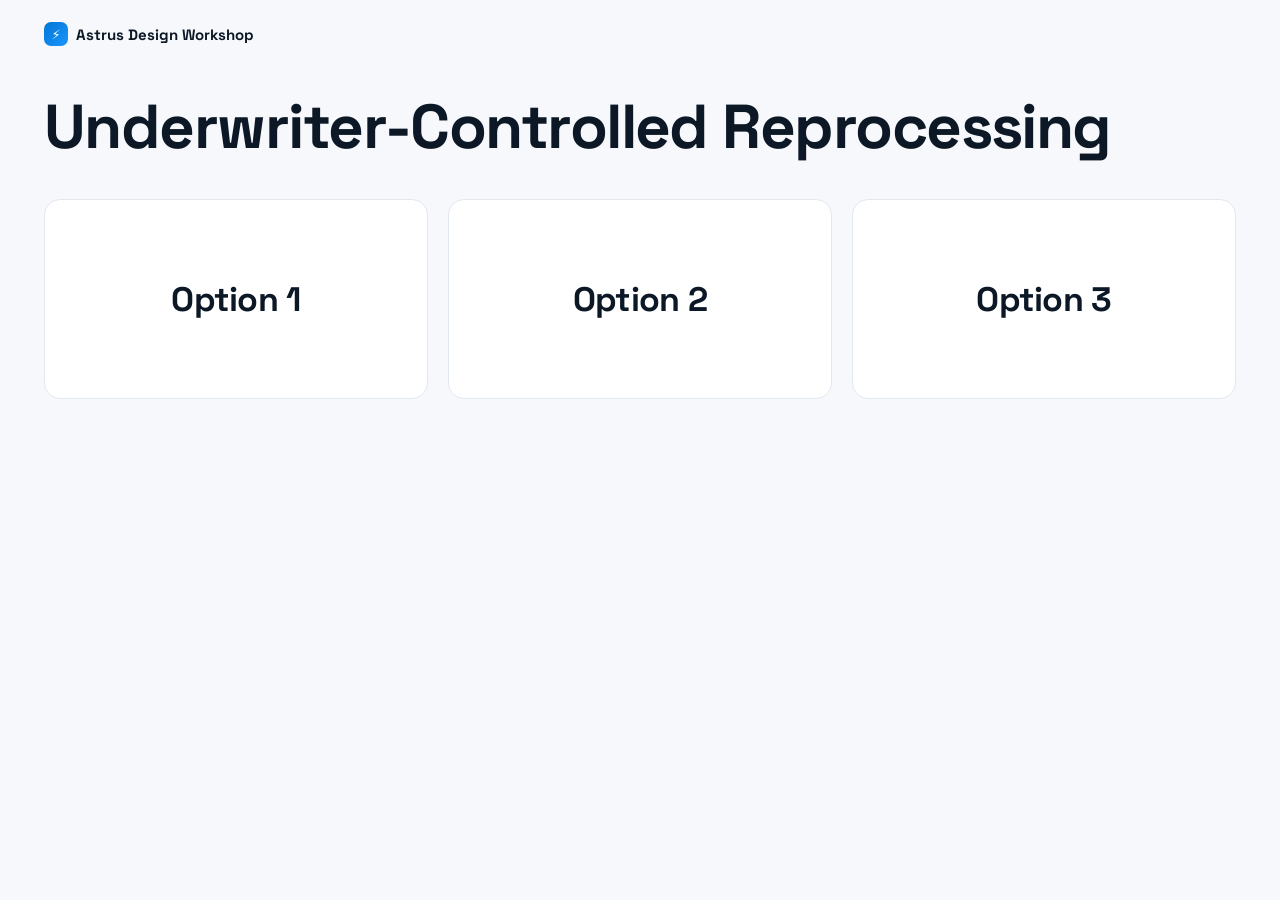
<file: index.html>
<!doctype html>
<html lang="en">
  <head>
    <meta charset="utf-8" />
    <meta name="viewport" content="width=device-width, initial-scale=1" />
    <title>Underwriter-Controlled Reprocessing</title>
    <link rel="preconnect" href="https://fonts.googleapis.com" />
    <link rel="preconnect" href="https://fonts.gstatic.com" crossorigin />
    <link href="https://fonts.googleapis.com/css2?family=Space+Grotesk:wght@500;600;700&family=Inter:wght@400;500;600&family=IBM+Plex+Mono:wght@500;600&display=swap" rel="stylesheet" />
    <style>
      :root {
        --ink: #0c1826; --ink-3: #6b7c90; --paper: #f6f8fb; --line: #e2e8f0;
        --blue: #0176d3; --blue-2: #1b96ff; --blue-dk: #014486;
        --disp: "Space Grotesk", system-ui, sans-serif; --body: "Inter", system-ui, sans-serif;
      }
      * { box-sizing: border-box; }
      body { margin: 0; font-family: var(--body); color: var(--ink); background: var(--paper); -webkit-font-smoothing: antialiased; }
      .wrap { max-width: 1240px; margin: 0 auto; padding: 0 24px; }
      .brand { display: flex; align-items: center; gap: 8px; padding: 22px 24px; max-width: 1240px; margin: 0 auto; font-family: var(--disp); font-weight: 700; font-size: 15px; }
      .brand .bolt { width: 24px; height: 24px; border-radius: 7px; background: linear-gradient(135deg, var(--blue), var(--blue-2)); color: #fff; display: grid; place-items: center; font-size: 13px; }
      h1 { font-family: var(--disp); font-weight: 700; font-size: clamp(30px, 5vw, 62px); line-height: 1.05; letter-spacing: -0.025em; margin: 26px 0 40px; }
      .grid { display: grid; grid-template-columns: repeat(auto-fill, minmax(300px, 1fr)); gap: 20px; padding-bottom: 70px; }
      .card {
        border: 1px solid var(--line); border-radius: 16px; background: #fff;
        min-height: 200px; display: grid; place-items: center; text-decoration: none;
        font-family: var(--disp); font-weight: 700; font-size: 34px; letter-spacing: -0.02em; color: var(--ink);
        transition: box-shadow 0.16s ease, border-color 0.16s ease, transform 0.1s ease;
      }
      .card:hover { box-shadow: 0 16px 34px -22px rgba(9,30,66,0.4); border-color: var(--blue); color: var(--blue-dk); }
      .card:active { transform: translateY(1px); }
      @media (prefers-reduced-motion: reduce) { * { transition: none !important; } }
    </style>
  </head>
  <body>
    <div class="brand"><span class="bolt">⚡</span> Astrus Design Workshop</div>
    <div class="wrap">
      <h1>Underwriter-Controlled Reprocessing</h1>
      <div class="grid" id="grid"></div>
    </div>
    <script>
      var C = [
        ["Option 1", "01-checklist"],
        ["Option 2", "02-timeline"],
        ["Option 3", "03-guided-rail"]
      ];
      document.getElementById("grid").innerHTML = C.map(function (c) {
        return '<a class="card" href="concepts/' + c[1] + '/index.html?mode=additional">' + c[0] + "</a>";
      }).join("");
    </script>
  </body>
</html>
</file>
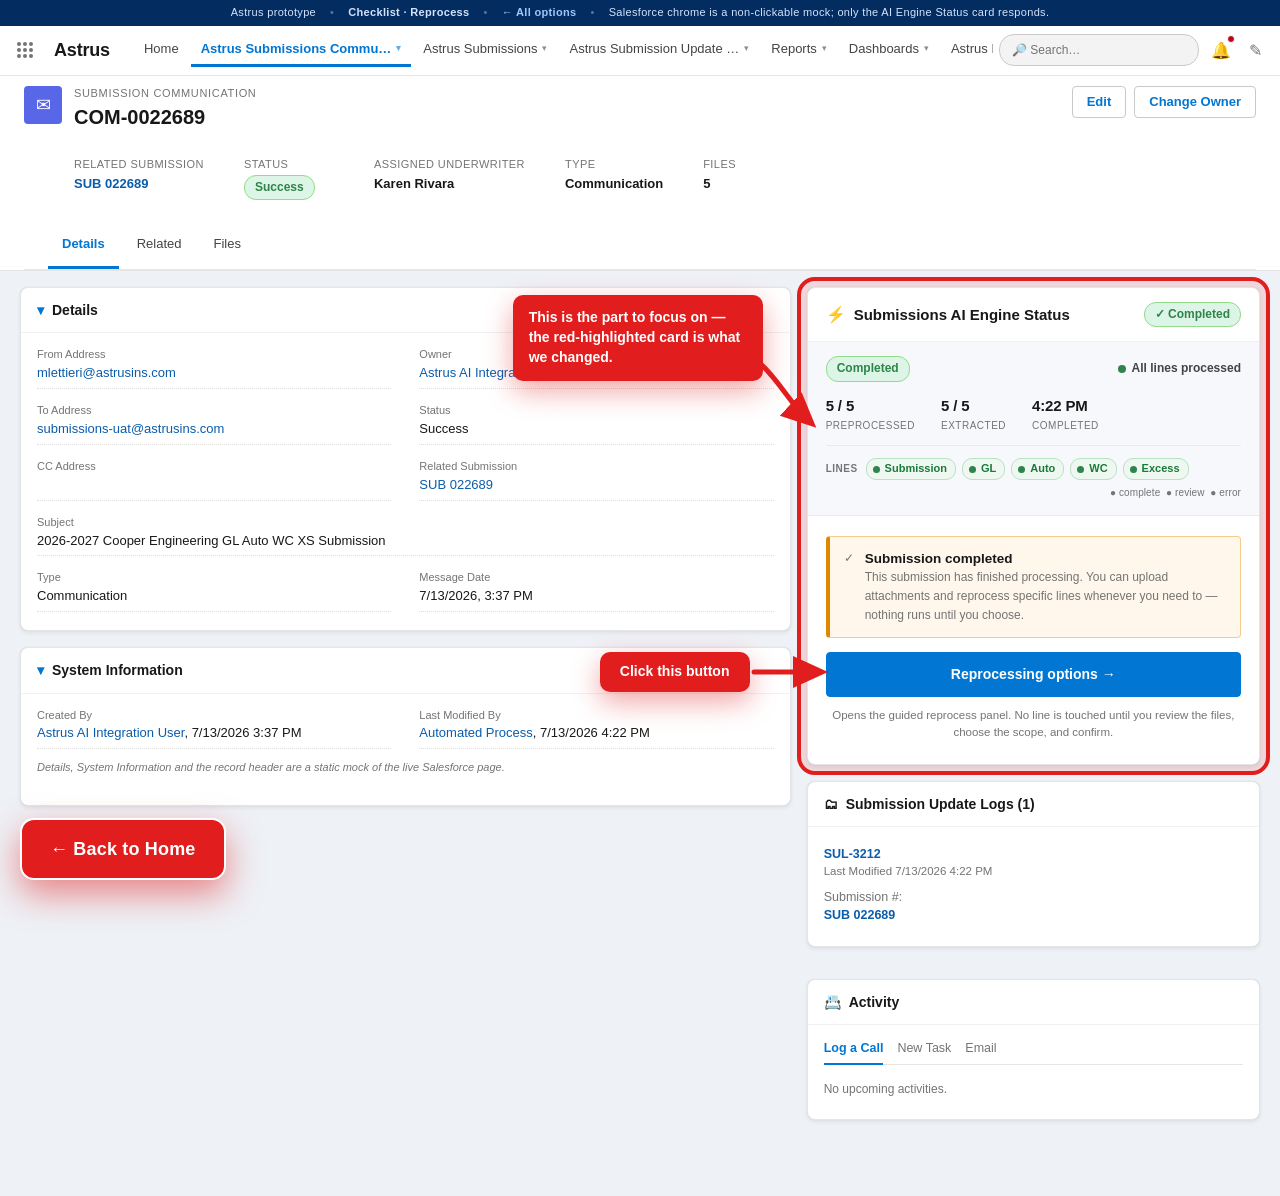
<file: concepts/01-checkbox-matrix/index.html>
<!doctype html>
<html lang="en">
  <head>
    <meta charset="utf-8" />
    <meta name="viewport" content="width=device-width, initial-scale=1" />
    <title>Astrus Reprocess · Checklist</title>
    <link rel="stylesheet" href="../../assets/shell.css" />
    <link rel="stylesheet" href="../../assets/cc.css" />
    <style>
      /* Concept 01 — Checklist: the RFC flow, LOB-only, at realistic card width */
      .ck-check {
        width: 20px;
        height: 20px;
        border-radius: 4px;
        border: 2px solid var(--sf-border-strong);
        background: #fff;
        cursor: pointer;
        display: inline-flex;
        align-items: center;
        justify-content: center;
        color: #fff;
        font-size: 13px;
        font-weight: 700;
        flex: none;
        padding: 0;
        transition: all 0.12s ease;
      }
      .ck-check.on {
        background: var(--sf-brand);
        border-color: var(--sf-brand);
      }
      .ck-check:hover {
        border-color: var(--sf-brand);
      }
      .lock-ic {
        font-size: 11px;
      }
    </style>
  </head>
  <body>
    <noscript>This interactive concept needs JavaScript.</noscript>
    <script src="../../assets/shell.js"></script>
    <script>
      (function () {
        const state = { moment: 0, scope: ASTRUS.newScope() };
        const _hm = location.hash.match(/m(\d)/);
        if (_hm) state.moment = Number(_hm[1]);
        let CTX;

        function badge() {
          const m = document.querySelector(".cc-badge-mount");
          if (m) m.innerHTML = '<span class="slds-badge badge-warning">Requires Review</span>';
        }

        function statusStrip() {
          const e = CTX.data.engine;
          return (
            '<dl class="cc-status">' +
            '<dt>Status</dt><dd><span class="slds-badge badge-warning">' + e.status + "</span></dd>" +
            "<dt>Stage</dt><dd>" + e.stage + "</dd>" +
            "<dt>Files</dt><dd>Preprocessed: " + e.filesPrep + " | Extracted: " + e.filesExt + "</dd>" +
            "<dt>Completed</dt><dd>" + e.completed + "</dd>" +
            "</dl>"
          );
        }

        function runSummaryHTML() {
          const r = CTX.computeRunSummary(state.scope);
          const empty = !CTX.data ? true : !state.scope.whole && state.scope.lob.size === 0;
          const icon = { docs: "📄", update: "↻", lock: "🔒", safe: "✓", protect: "🔒" };
          const lines = r.lines
            .map(
              (l) =>
                '<div class="run-line run-line--' + l.kind + '"><span class="rl-ic">' +
                (icon[l.kind] || "•") + "</span><span>" + CTX.esc(l.text) + "</span></div>"
            )
            .join("");
          const title = state.scope.whole
            ? "✓ What this run will do — entire submission"
            : empty
            ? "Nothing selected yet"
            : "✓ What this run will do — " + r.selectedCount + " of " + r.total + " lines";
          return (
            '<div class="run-summary' + (empty ? " is-empty" : "") + '">' +
            '<p class="run-summary-title">' + title + "</p>" +
            (empty
              ? '<p class="cc-hint" style="margin:0">No lines chosen. Pick a line below (or choose the entire submission) to see exactly what a reprocess would do.</p>'
              : lines) +
            "</div>"
          );
        }

        function render() {
          badge();
          const mount = document.getElementById("cc-body");
          mount.innerHTML = statusStrip();
          mount.appendChild(CTX.momentStepper(state.moment, go));
          const box = document.createElement("div");
          if (state.moment === 0) box.innerHTML = momentArrival();
          else if (state.moment === 1) box.innerHTML = momentFiles();
          else if (state.moment === 2) box.innerHTML = momentScope();
          else box.innerHTML = momentRun();
          mount.appendChild(box);
          bind(box);
        }

        function momentArrival() {
          return (
            CTX.bellAlertHTML() +
            '<div class="cc-actions"><button class="slds-btn slds-btn--brand" data-go="1">Review the files →</button></div>' +
            '<p class="cc-hint">A follow-up used to silently re-run the engine and overwrite your work. Now it just rings this bell — you decide what happens next.</p>'
          );
        }

        function momentFiles() {
          return (
            '<p class="cc-section-title">Review the documents</p>' +
            '<p class="cc-section-sub">Everything is included by default. Turn off anything the reprocess should ignore — like last year\'s vehicle schedule now that a revised one arrived.</p>' +
            CTX.renderFiles(state.scope) +
            '<div class="cc-actions"><button class="slds-btn" data-go="0">← Back</button><span class="spacer"></span>' +
            '<button class="slds-btn slds-btn--brand" data-go="2">Next: choose lines →</button></div>'
          );
        }

        function lineRow(l) {
          if (state.scope.whole) {
            return (
              '<div class="line-row forced"><span class="line-name">' + CTX.esc(l.label) +
              '</span><span class="line-state">Will run ✓</span></div>'
            );
          }
          const on = state.scope.lob.has(l.id);
          return (
            '<div class="line-row ' + (on ? "on" : "locked") + '">' +
            '<button class="ck-check' + (on ? " on" : "") + '" data-line="' + l.id +
            '" aria-pressed="' + on + '" aria-label="Update ' + CTX.esc(l.label) + '">' + (on ? "✓" : "") + "</button>" +
            '<span class="line-name">' + CTX.esc(l.label) + "</span>" +
            '<span class="line-state">' + (on ? "Will run" : '<span class="lock-ic">🔒</span> Locked') + "</span>" +
            "</div>"
          );
        }

        function momentScope() {
          const rows = CTX.data.lobs.map(lineRow).join("");
          return (
            '<p class="cc-section-title">Choose what this reprocess may update</p>' +
            '<p class="cc-section-sub">All lines off by default. A reprocess re-reads your included documents and re-runs only the lines you turn on — everything else stays locked.</p>' +
            '<div class="cc-mode">' +
            '<div class="cc-mode-opt' + (!state.scope.whole ? " on" : "") + '" data-mode="selected"><span class="cc-mode-radio"></span><div><div class="cc-mode-title">Only the lines I choose</div><div class="cc-mode-desc">Turn on individual lines below; the rest stay locked.</div></div></div>' +
            '<div class="cc-mode-opt' + (state.scope.whole ? " on" : "") + '" data-mode="whole"><span class="cc-mode-radio"></span><div><div class="cc-mode-title">Reprocess the entire submission</div><div class="cc-mode-desc">Re-run all ' + CTX.data.lobs.length + ' lines from the included documents.</div></div></div>' +
            "</div>" +
            '<div class="line-list">' + rows + "</div>" +
            runSummaryHTML() +
            '<div class="cc-actions"><button class="slds-btn" data-go="1">← Back to files</button><span class="spacer"></span>' +
            '<button class="slds-btn slds-btn--brand" data-go="3">Review &amp; reprocess →</button></div>'
          );
        }

        function momentRun() {
          return (
            '<p class="cc-section-title">Ready to reprocess</p>' +
            runSummaryHTML() +
            '<div class="cc-alert cc-alert--lock" style="margin-top:14px"><div class="cc-alert-ic">🔒</div><div><strong>' +
            CTX.esc(CTX.data.protectedField) + "</strong> is never overwritten by a reprocess, and no submission-level fields are pushed. Astrus fills premium once as an early estimate; after that it's yours.</div></div>" +
            '<div class="cc-actions">' +
            '<button class="slds-btn slds-btn--brand" data-reprocess ' + (!CTX.hasSelectionState() ? "disabled" : "") + ">Reprocess</button>" +
            '<button class="slds-btn" data-processnew>Process as New</button>' +
            '<span class="spacer"></span><button class="slds-btn" data-go="2">← Adjust</button></div>' +
            '<p class="cc-hint"><strong>Reprocess</strong> runs against the scope above. <strong>Process as New</strong> ignores scope and rebuilds a brand-new submission from scratch.</p>'
          );
        }

        function go(i) {
          state.moment = i;
          history.replaceState(null, "", "#m" + i);
          render();
        }

        function bind(box) {
          box.querySelectorAll("[data-go]").forEach((b) => (b.onclick = () => go(Number(b.dataset.go))));
          box.querySelectorAll(".doc-toggle").forEach((b) => {
            b.onclick = () => {
              const n = b.dataset.doc;
              state.scope.excludedDocs.has(n) ? state.scope.excludedDocs.delete(n) : state.scope.excludedDocs.add(n);
              render();
            };
          });
          box.querySelectorAll("[data-mode]").forEach((b) => {
            b.onclick = () => {
              state.scope.whole = b.dataset.mode === "whole";
              render();
            };
          });
          box.querySelectorAll("[data-line]").forEach((b) => {
            b.onclick = () => {
              const id = b.dataset.line;
              state.scope.lob.has(id) ? state.scope.lob.delete(id) : state.scope.lob.add(id);
              render();
            };
          });
          const rp = box.querySelector("[data-reprocess]");
          if (rp)
            rp.onclick = async () => {
              const ok = await CTX.runReprocess(state.scope);
              if (ok) {
                state.scope = ASTRUS.newScope();
                go(0);
              }
            };
          const pn = box.querySelector("[data-processnew]");
          if (pn)
            pn.onclick = async () => {
              const ok = await CTX.confirmModal({
                title: "Process as a new submission?",
                body: "<p>This ignores your scope and rebuilds <strong>everything</strong> as a fresh, potentially duplicate submission. Use it only for a genuinely new deal.</p>",
                confirmLabel: "Process as New",
                destructive: true
              });
              if (ok) CTX.toast("success", "Process as New initiated", "A new submission has been sent to the AI engine.");
            };
        }

        window.CONCEPT = {
          name: "Checklist",
          render: function (mount, ctx) {
            CTX = ctx;
            CTX.hasSelectionState = () => state.scope.whole || state.scope.lob.size > 0;
            render();
          }
        };
        ASTRUS.boot(window.CONCEPT);
      })();
    </script>
  </body>
</html>
</file>
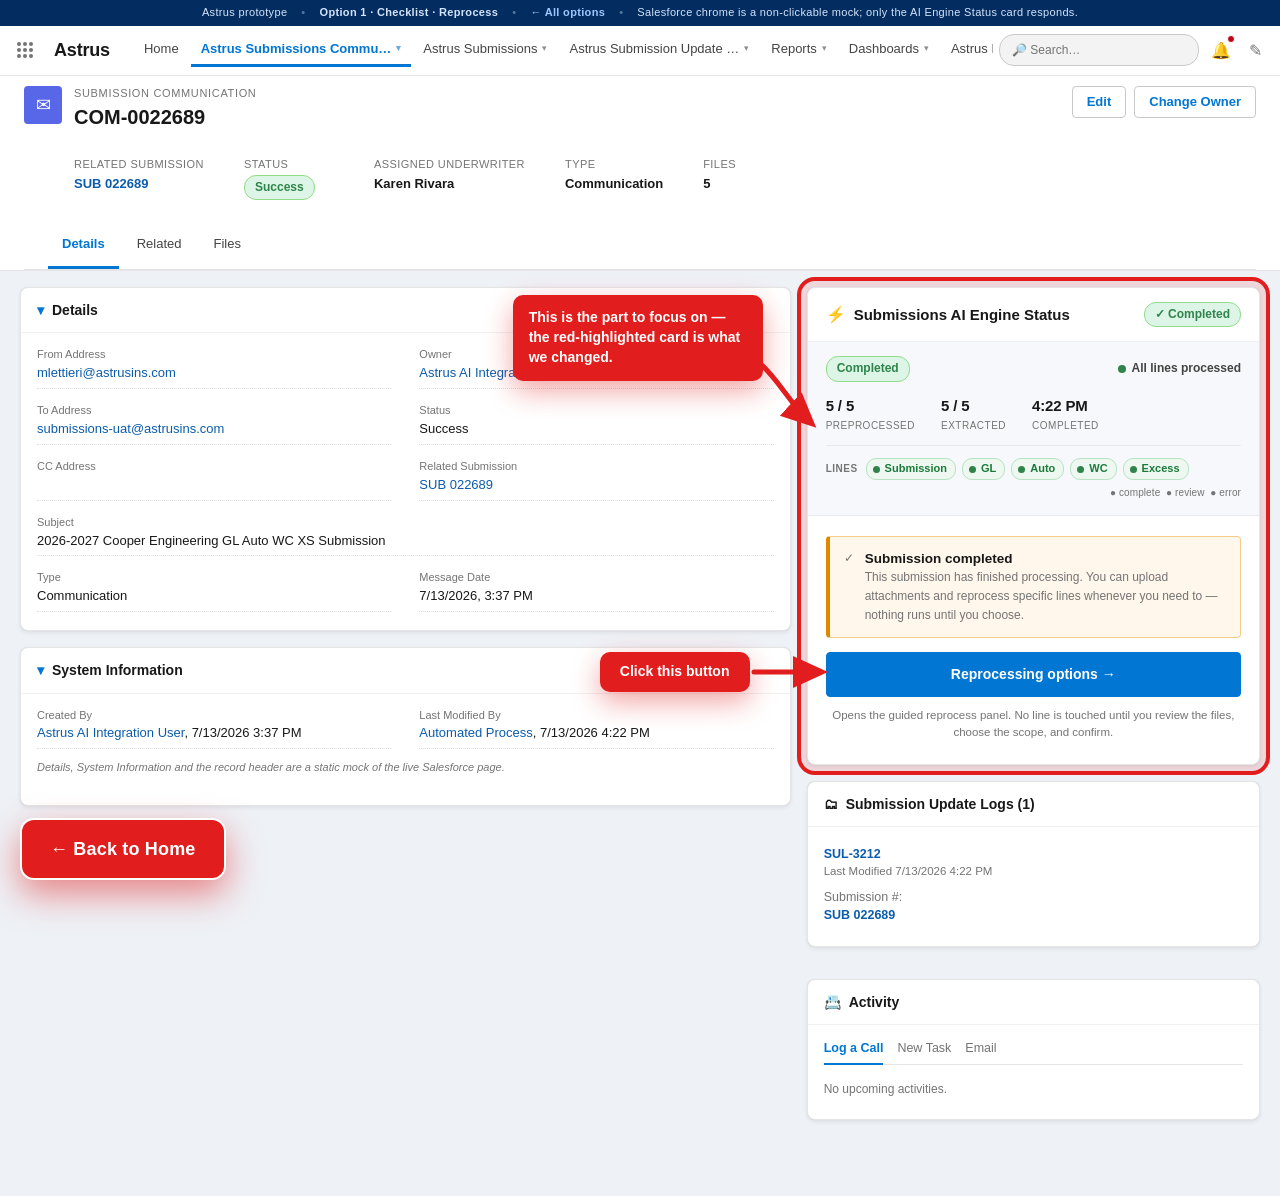
<file: concepts/01-checklist/index.html>
<!doctype html>
<html lang="en">
  <head>
    <meta charset="utf-8" />
    <meta name="viewport" content="width=device-width, initial-scale=1" />
    <meta http-equiv="Cache-Control" content="no-cache, no-store, must-revalidate" />
    <meta http-equiv="Pragma" content="no-cache" />
    <meta http-equiv="Expires" content="0" />
    <title>Astrus · Checklist</title>
    <link rel="stylesheet" href="../../assets/shell.css?v=11" />
    <link rel="stylesheet" href="../../assets/cc.css?v=11" />
  </head>
  <body>
    <noscript>This interactive concept needs JavaScript.</noscript>
    <script src="../../assets/shell.js?v=11"></script>
    <script>
      (function () {
        const state = { moment: 0, max: 0, err: null, scope: ASTRUS.newScope() };
        let CTX;

        function gate(step) {
          if (step === 0) return CTX.uploadError(state.scope);
          if (step === 2) return CTX.lineError(state.scope);
          return null;
        }
        function countChip() {
          const n = CTX.selectedCount(state.scope);
          return '<span class="cc-count' + (n === 0 ? " none" : "") + '">' + n + " of " + CTX.data.lines.length + " lines</span>";
        }
        function errHTML() {
          return state.err ? '<div class="cc-err">⚠ ' + CTX.esc(state.err) + "</div>" : "";
        }
        function runSummaryHTML() {
          const r = CTX.computeRunSummary(state.scope);
          const empty = !CTX.hasSelection(state.scope);
          const icon = { docs: "📄", populate: "✓", lock: "🔒", protect: "🔒" };
          const lines = r.lines.map((l) => '<div class="run-line run-line--' + l.kind + '"><span class="rl-ic">' + (icon[l.kind] || "•") + "</span><span>" + CTX.esc(l.text) + "</span></div>").join("");
          return '<div class="run-summary' + (empty ? " is-empty" : "") + '">' + (empty ? '<p class="cc-hint" style="margin:0">Pick a line to preview.</p>' : lines) + "</div>";
        }

        function render() {
          if (state.err && !gate(state.moment)) state.err = null;
          const mount = document.getElementById("cc-body");
          mount.innerHTML = "";
          mount.appendChild(CTX.momentStepper(state.moment, onStep, state.max));
          const box = document.createElement("div");
          if (state.moment === 0) box.innerHTML = CTX.bannerHTML() + mUpload();
          else if (state.moment === 1) box.innerHTML = mReview();
          else if (state.moment === 2) box.innerHTML = mLines();
          else box.innerHTML = mFinal();
          mount.appendChild(box);
          bind(box);
          if (state.moment === 0) CTX.bindUploadStep(box, state.scope, render);
        }

        function mUpload() {
          return CTX.renderUploadStep(state.scope) + errHTML() +
            '<div class="cc-actions"><span class="spacer"></span><button class="slds-btn slds-btn--brand" data-next>Next: review →</button></div>';
        }
        function mReview() {
          return CTX.renderReview(state.scope) + errHTML() +
            '<div class="cc-actions"><button class="slds-btn" data-back>← Upload</button><span class="spacer"></span><button class="slds-btn slds-btn--brand" data-next>Next: scope →</button></div>';
        }
        function mLines() {
          return (
            CTX.renderScopePicker(state.scope) +
            runSummaryHTML() + errHTML() +
            '<div class="cc-actions"><button class="slds-btn" data-back>← Review</button><span class="spacer"></span><button class="slds-btn slds-btn--brand" data-next>Next →</button></div>'
          );
        }
        function mFinal() {
          const runnable = CTX.canRun(state.scope);
          return (
            '<div class="cc-title-row"><p class="cc-section-title">' + CTX.finalLabel + "</p>" + countChip() + "</div>" +
            runSummaryHTML() +
            (runnable ? "" : '<p class="cc-hint">' + (state.scope.whole ? "Confirm the overwrite on the Scope step to continue." : "Pick at least one line or quote on the Scope step.") + "</p>") +
            '<div class="cc-actions"><button class="slds-btn" data-back>← Scope</button><span class="spacer"></span>' +
            '<button class="slds-btn slds-btn--brand" data-run' + (runnable ? "" : " disabled") + ">" + CTX.finalLabel + " →</button></div>"
          );
        }

        function go(i) { state.moment = i; state.max = Math.max(state.max, i); state.err = null; render(); }
        function onStep(i) { if (i <= state.max) go(i); }
        function next() {
          const e = gate(state.moment);
          if (e) { state.err = e; render(); return; }
          go(state.moment + 1);
        }
        function back() { state.err = null; state.moment = Math.max(0, state.moment - 1); render(); }

        function bind(box) {
          const nx = box.querySelector("[data-next]");
          if (nx) nx.onclick = next;
          const bk = box.querySelector("[data-back]");
          if (bk) bk.onclick = back;
          box.querySelectorAll(".doc-toggle").forEach((b) => (b.onclick = () => { const n = b.dataset.doc; state.scope.excludedDocs.has(n) ? state.scope.excludedDocs.delete(n) : state.scope.excludedDocs.add(n); render(); }));
          CTX.bindScopePicker(box, state.scope, render);
          const rp = box.querySelector("[data-run]");
          if (rp) rp.onclick = async () => { const ok = await CTX.runProcess(state.scope); if (ok) { state.scope = ASTRUS.newScope(); state.max = 0; go(0); } };
        }

        window.CONCEPT = { name: "Option 1 · Checklist", render: function (mount, ctx) { CTX = ctx; render(); } };
        ASTRUS.boot(window.CONCEPT);
      })();
    </script>
  </body>
</html>
</file>
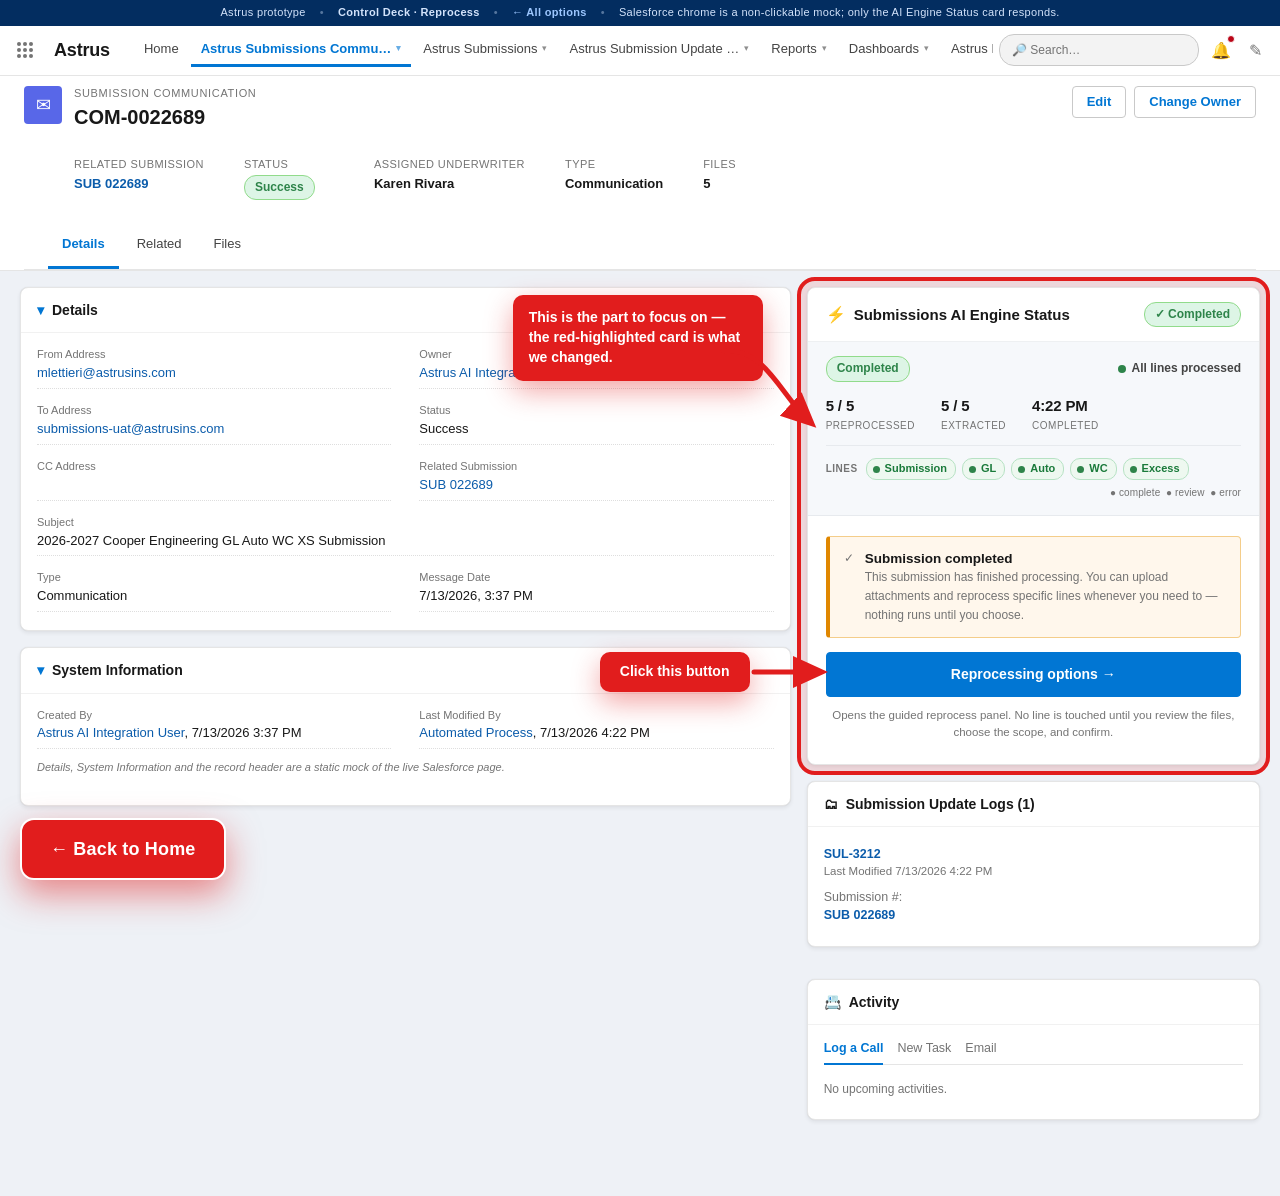
<file: concepts/02-control-deck/index.html>
<!doctype html>
<html lang="en">
  <head>
    <meta charset="utf-8" />
    <meta name="viewport" content="width=device-width, initial-scale=1" />
    <title>Astrus Reprocess · Control Deck</title>
    <link rel="stylesheet" href="../../assets/shell.css" />
    <link rel="stylesheet" href="../../assets/cc.css" />
    <style>
      /* ---- Concept 02: Control Deck (breaker-panel LOB cards, realistic width) ---- */

      /* the deck itself: a stacked panel of control cards, breaker-box feel */
      .cd-deck {
        display: flex;
        flex-direction: column;
        gap: 8px;
        padding: 8px;
        background: linear-gradient(180deg, #eef0f3, #e6e9ee);
        border: 1px solid var(--sf-border-strong);
        border-radius: var(--sf-radius-lg);
        box-shadow: inset 0 1px 3px rgba(0, 0, 0, 0.08);
      }

      .cd-card {
        display: flex;
        align-items: center;
        gap: 10px;
        background: #fff;
        border: 1px solid var(--sf-border);
        border-radius: var(--sf-radius);
        padding: 11px 12px;
        box-shadow: 0 1px 2px rgba(0, 0, 0, 0.06);
        transition: box-shadow 0.12s ease, border-color 0.12s ease, background 0.12s ease;
      }
      .cd-card.locked {
        background: #fafbfc;
      }
      .cd-card.on {
        border-color: var(--sf-brand-accent);
        background: #eef4fb;
        box-shadow: 0 2px 6px rgba(1, 118, 211, 0.14);
      }
      .cd-card.forced {
        border-color: var(--sf-brand-accent);
        background: #eef4fb;
      }

      .cd-num {
        flex: none;
        width: 18px;
        font-size: 10.5px;
        font-weight: 700;
        color: var(--sf-text-weaker);
        font-variant-numeric: tabular-nums;
      }

      .cd-main {
        flex: 1 1 auto;
        min-width: 0;
        display: flex;
        flex-direction: column;
        gap: 2px;
      }
      .cd-name {
        font-weight: 700;
        font-size: 13px;
        color: var(--sf-text);
      }
      .cd-card.locked .cd-name {
        color: var(--sf-text-weaker);
      }
      .cd-state {
        font-size: 10.5px;
        font-weight: 700;
        text-transform: uppercase;
        letter-spacing: 0.03em;
        display: inline-flex;
        align-items: center;
        gap: 4px;
      }
      .cd-card.on .cd-state,
      .cd-card.forced .cd-state {
        color: var(--sf-success);
      }
      .cd-card.locked .cd-state {
        color: var(--sf-text-weaker);
      }
      .cd-lock-ic {
        font-size: 10.5px;
      }

      /* make the switch feel tactile: a subtle track groove + press */
      .cd-card .sw {
        box-shadow: inset 0 1px 2px rgba(0, 0, 0, 0.25);
        flex: none;
      }
      .cd-card .sw:active::after {
        width: calc(var(--h) - 2px);
      }
      .cd-card .sw:hover {
        background: #b7bcc4;
      }
      .cd-card .sw.on:hover {
        background: var(--sf-brand-dark);
      }
      .cd-card .sw:focus-visible {
        outline: 2px solid var(--sf-brand-accent);
        outline-offset: 2px;
      }
      .cd-card .sw:disabled {
        cursor: default;
        opacity: 0.55;
      }
      .cd-forced-tag {
        flex: none;
        font-size: 10.5px;
        font-weight: 700;
        color: var(--sf-brand-dark);
      }
    </style>
  </head>
  <body>
    <noscript>This interactive concept needs JavaScript.</noscript>
    <script src="../../assets/shell.js"></script>
    <script>
      (function () {
        const state = { moment: 0, scope: ASTRUS.newScope() };
        const _hm = location.hash.match(/m(\d)/);
        if (_hm) state.moment = Number(_hm[1]);
        let CTX;

        function badge() {
          const m = document.querySelector(".cc-badge-mount");
          if (m) m.innerHTML = '<span class="slds-badge badge-warning">Requires Review</span>';
        }

        function statusStrip() {
          const e = CTX.data.engine;
          return (
            '<dl class="cc-status">' +
            '<dt>Status</dt><dd><span class="slds-badge badge-warning">' + e.status + "</span></dd>" +
            "<dt>Stage</dt><dd>" + e.stage + "</dd>" +
            "<dt>Files</dt><dd>Preprocessed: " + e.filesPrep + " | Extracted: " + e.filesExt + "</dd>" +
            "<dt>Completed</dt><dd>" + e.completed + "</dd>" +
            "</dl>"
          );
        }

        function runSummaryHTML() {
          const r = CTX.computeRunSummary(state.scope);
          const empty = !state.scope.whole && state.scope.lob.size === 0;
          const icon = { docs: "📄", update: "↻", lock: "🔒", safe: "✓", protect: "🔒" };
          const lines = r.lines
            .map(
              (l) =>
                '<div class="run-line run-line--' + l.kind + '"><span class="rl-ic">' +
                (icon[l.kind] || "•") + "</span><span>" + CTX.esc(l.text) + "</span></div>"
            )
            .join("");
          const title = state.scope.whole
            ? "✓ What this run will do — entire submission"
            : empty
            ? "Nothing armed yet"
            : "✓ What this run will do — " + r.selectedCount + " of " + r.total + " lines";
          return (
            '<div class="run-summary' + (empty ? " is-empty" : "") + '">' +
            '<p class="run-summary-title">' + title + "</p>" +
            (empty
              ? '<p class="cc-hint" style="margin:0">No lines armed. Flip a switch on the deck below (or choose the entire submission) to see exactly what a reprocess would do.</p>'
              : lines) +
            "</div>"
          );
        }

        function render() {
          badge();
          const mount = document.getElementById("cc-body");
          mount.innerHTML = statusStrip();
          mount.appendChild(CTX.momentStepper(state.moment, go));
          const box = document.createElement("div");
          if (state.moment === 0) box.innerHTML = momentArrival();
          else if (state.moment === 1) box.innerHTML = momentFiles();
          else if (state.moment === 2) box.innerHTML = momentScope();
          else box.innerHTML = momentRun();
          mount.appendChild(box);
          bind(box);
        }

        function momentArrival() {
          return (
            CTX.bellAlertHTML() +
            '<div class="cc-actions"><button class="slds-btn slds-btn--brand" data-go="1">Review the files →</button></div>' +
            '<p class="cc-hint">A follow-up used to silently re-run the engine and overwrite your work. Now it just rings this bell — you decide what happens next.</p>'
          );
        }

        function momentFiles() {
          return (
            '<p class="cc-section-title">Review the documents</p>' +
            '<p class="cc-section-sub">Everything is included by default. Turn off anything the reprocess should ignore — like last year\'s vehicle schedule now that a revised one arrived.</p>' +
            CTX.renderFiles(state.scope) +
            '<div class="cc-actions"><button class="slds-btn" data-go="0">← Back</button><span class="spacer"></span>' +
            '<button class="slds-btn slds-btn--brand" data-go="2">Next: choose lines →</button></div>'
          );
        }

        function deckCardHTML(l, i) {
          const num = String(i + 1).padStart(2, "0");
          if (state.scope.whole) {
            return (
              '<div class="cd-card forced"><span class="cd-num">' + num + "</span>" +
              '<div class="cd-main"><span class="cd-name">' + CTX.esc(l.label) + "</span>" +
              '<span class="cd-state">Will run ✓</span></div>' +
              '<span class="cd-forced-tag">Forced on</span></div>'
            );
          }
          const on = state.scope.lob.has(l.id);
          return (
            '<div class="cd-card ' + (on ? "on" : "locked") + '">' +
            '<span class="cd-num">' + num + "</span>" +
            '<div class="cd-main"><span class="cd-name">' + CTX.esc(l.label) + "</span>" +
            '<span class="cd-state">' +
            (on ? "Will run" : '<span class="cd-lock-ic">🔒</span> Locked') +
            "</span></div>" +
            '<button class="sw' + (on ? " on" : "") + '" data-line="' + l.id +
            '" role="switch" aria-checked="' + on + '" aria-label="Arm ' + CTX.esc(l.label) + ' for reprocess"></button>' +
            "</div>"
          );
        }

        function momentScope() {
          const cards = CTX.data.lobs.map(deckCardHTML).join("");
          return (
            '<p class="cc-section-title">Control Deck — arm what this reprocess may update</p>' +
            '<p class="cc-section-sub">Every line starts locked. Flip a switch to arm a line for reprocess — everything else stays untouched.</p>' +
            '<div class="cc-mode">' +
            '<div class="cc-mode-opt' + (!state.scope.whole ? " on" : "") + '" data-mode="selected"><span class="cc-mode-radio"></span><div><div class="cc-mode-title">Only the lines I choose</div><div class="cc-mode-desc">Flip switches on the deck below; the rest stay locked.</div></div></div>' +
            '<div class="cc-mode-opt' + (state.scope.whole ? " on" : "") + '" data-mode="whole"><span class="cc-mode-radio"></span><div><div class="cc-mode-title">Reprocess the entire submission</div><div class="cc-mode-desc">Force every line on the deck to run.</div></div></div>' +
            "</div>" +
            '<div class="cd-deck">' + cards + "</div>" +
            runSummaryHTML() +
            '<div class="cc-actions"><button class="slds-btn" data-go="1">← Back to files</button><span class="spacer"></span>' +
            '<button class="slds-btn slds-btn--brand" data-go="3">Review &amp; reprocess →</button></div>'
          );
        }

        function momentRun() {
          return (
            '<p class="cc-section-title">Ready to reprocess</p>' +
            runSummaryHTML() +
            '<div class="cc-alert cc-alert--lock" style="margin-top:14px"><div class="cc-alert-ic">🔒</div><div><strong>' +
            CTX.esc(CTX.data.protectedField) + "</strong> is never overwritten by a reprocess, and no submission-level fields are pushed. Astrus fills premium once as an early estimate; after that it's yours.</div></div>" +
            '<div class="cc-actions">' +
            '<button class="slds-btn slds-btn--brand" data-reprocess ' + (!CTX.hasSelectionState() ? "disabled" : "") + ">Reprocess</button>" +
            '<button class="slds-btn" data-processnew>Process as New</button>' +
            '<span class="spacer"></span><button class="slds-btn" data-go="2">← Adjust deck</button></div>' +
            '<p class="cc-hint"><strong>Reprocess</strong> runs against the scope above. <strong>Process as New</strong> ignores scope and rebuilds a brand-new submission from scratch.</p>'
          );
        }

        function go(i) {
          state.moment = i;
          history.replaceState(null, "", "#m" + i);
          render();
        }

        function bind(box) {
          box.querySelectorAll("[data-go]").forEach((b) => (b.onclick = () => go(Number(b.dataset.go))));
          box.querySelectorAll(".doc-toggle").forEach((b) => {
            b.onclick = () => {
              const n = b.dataset.doc;
              state.scope.excludedDocs.has(n) ? state.scope.excludedDocs.delete(n) : state.scope.excludedDocs.add(n);
              render();
            };
          });
          box.querySelectorAll("[data-mode]").forEach((b) => {
            b.onclick = () => {
              state.scope.whole = b.dataset.mode === "whole";
              render();
            };
          });
          box.querySelectorAll("[data-line]").forEach((b) => {
            b.onclick = () => {
              const id = b.dataset.line;
              state.scope.lob.has(id) ? state.scope.lob.delete(id) : state.scope.lob.add(id);
              render();
            };
          });
          const rp = box.querySelector("[data-reprocess]");
          if (rp)
            rp.onclick = async () => {
              const ok = await CTX.runReprocess(state.scope);
              if (ok) {
                state.scope = ASTRUS.newScope();
                go(0);
              }
            };
          const pn = box.querySelector("[data-processnew]");
          if (pn)
            pn.onclick = async () => {
              const ok = await CTX.confirmModal({
                title: "Process as a new submission?",
                body: "<p>This ignores your scope and rebuilds <strong>everything</strong> as a fresh, potentially duplicate submission. Use it only for a genuinely new deal.</p>",
                confirmLabel: "Process as New",
                destructive: true
              });
              if (ok) CTX.toast("success", "Process as New initiated", "A new submission has been sent to the AI engine.");
            };
        }

        window.CONCEPT = {
          name: "Control Deck",
          render: function (mount, ctx) {
            CTX = ctx;
            CTX.hasSelectionState = () => state.scope.whole || state.scope.lob.size > 0;
            render();
          }
        };
        ASTRUS.boot(window.CONCEPT);
      })();
    </script>
  </body>
</html>
</file>
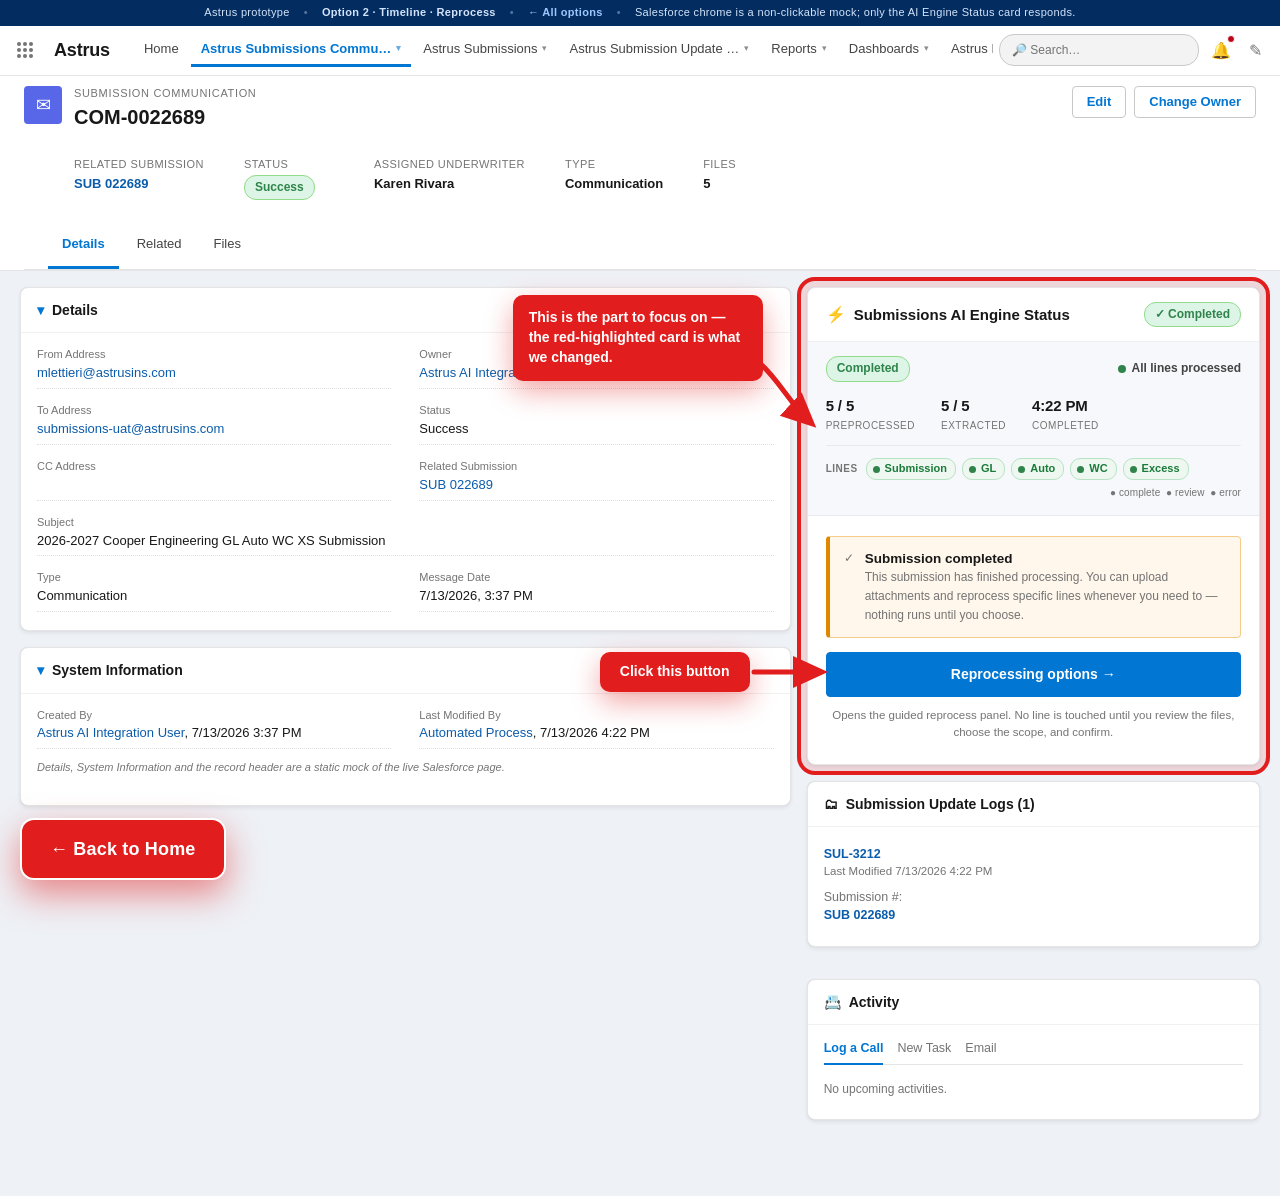
<file: concepts/02-timeline/index.html>
<!doctype html>
<html lang="en">
  <head>
    <meta charset="utf-8" />
    <meta name="viewport" content="width=device-width, initial-scale=1" />
    <meta http-equiv="Cache-Control" content="no-cache, no-store, must-revalidate" />
    <meta http-equiv="Pragma" content="no-cache" />
    <meta http-equiv="Expires" content="0" />
    <title>Astrus · Timeline</title>
    <link rel="stylesheet" href="../../assets/shell.css?v=11" />
    <link rel="stylesheet" href="../../assets/cc.css?v=11" />
    <style>
      /* ---- vertical timeline rail (concept-local) ------------------------- */
      .tl-rail { position: relative; max-width: 430px; }
      .tl-node { position: relative; display: flex; gap: 12px; }
      .tl-rail-col { flex: none; width: 26px; position: relative; display: flex; justify-content: center; }
      .tl-rail-col::before {
        content: ""; position: absolute; top: 0; bottom: 0; left: 50%; width: 2px;
        background: #dde3ea; transform: translateX(-50%); z-index: 0;
      }
      .tl-node:first-child .tl-rail-col::before { top: 13px; }
      .tl-node:last-child .tl-rail-col::before { bottom: auto; height: 13px; }
      .tl-dot {
        position: relative; z-index: 1; width: 26px; height: 26px; border-radius: 50%;
        display: grid; place-items: center; font-size: 12px; font-weight: 800;
        background: #fff; border: 2.5px solid #c9cdd3; color: #8a94a0; flex: none;
        box-shadow: 0 0 0 3px #fff;
      }
      .tl-node--done .tl-dot { background: #2e844a; border-color: #2e844a; color: #fff; }
      .tl-node--active .tl-dot { background: #0176d3; border-color: #0176d3; color: #fff; box-shadow: 0 0 0 3px #fff, 0 0 0 6px #dceafb; }
      .tl-node--upcoming .tl-dot { background: #fff; border-color: #c9cdd3; color: #8a94a0; }
      .tl-content { flex: 1; min-width: 0; padding-bottom: 16px; }
      .tl-node:last-child .tl-content { padding-bottom: 0; }
      .tl-head {
        display: flex; align-items: baseline; gap: 8px; width: 100%; background: none; border: none;
        padding: 2px 0; cursor: pointer; text-align: left; font: inherit; color: inherit;
      }
      .tl-head-title { font-weight: 700; font-size: 13.5px; color: var(--sf-text); white-space: nowrap; overflow: hidden; text-overflow: ellipsis; }
      .tl-head-summary { font-size: 11.5px; color: var(--sf-text-weaker); flex: none; margin-left: auto; padding-left: 8px; }
      .tl-node--done .tl-head-title { color: #0a3d1c; }
      .tl-node--active .tl-head-title { color: #014486; font-size: 14.5px; }
      .tl-node--upcoming .tl-head-title { color: #8a94a0; font-weight: 600; }
      .tl-node--locked .tl-dot { background: #f4f5f7; border-color: #dde3ea; color: #b7bec7; font-size: 11px; }
      .tl-node--locked .tl-head-title { color: #b7bec7; font-weight: 600; }
      .tl-node--locked .tl-head { cursor: not-allowed; }
      .tl-node--hist .tl-head { cursor: default; }
      .tl-head:hover .tl-head-title { text-decoration: underline; }
      .tl-node--hist .tl-head:hover .tl-head-title,
      .tl-node--upcoming .tl-head:hover .tl-head-title,
      .tl-node--locked .tl-head:hover .tl-head-title { text-decoration: none; }
      .tl-node--upcoming .tl-head:hover .tl-head-title { color: #0176d3; }
      .tl-body {
        margin-top: 9px; border: 1.5px solid #b6d8f7; background: #f7fbff; border-radius: 10px;
        padding: 12px 14px 14px;
      }
      .tl-node--done-final .tl-dot { background: #2e844a; border-color: #2e844a; color: #fff; }
      .tl-node--done-final .tl-head-title { color: #0a3d1c; }
      .tl-reset-link { background: none; border: none; color: var(--sf-brand); font: inherit; font-weight: 700; cursor: pointer; padding: 0; text-decoration: underline; font-size: 12px; margin-top: 2px; }
    </style>
  </head>
  <body>
    <noscript>This interactive concept needs JavaScript.</noscript>
    <script src="../../assets/shell.js?v=11"></script>
    <script>
      (function () {
        const state = { moment: 0, max: 0, err: null, scope: null, runs: [] };
        let CTX, MOUNT;

        const NODE_TITLES = ["Upload additional attachments", "Review attachments", "Choose what to reprocess", ""];
        function nowTitle() { return "NOW — " + CTX.finalLabel; }

        // gate helpers — return an error string, or null if the current node is satisfied
        function gate(step) {
          if (step === 0) return CTX.uploadError(state.scope);
          if (step === 2) return CTX.lineError(state.scope);
          return null;
        }
        function errHTML() {
          return state.err ? '<div class="cc-err">⚠ ' + CTX.esc(state.err) + "</div>" : "";
        }

        function statusTitle() {
          return CTX.mode === "additional" ? "Submission completed · " + CTX.data.sub : "Communication created";
        }

        function countChip() {
          const n = CTX.selectedCount(state.scope);
          return '<span class="cc-count' + (n === 0 ? " none" : "") + '">' + n + " of " + CTX.data.lines.length + " lines</span>";
        }

        function runSummaryHTML() {
          const r = CTX.computeRunSummary(state.scope);
          const empty = !CTX.hasSelection(state.scope);
          const icon = { docs: "📄", populate: "✓", lock: "🔒", protect: "🔒" };
          const lines = r.lines
            .map((l) => '<div class="run-line run-line--' + l.kind + '"><span class="rl-ic">' + (icon[l.kind] || "•") + "</span><span>" + CTX.esc(l.text) + "</span></div>")
            .join("");
          return '<div class="run-summary' + (empty ? " is-empty" : "") + '">' + (empty ? '<p class="cc-hint" style="margin:0">Pick a line, or the entire submission.</p>' : lines) + "</div>";
        }

        /* ---- collapsed summary text for a done node -------------------- */
        function summaryFor(i) {
          if (i === 0) {
            const n = state.scope.uploaded.length;
            return n ? n + (n === 1 ? " file" : " files") + " uploaded" : "no new files";
          }
          if (i === 1) {
            return CTX.includedDocs(state.scope).length + " of " + CTX.docsInPlay(state.scope).length + " included";
          }
          if (i === 2) {
            return state.scope.whole ? "Entire submission" : CTX.selectedCount(state.scope) + " of " + CTX.data.lines.length + " lines";
          }
          return "";
        }

        /* ---- action bar --------------------------------------------------- */
        function actions(backIdx, backLabel, forwardHtml) {
          return (
            '<div class="cc-actions">' +
            (backIdx != null ? '<button class="slds-btn" data-go="' + backIdx + '">' + backLabel + "</button>" : "") +
            '<span class="spacer"></span>' + forwardHtml + "</div>"
          );
        }

        /* ---- body content per active node -------------------------------- */
        function bodyUpload() {
          return CTX.renderUploadStep(state.scope, { hideTitle: true }) + errHTML() + actions(null, "", '<button class="slds-btn slds-btn--brand" data-go="1">Next: review →</button>');
        }
        function bodyReview() {
          return CTX.renderReview(state.scope, { hideTitle: true }) + actions(0, "← Upload", '<button class="slds-btn slds-btn--brand" data-go="2">Next: scope →</button>');
        }
        function bodyLines() {
          return (
            CTX.renderScopePicker(state.scope, { hideTitle: true }) + errHTML() +
            actions(1, "← Review", '<button class="slds-btn slds-btn--brand" data-go="3">Next →</button>')
          );
        }
        function bodyNow() {
          return (
            runSummaryHTML() +
            actions(2, "← Scope", '<button class="slds-btn slds-btn--brand" data-run' + (CTX.canRun(state.scope) ? "" : " disabled") + ">" + CTX.esc(CTX.finalLabel) + "</button>")
          );
        }
        const BODIES = [bodyUpload, bodyReview, bodyLines, bodyNow];

        /* ---- one active-cycle node (0..3) --------------------------------- */
        function cycleNode(i) {
          const isActive = i === state.moment;
          const isDone = i < state.moment;
          const reached = i <= state.max;
          const locked = !reached;
          const cls = isActive ? "tl-node--active" : isDone ? "tl-node--done" : locked ? "tl-node--locked" : "tl-node--upcoming";
          const title = i === 3 ? nowTitle() : NODE_TITLES[i];
          const dot = isDone ? "✓" : locked ? "🔒" : String(i + 1);
          const summary = isDone && !isActive ? '<span class="tl-head-summary">' + summaryFor(i) + "</span>" : "";
          const body = isActive ? '<div class="tl-body">' + BODIES[i]() + "</div>" : "";
          const disabledAttr = locked ? " disabled aria-disabled=\"true\"" : "";
          return (
            '<div class="tl-node ' + cls + '"><div class="tl-rail-col"><div class="tl-dot">' + dot + "</div></div>" +
            '<div class="tl-content"><button class="tl-head" data-node="' + i + '"' + disabledAttr + '><span class="tl-head-title">' + CTX.esc(title) + "</span>" + summary + "</button>" + body + "</div></div>"
          );
        }

        function statusNode() {
          return (
            '<div class="tl-node tl-node--done tl-node--hist"><div class="tl-rail-col"><div class="tl-dot">✓</div></div>' +
            '<div class="tl-content"><button class="tl-head" disabled><span class="tl-head-title">' + CTX.esc(statusTitle()) + "</span></button></div></div>"
          );
        }

        function runNode(r) {
          return (
            '<div class="tl-node tl-node--done-final tl-node--hist"><div class="tl-rail-col"><div class="tl-dot">✓</div></div>' +
            '<div class="tl-content"><button class="tl-head" disabled><span class="tl-head-title">Done — ' + CTX.esc(r.label) + "</span><span class=\"tl-head-summary\">" + CTX.esc(r.when) + "</span></button></div></div>"
          );
        }

        function render() {
          if (state.err && !gate(state.moment)) state.err = null;
          MOUNT.innerHTML = "";
          const rail = document.createElement("div");
          rail.className = "tl-rail";
          rail.innerHTML =
            statusNode() +
            state.runs.map(runNode).join("") +
            [0, 1, 2, 3].map(cycleNode).join("");
          MOUNT.appendChild(rail);
          bind(rail);
          if (state.moment === 0) CTX.bindUploadStep(rail, state.scope, render);
        }

        // jump to an already-reached node (rail header click) — no gate, no max change
        function goNode(i) {
          if (i > state.max) return;
          state.err = null;
          state.moment = i;
          render();
        }
        // step backward (Back buttons) — no gate
        function goBack(i) {
          state.err = null;
          state.moment = i;
          render();
        }
        // step forward (Next buttons) — gated on the step being left
        function advance(i) {
          const e = gate(state.moment);
          if (e) { state.err = e; render(); return; }
          state.err = null;
          state.moment = i;
          state.max = Math.max(state.max, i);
          render();
        }

        function bind(rail) {
          rail.querySelectorAll("[data-node]").forEach((b) => {
            if (b.disabled) return;
            b.onclick = () => goNode(Number(b.dataset.node));
          });
          rail.querySelectorAll("[data-go]").forEach((b) => {
            const target = Number(b.dataset.go);
            b.onclick = () => { if (target > state.moment) advance(target); else goBack(target); };
          });
          rail.querySelectorAll(".doc-toggle").forEach((b) => (b.onclick = () => {
            const n = b.dataset.doc;
            state.scope.excludedDocs.has(n) ? state.scope.excludedDocs.delete(n) : state.scope.excludedDocs.add(n);
            render();
          }));
          CTX.bindScopePicker(rail, state.scope, render);
          const rp = rail.querySelector("[data-run]");
          if (rp) rp.onclick = async () => {
            const sel = CTX.selectedLines(state.scope);
            const ok = await CTX.runProcess(state.scope);
            if (ok) {
              state.runs.push({ label: CTX.finalLabel + ": " + (state.scope.whole ? "entire submission" : sel.map((l) => l.label).join(", ")), when: "Just now" });
              state.scope = CTX.newScope();
              state.moment = 0;
              state.max = 0;
              state.err = null;
              render();
            }
          };
        }

        window.CONCEPT = {
          name: "Option 2 · Timeline",
          render: function (mount, ctx) {
            MOUNT = mount;
            CTX = ctx;
            state.scope = ctx.newScope();
            render();
          }
        };
        ASTRUS.boot(window.CONCEPT);
      })();
    </script>
  </body>
</html>
</file>
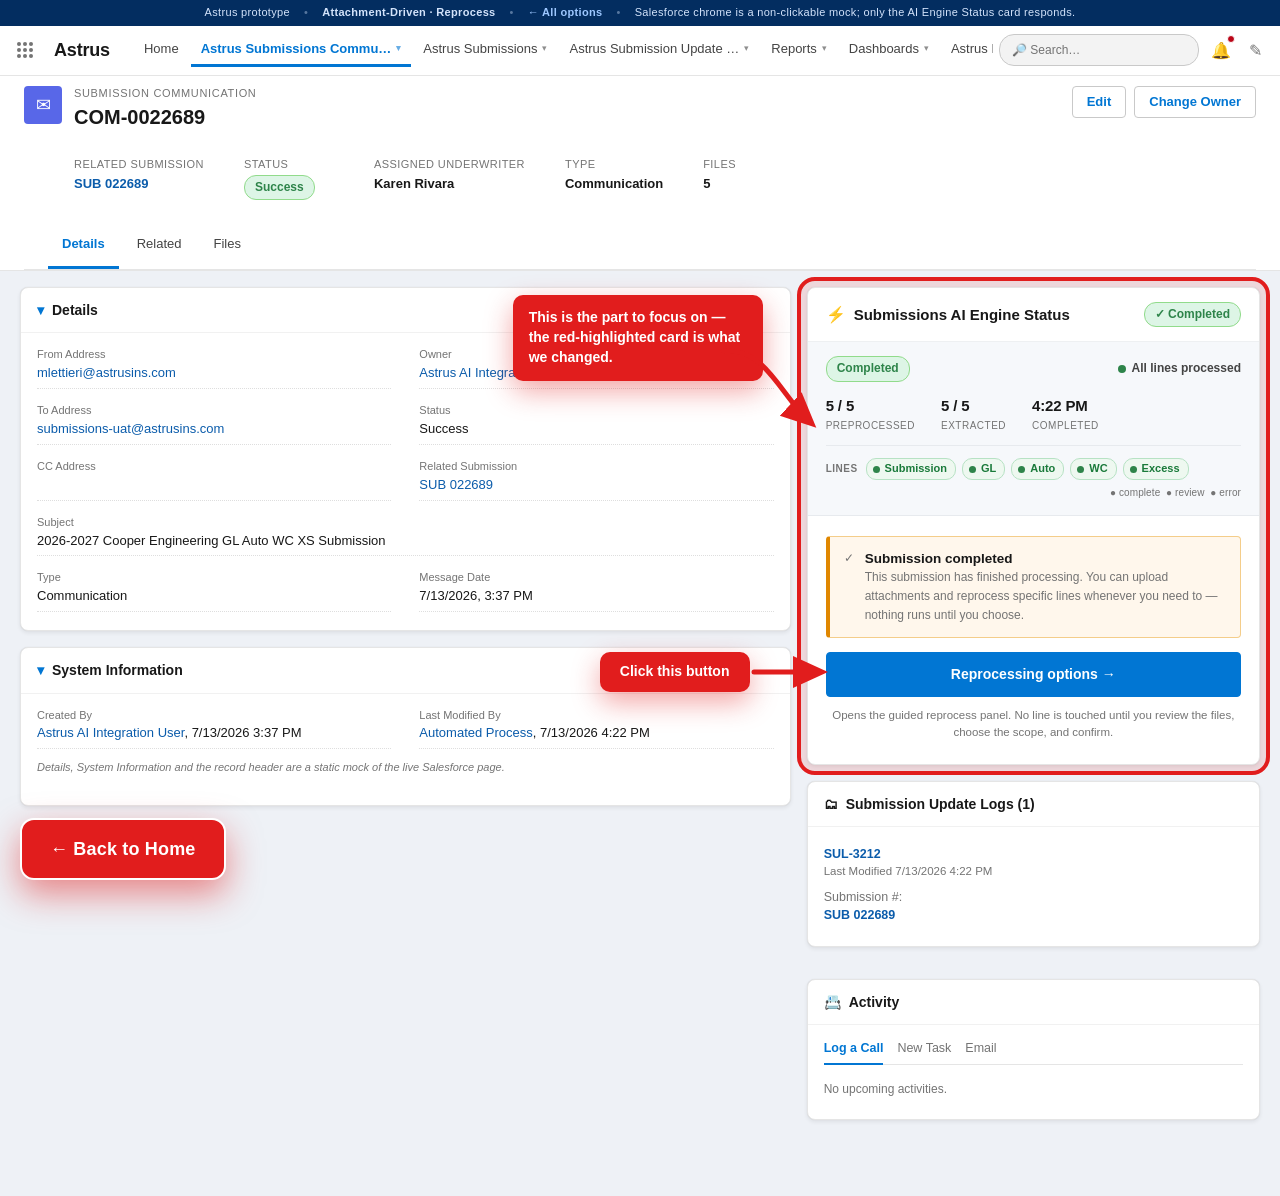
<file: concepts/03-attachment-driven/index.html>
<!doctype html>
<html lang="en">
  <head>
    <meta charset="utf-8" />
    <meta name="viewport" content="width=device-width, initial-scale=1" />
    <title>Astrus Reprocess · Attachment-Driven</title>
    <link rel="stylesheet" href="../../assets/shell.css" />
    <link rel="stylesheet" href="../../assets/cc.css" />
    <style>
      /* Attachment-Driven: ONE surface, no stepper. Upload → Review → Lines →
         Actions stack top-to-bottom; re-render the whole thing on any change. */
      .ad-block + .ad-block { margin-top: 20px; }
      .ad-actions-hint { font-size: 11px; color: var(--sf-text-weaker); margin: 8px 0 0; line-height: 1.5; }
    </style>
  </head>
  <body>
    <noscript>This interactive concept needs JavaScript.</noscript>
    <script src="../../assets/shell.js"></script>
    <script>
      (function () {
        const state = { scope: ASTRUS.newScope() };
        let CTX;

        function countChip() {
          const n = CTX.selectedCount(state.scope);
          return '<span class="cc-count' + (n === 0 ? " none" : "") + '">' + n + " of " + CTX.data.lines.length + " lines</span>";
        }

        function runSummaryHTML() {
          const r = CTX.computeRunSummary(state.scope);
          const empty = !CTX.hasSelection(state.scope);
          const icon = { docs: "📄", populate: "✓", lock: "🔒", protect: "🔒" };
          const lines = r.lines.map((l) => '<div class="run-line run-line--' + l.kind + '"><span class="rl-ic">' + (icon[l.kind] || "•") + "</span><span>" + CTX.esc(l.text) + "</span></div>").join("");
          return '<div class="run-summary' + (empty ? " is-empty" : "") + '">' + (empty ? '<p class="cc-hint" style="margin:0">Pick a line, or the entire submission, to preview.</p>' : lines) + "</div>";
        }

        function lineRow(l) {
          const tag = l.kind === "sub" ? '<span class="line-sub-tag">Submission-level</span>' : "";
          if (state.scope.whole) {
            return '<div class="line-row forced' + (l.kind === "sub" ? " is-sub" : "") + '"><span class="line-name">' + CTX.esc(l.label) + tag + '</span><span class="line-state">Will ' + CTX.verb.toLowerCase() + ' ✓</span></div>';
          }
          const on = state.scope.lob.has(l.id);
          return (
            '<div class="line-row ' + (on ? "on" : "locked") + (l.kind === "sub" ? " is-sub" : "") + '">' +
            '<button class="ck-check' + (on ? " on" : "") + '" data-line="' + l.id + '" aria-pressed="' + on + '">' + (on ? "✓" : "") + "</button>" +
            '<span class="line-name">' + CTX.esc(l.label) + tag + "</span>" +
            '<span class="line-state">' + (on ? "Will " + CTX.verb.toLowerCase() : CTX.offLabel) + "</span></div>"
          );
        }

        function linesSectionHTML() {
          const rows = CTX.data.lines.map(lineRow).join("");
          return (
            '<div class="cc-title-row"><p class="cc-section-title">What should Astrus ' + CTX.verb.toLowerCase() + "?</p>" + countChip() + "</div>" +
            '<div class="cc-mode">' +
            '<div class="cc-mode-opt' + (!state.scope.whole ? " on" : "") + '" data-mode="selected"><span class="cc-mode-radio"></span><div class="cc-mode-title">Only the lines I choose</div></div>' +
            '<div class="cc-mode-opt' + (state.scope.whole ? " on" : "") + '" data-mode="whole"><span class="cc-mode-radio"></span><div class="cc-mode-title">Entire submission (' + CTX.data.lines.length + ")</div></div></div>" +
            '<div class="line-list">' + rows + "</div>"
          );
        }

        function actionsHTML() {
          const secondaryLabel = CTX.mode === "additional" ? "Process as New" : "Cancel";
          return (
            '<div class="cc-actions">' +
            '<button class="slds-btn" data-secondary>' + secondaryLabel + "</button>" +
            '<span class="spacer"></span>' +
            '<button class="slds-btn slds-btn--brand" data-run ' + (!CTX.hasSelection(state.scope) ? "disabled" : "") + ">" + CTX.finalLabel + "</button></div>" +
            '<p class="ad-actions-hint">' + CTX.esc(CTX.data.protectedField) + " is always protected.</p>"
          );
        }

        function render() {
          const mount = document.getElementById("cc-body");
          mount.innerHTML =
            CTX.bannerHTML() +
            '<div class="ad-block">' + CTX.renderUploadStep(state.scope) + "</div>" +
            '<div class="ad-block">' + CTX.renderReview(state.scope) + "</div>" +
            '<div class="ad-block">' + linesSectionHTML() + "</div>" +
            '<div class="ad-block">' + runSummaryHTML() + actionsHTML() + "</div>";
          bind(mount);
          CTX.bindUploadStep(mount, state.scope, render);
        }

        function bind(mount) {
          mount.querySelectorAll(".doc-toggle").forEach((b) => (b.onclick = () => { const n = b.dataset.doc; state.scope.excludedDocs.has(n) ? state.scope.excludedDocs.delete(n) : state.scope.excludedDocs.add(n); render(); }));
          mount.querySelectorAll("[data-mode]").forEach((b) => (b.onclick = () => { state.scope.whole = b.dataset.mode === "whole"; render(); }));
          mount.querySelectorAll("[data-line]").forEach((b) => (b.onclick = () => { const id = b.dataset.line; state.scope.lob.has(id) ? state.scope.lob.delete(id) : state.scope.lob.add(id); render(); }));
          const rp = mount.querySelector("[data-run]");
          if (rp) rp.onclick = async () => { const ok = await CTX.runProcess(state.scope); if (ok) { state.scope = ASTRUS.newScope(); render(); } };
          const sec = mount.querySelector("[data-secondary]");
          if (sec) {
            sec.onclick = async () => {
              if (CTX.mode === "additional") {
                const ok = await CTX.confirmModal({
                  title: "Process as a new submission?",
                  body: "<p>Ignores the linked submission and builds a brand-new one from the included attachments.</p>",
                  confirmLabel: "Process as New",
                  destructive: true
                });
                if (ok) CTX.toast("success", "Process as New started", "A new submission was sent to the engine.");
              } else {
                CTX.toast("warning", "Cancelled", "No changes were made.");
              }
            };
          }
        }

        window.CONCEPT = { name: "Attachment-Driven", render: function (mount, ctx) { CTX = ctx; render(); } };
        ASTRUS.boot(window.CONCEPT);
      })();
    </script>
  </body>
</html>
</file>
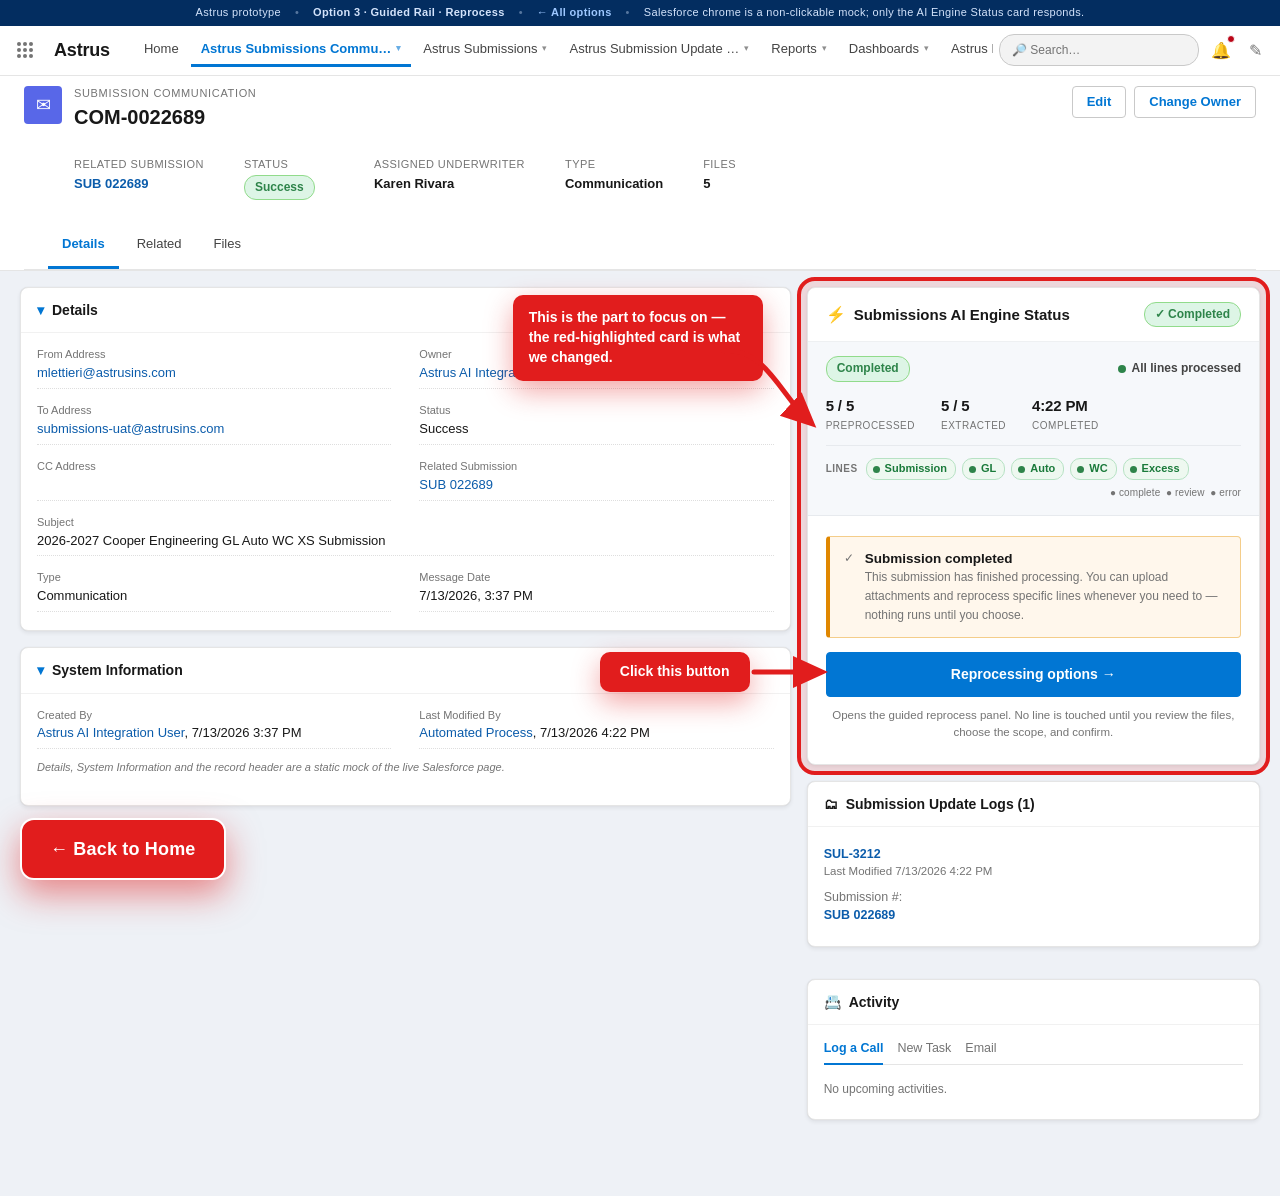
<file: concepts/03-guided-rail/index.html>
<!doctype html>
<html lang="en">
  <head>
    <meta charset="utf-8" />
    <meta name="viewport" content="width=device-width, initial-scale=1" />
    <meta http-equiv="Cache-Control" content="no-cache, no-store, must-revalidate" />
    <meta http-equiv="Pragma" content="no-cache" />
    <meta http-equiv="Expires" content="0" />
    <title>Astrus · Guided Rail</title>
    <link rel="stylesheet" href="../../assets/shell.css?v=11" />
    <link rel="stylesheet" href="../../assets/cc.css?v=11" />
    <style>
      /* Guided Rail — a hybrid: the Timeline's rail, the Attachment-Driven
         single surface (every step visible, upload-led), and the Checklist's
         line picker. One scrolling column tied together by a vertical rail. */
      .gr-rail { position: relative; padding-left: 34px; }
      .gr-rail::before { content: ""; position: absolute; left: 12px; top: 10px; bottom: 22px; width: 2px; background: #dfe3e8; }
      .gr-node { position: relative; margin-bottom: 18px; }
      .gr-node:last-child { margin-bottom: 0; }
      .gr-dot {
        position: absolute; left: -34px; top: -1px; width: 26px; height: 26px; border-radius: 50%;
        display: grid; place-items: center; font-size: 11px; font-weight: 800; color: #fff; background: #c4cdd8;
        box-shadow: 0 0 0 4px #fff;
      }
      .gr-dot--done { background: #2e844a; }
      .gr-dot--active { background: var(--sf-brand); box-shadow: 0 0 0 4px #dbeafe; }
      .gr-title { font-family: inherit; font-weight: 700; font-size: 13.5px; margin: 0 0 9px; display: flex; align-items: center; gap: 8px; }
      .gr-title .gr-badge { font-size: 10px; font-weight: 700; text-transform: uppercase; letter-spacing: .04em; color: #1a7a3a; background: #e6f8ec; padding: 1px 7px; border-radius: 9px; }
      .gr-card { border: 1px solid var(--sf-border); border-radius: 10px; background: #fff; padding: 14px; }
      .gr-created { font-size: 12px; color: var(--sf-text-weaker); }
      .gr-created strong { color: var(--sf-text); }
    </style>
  </head>
  <body>
    <noscript>This interactive concept needs JavaScript.</noscript>
    <script src="../../assets/shell.js?v=11"></script>
    <script>
      (function () {
        const state = { scope: ASTRUS.newScope() };
        let CTX;

        function countChip() {
          const n = CTX.selectedCount(state.scope);
          return '<span class="cc-count' + (n === 0 ? " none" : "") + '">' + n + " of " + CTX.data.lines.length + " lines</span>";
        }
        function runSummaryHTML() {
          const r = CTX.computeRunSummary(state.scope);
          const empty = !CTX.hasSelection(state.scope);
          const icon = { docs: "📄", populate: "✓", lock: "🔒", protect: "🔒" };
          const lines = r.lines.map((l) => '<div class="run-line run-line--' + l.kind + '"><span class="rl-ic">' + (icon[l.kind] || "•") + "</span><span>" + CTX.esc(l.text) + "</span></div>").join("");
          return '<div class="run-summary' + (empty ? " is-empty" : "") + '">' + (empty ? '<p class="cc-hint" style="margin:0">Choose a line to preview.</p>' : lines) + "</div>";
        }
        function node(dot, dotCls, title, badge, bodyHTML) {
          return (
            '<div class="gr-node"><span class="gr-dot ' + dotCls + '">' + dot + "</span>" +
            '<p class="gr-title">' + title + (badge ? '<span class="gr-badge">' + badge + "</span>" : "") + "</p>" +
            bodyHTML + "</div>"
          );
        }

        function render() {
          const mount = document.getElementById("cc-body");
          const uploadedOk = state.scope.uploaded.length > 0;
          const linesOk = CTX.hasSelection(state.scope);
          const rail =
            '<div class="gr-rail">' +
            node("✓", "gr-dot--done", "Submission completed · " + CTX.esc(CTX.data.sub), "", "") +
            node("1", uploadedOk ? "gr-dot--done" : "gr-dot--active", "Upload additional attachments", "", CTX.renderUploadStep(state.scope, { hideTitle: true })) +
            node("2", "gr-dot--active", "Review attachments", "", CTX.renderReview(state.scope, { hideTitle: true })) +
            node("3", linesOk ? "gr-dot--done" : "gr-dot--active", "Choose what to reprocess", "", CTX.renderScopePicker(state.scope, { hideTitle: true })) +
            node("4", "gr-dot--active", CTX.finalLabel, "",
              runSummaryHTML() +
              '<div class="cc-actions"><span class="spacer"></span><button class="slds-btn slds-btn--brand" data-run' + (CTX.canRun(state.scope) ? "" : " disabled") + ">" + CTX.finalLabel + " →</button></div>") +
            "</div>";
          mount.innerHTML = rail;
          bind(mount);
          CTX.bindUploadStep(mount, state.scope, render);
        }

        function bind(mount) {
          mount.querySelectorAll(".doc-toggle").forEach((b) => (b.onclick = () => { const n = b.dataset.doc; state.scope.excludedDocs.has(n) ? state.scope.excludedDocs.delete(n) : state.scope.excludedDocs.add(n); render(); }));
          CTX.bindScopePicker(mount, state.scope, render);
          const rp = mount.querySelector("[data-run]");
          if (rp) rp.onclick = async () => { const ok = await CTX.runProcess(state.scope); if (ok) { state.scope = ASTRUS.newScope(); render(); } };
        }

        window.CONCEPT = { name: "Option 3 · Guided Rail", render: function (mount, ctx) { CTX = ctx; render(); } };
        ASTRUS.boot(window.CONCEPT);
      })();
    </script>
  </body>
</html>
</file>
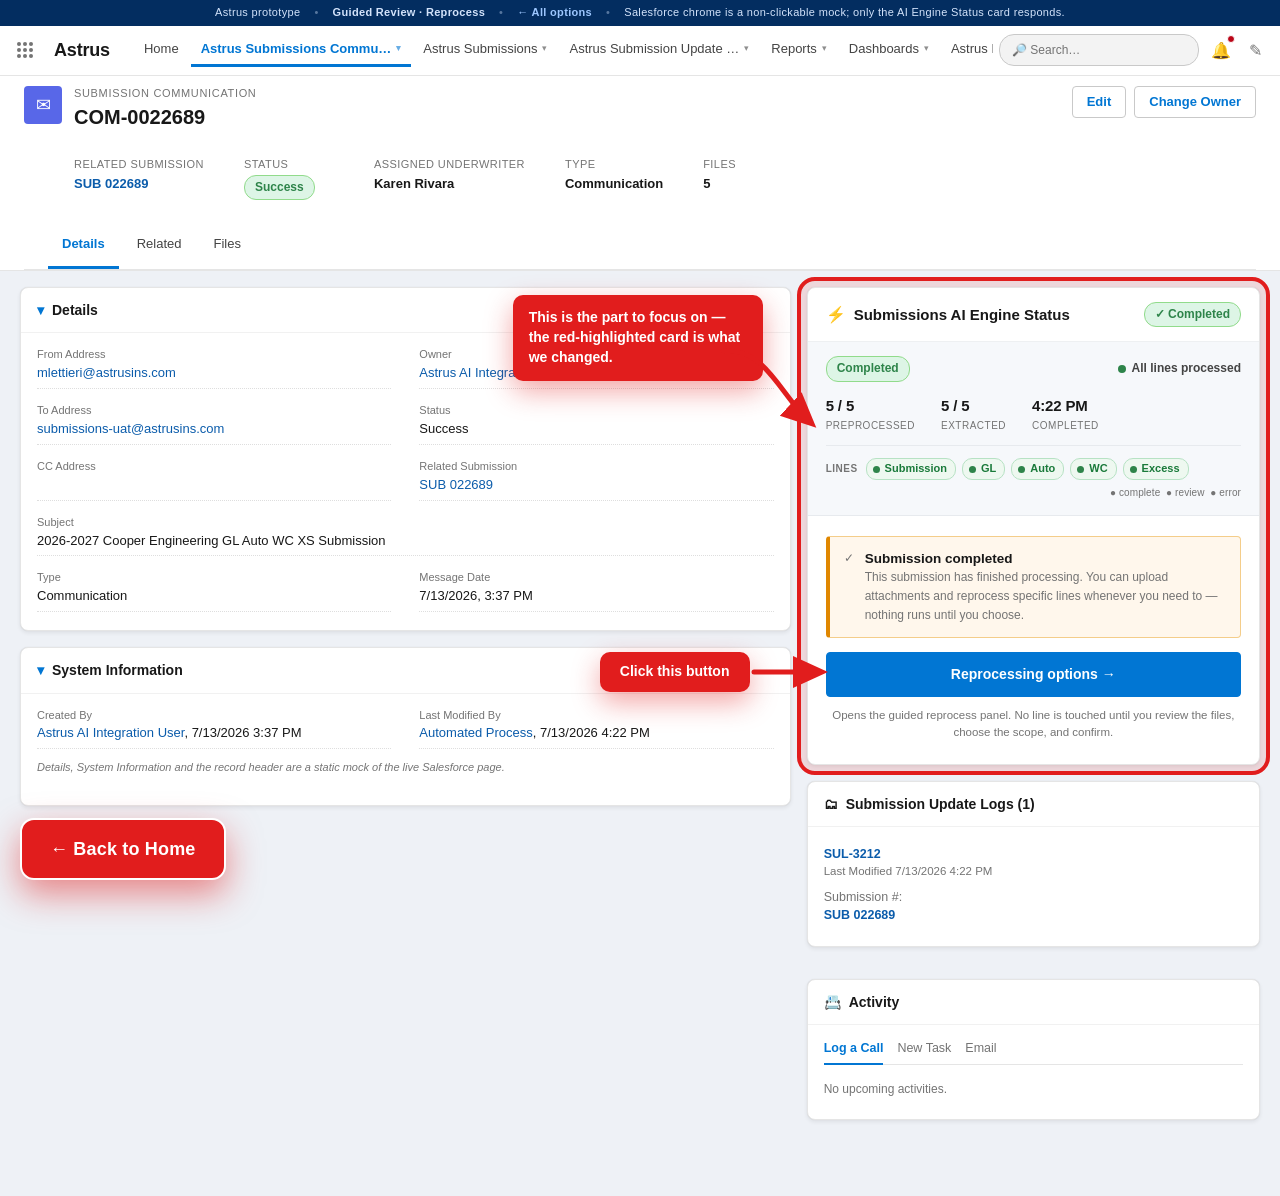
<file: concepts/03-guided-review/index.html>
<!doctype html>
<html lang="en">
  <head>
    <meta charset="utf-8" />
    <meta name="viewport" content="width=device-width, initial-scale=1" />
    <title>Astrus Reprocess · Guided Review</title>
    <link rel="stylesheet" href="../../assets/shell.css" />
    <link rel="stylesheet" href="../../assets/cc.css" />
    <style>
      /* ---- Concept 03: Guided Review — lines + a prominent live preview card,
         stacked vertically at realistic narrow-card width. No extraction facts:
         the diff can only speak to which lines re-run, which stay locked, and
         what's protected. ---- */
      .lock-ic {
        font-size: 11px;
      }

      /* the star: live preview card, stacked BELOW the line list */
      .gr-preview {
        border: 1px solid var(--sf-border);
        border-radius: var(--sf-radius-lg);
        background: #fbfcfe;
        padding: 14px 16px 16px;
        margin-top: 14px;
      }
      .gr-preview-head {
        display: flex;
        align-items: center;
        justify-content: space-between;
        margin-bottom: 8px;
      }
      .gr-preview-title {
        font-weight: 700;
        font-size: 14px;
      }
      .gr-count-strip {
        font-size: 13px;
        background: #eef4fb;
        border: 1px solid #cfe3f8;
        color: var(--sf-brand-dark);
        border-radius: var(--sf-radius);
        padding: 8px 12px;
        margin-bottom: 12px;
        font-weight: 600;
      }
      .gr-count-strip strong {
        font-size: 15px;
      }

      .gr-bucket {
        border-radius: var(--sf-radius);
        border: 1px solid var(--sf-border);
        padding: 10px 12px;
        margin-bottom: 10px;
      }
      .gr-bucket:last-of-type {
        margin-bottom: 0;
      }
      .gr-bucket-title {
        font-size: 10.5px;
        font-weight: 700;
        text-transform: uppercase;
        letter-spacing: 0.05em;
        margin-bottom: 7px;
      }
      /* WILL RE-RUN — blue */
      .gr-bucket--change {
        background: #eef4fb;
        border-color: #cfe3f8;
      }
      .gr-bucket--change .gr-bucket-title {
        color: var(--sf-brand-dark);
      }
      /* STAYS LOCKED — grey */
      .gr-bucket--safe {
        background: #f7f8fa;
        border-color: var(--sf-border-strong);
      }
      .gr-bucket--safe .gr-bucket-title {
        color: var(--sf-text-weaker);
      }
      /* PROTECTED — purple */
      .gr-bucket--lock {
        background: #f4f0fb;
        border-color: #ddd0f2;
      }
      .gr-bucket--lock .gr-bucket-title {
        color: #7a5bd6;
      }

      .gr-item {
        display: flex;
        gap: 8px;
        align-items: flex-start;
        font-size: 12px;
        line-height: 1.5;
        padding: 3px 0;
      }
      .gr-item-ic {
        flex: none;
        font-size: 13px;
        line-height: 1.3;
      }
      .gr-item--change .gr-item-ic {
        color: var(--sf-brand);
      }
      .gr-item--safe .gr-item-ic {
        color: var(--sf-text-weaker);
      }
      .gr-item--lock .gr-item-ic {
        color: #7a5bd6;
      }
      .gr-item strong {
        color: var(--sf-text);
      }
      .gr-empty {
        font-size: 12px;
        font-style: italic;
        color: var(--sf-text-weaker);
        margin: 2px 0;
      }
    </style>
  </head>
  <body>
    <noscript>This interactive concept needs JavaScript.</noscript>
    <script src="../../assets/shell.js"></script>
    <script>
      (function () {
        const state = { moment: 0, scope: ASTRUS.newScope() };
        const _hm = location.hash.match(/m(\d)/);
        if (_hm) state.moment = Number(_hm[1]);
        let CTX;

        function badge() {
          const m = document.querySelector(".cc-badge-mount");
          if (m) m.innerHTML = '<span class="slds-badge badge-warning">Requires Review</span>';
        }

        function statusStrip() {
          const e = CTX.data.engine;
          return (
            '<dl class="cc-status">' +
            "<dt>Status</dt><dd><span class=\"slds-badge badge-warning\">" + e.status + "</span></dd>" +
            "<dt>Stage</dt><dd>" + e.stage + "</dd>" +
            "<dt>Files</dt><dd>Preprocessed: " + e.filesPrep + " | Extracted: " + e.filesExt + "</dd>" +
            "<dt>Completed</dt><dd>" + e.completed + "</dd>" +
            "</dl>"
          );
        }

        function runSummaryHTML() {
          const r = CTX.computeRunSummary(state.scope);
          const empty = !state.scope.whole && state.scope.lob.size === 0;
          const icon = { docs: "📄", update: "↻", lock: "🔒", safe: "✓", protect: "🔒" };
          const lines = r.lines
            .map(
              (l) =>
                '<div class="run-line run-line--' + l.kind + '"><span class="rl-ic">' +
                (icon[l.kind] || "•") + "</span><span>" + CTX.esc(l.text) + "</span></div>"
            )
            .join("");
          const title = state.scope.whole
            ? "✓ What this run will do — entire submission"
            : empty
            ? "Nothing selected yet"
            : "✓ What this run will do — " + r.selectedCount + " of " + r.total + " lines";
          return (
            '<div class="run-summary' + (empty ? " is-empty" : "") + '">' +
            '<p class="run-summary-title">' + title + "</p>" +
            (empty
              ? '<p class="cc-hint" style="margin:0">No lines chosen. Go back and turn one on (or choose the entire submission) to see exactly what a reprocess would do.</p>'
              : lines) +
            "</div>"
          );
        }

        function render() {
          badge();
          const mount = document.getElementById("cc-body");
          mount.innerHTML = statusStrip();
          mount.appendChild(CTX.momentStepper(state.moment, go));
          const box = document.createElement("div");
          if (state.moment === 0) box.innerHTML = momentArrival();
          else if (state.moment === 1) box.innerHTML = momentFiles();
          else if (state.moment === 2) box.innerHTML = momentScope();
          else box.innerHTML = momentRun();
          mount.appendChild(box);
          bind(box);
        }

        function momentArrival() {
          return (
            CTX.bellAlertHTML() +
            '<div class="cc-actions"><button class="slds-btn slds-btn--brand" data-go="1">Review the files →</button></div>' +
            '<p class="cc-hint">A follow-up used to silently re-run the engine and overwrite your work. Now it just rings this bell — you decide what happens next.</p>'
          );
        }

        function momentFiles() {
          return (
            '<p class="cc-section-title">Review the documents</p>' +
            '<p class="cc-section-sub">Everything is included by default. Turn off anything the reprocess should ignore — like last year\'s vehicle schedule now that a revised one arrived.</p>' +
            CTX.renderFiles(state.scope) +
            '<div class="cc-actions"><button class="slds-btn" data-go="0">← Back</button><span class="spacer"></span>' +
            '<button class="slds-btn slds-btn--brand" data-go="2">Next: choose lines →</button></div>'
          );
        }

        function lineRow(l) {
          if (state.scope.whole) {
            return (
              '<div class="line-row forced"><span class="line-name">' + CTX.esc(l.label) +
              '</span><span class="line-state">Will run ✓</span></div>'
            );
          }
          const on = state.scope.lob.has(l.id);
          return (
            '<div class="line-row ' + (on ? "on" : "locked") + '">' +
            '<button class="sw' + (on ? " on" : "") + '" data-line="' + l.id +
            '" role="switch" aria-checked="' + on + '" aria-label="Update ' + CTX.esc(l.label) + '"></button>' +
            '<span class="line-name">' + CTX.esc(l.label) + "</span>" +
            '<span class="line-state">' + (on ? "Will re-run" : '<span class="lock-ic">🔒</span> Locked') + "</span>" +
            "</div>"
          );
        }

        /* ---- the star: a prominent, truthful, live-updating preview card ---- */
        function renderItems(items, itemClass, icon) {
          return items
            .map(
              (l) =>
                '<div class="gr-item gr-item--' + itemClass + '"><span class="gr-item-ic">' + icon +
                "</span><span>" + CTX.esc(l.text) + "</span></div>"
            )
            .join("");
        }

        function previewHTML() {
          const scope = state.scope;
          const r = CTX.computeRunSummary(scope);
          const empty = !scope.whole && scope.lob.size === 0;
          let body;
          if (empty) {
            body =
              '<p class="gr-empty">Nothing selected yet. Turn on a line above — or choose “Reprocess the entire submission” — to preview exactly what a run will do.</p>';
          } else {
            const runItems = r.lines.filter((l) => l.kind === "docs" || l.kind === "update");
            const lockItems = r.lines.filter((l) => l.kind === "lock");
            const protectItems = r.lines.filter((l) => l.kind === "safe" || l.kind === "protect");
            const countHTML = scope.whole
              ? "<strong>Entire submission</strong> — all " + r.total + " lines will re-run."
              : "<strong>" + r.selectedCount + " of " + r.total + "</strong> line" +
                (r.selectedCount === 1 ? "" : "s") + " will re-run.";
            body =
              '<div class="gr-count-strip">' + countHTML + "</div>" +
              '<div class="gr-bucket gr-bucket--change"><div class="gr-bucket-title">↻ Will re-run</div>' +
              renderItems(runItems, "change", "↻") +
              "</div>" +
              '<div class="gr-bucket gr-bucket--safe"><div class="gr-bucket-title">🔒 Stays locked</div>' +
              (lockItems.length
                ? renderItems(lockItems, "safe", "🔒")
                : '<p class="gr-empty">Every line is in scope for this run.</p>') +
              "</div>" +
              '<div class="gr-bucket gr-bucket--lock"><div class="gr-bucket-title">🔒 Protected</div>' +
              renderItems(protectItems, "lock", "🔒") +
              "</div>";
          }
          return (
            '<div class="gr-preview"><div class="gr-preview-head"><div class="gr-preview-title">When you reprocess:</div></div>' +
            body +
            "</div>"
          );
        }

        function momentScope() {
          const rows = CTX.data.lobs.map(lineRow).join("");
          return (
            '<p class="cc-section-title">Choose what this reprocess may update</p>' +
            '<p class="cc-section-sub">All lines off by default. A reprocess re-reads your included documents and re-runs only the lines you turn on — everything else stays locked.</p>' +
            '<div class="cc-mode">' +
            '<div class="cc-mode-opt' + (!state.scope.whole ? " on" : "") + '" data-mode="selected"><span class="cc-mode-radio"></span><div><div class="cc-mode-title">Only the lines I choose</div><div class="cc-mode-desc">Turn on individual lines below; the rest stay locked.</div></div></div>' +
            '<div class="cc-mode-opt' + (state.scope.whole ? " on" : "") + '" data-mode="whole"><span class="cc-mode-radio"></span><div><div class="cc-mode-title">Reprocess the entire submission</div><div class="cc-mode-desc">Re-run all ' + CTX.data.lobs.length + ' lines from the included documents.</div></div></div>' +
            "</div>" +
            '<div class="line-list">' + rows + "</div>" +
            previewHTML() +
            '<div class="cc-actions"><button class="slds-btn" data-go="1">← Back to files</button><span class="spacer"></span>' +
            '<button class="slds-btn slds-btn--brand" data-go="3">Review &amp; reprocess →</button></div>'
          );
        }

        function momentRun() {
          return (
            '<p class="cc-section-title">Ready to reprocess</p>' +
            runSummaryHTML() +
            '<div class="cc-alert cc-alert--lock" style="margin-top:14px"><div class="cc-alert-ic">🔒</div><div><strong>' +
            CTX.esc(CTX.data.protectedField) + "</strong> is never overwritten by a reprocess, and no submission-level fields are pushed. Astrus fills premium once as an early estimate; after that it's yours.</div></div>" +
            '<div class="cc-actions">' +
            '<button class="slds-btn slds-btn--brand" data-reprocess ' + (!CTX.hasSelectionState() ? "disabled" : "") + ">Reprocess</button>" +
            '<button class="slds-btn" data-processnew>Process as New</button>' +
            '<span class="spacer"></span><button class="slds-btn" data-go="2">← Adjust</button></div>' +
            '<p class="cc-hint"><strong>Reprocess</strong> runs against the scope above. <strong>Process as New</strong> ignores scope and rebuilds a brand-new submission from scratch.</p>'
          );
        }

        function go(i) {
          state.moment = i;
          history.replaceState(null, "", "#m" + i);
          render();
        }

        function bind(box) {
          box.querySelectorAll("[data-go]").forEach((b) => (b.onclick = () => go(Number(b.dataset.go))));
          box.querySelectorAll(".doc-toggle").forEach((b) => {
            b.onclick = () => {
              const n = b.dataset.doc;
              state.scope.excludedDocs.has(n) ? state.scope.excludedDocs.delete(n) : state.scope.excludedDocs.add(n);
              render();
            };
          });
          box.querySelectorAll("[data-mode]").forEach((b) => {
            b.onclick = () => {
              state.scope.whole = b.dataset.mode === "whole";
              render();
            };
          });
          box.querySelectorAll("[data-line]").forEach((b) => {
            b.onclick = () => {
              const id = b.dataset.line;
              state.scope.lob.has(id) ? state.scope.lob.delete(id) : state.scope.lob.add(id);
              render();
            };
          });
          const rp = box.querySelector("[data-reprocess]");
          if (rp)
            rp.onclick = async () => {
              const ok = await CTX.runReprocess(state.scope);
              if (ok) {
                state.scope = ASTRUS.newScope();
                go(0);
              }
            };
          const pn = box.querySelector("[data-processnew]");
          if (pn)
            pn.onclick = async () => {
              const ok = await CTX.confirmModal({
                title: "Process as a new submission?",
                body: "<p>This ignores your scope and rebuilds <strong>everything</strong> as a fresh, potentially duplicate submission. Use it only for a genuinely new deal.</p>",
                confirmLabel: "Process as New",
                destructive: true
              });
              if (ok) CTX.toast("success", "Process as New initiated", "A new submission has been sent to the AI engine.");
            };
        }

        window.CONCEPT = {
          name: "Guided Review",
          render: function (mount, ctx) {
            CTX = ctx;
            CTX.hasSelectionState = () => state.scope.whole || state.scope.lob.size > 0;
            render();
          }
        };
        ASTRUS.boot(window.CONCEPT);
      })();
    </script>
  </body>
</html>
</file>
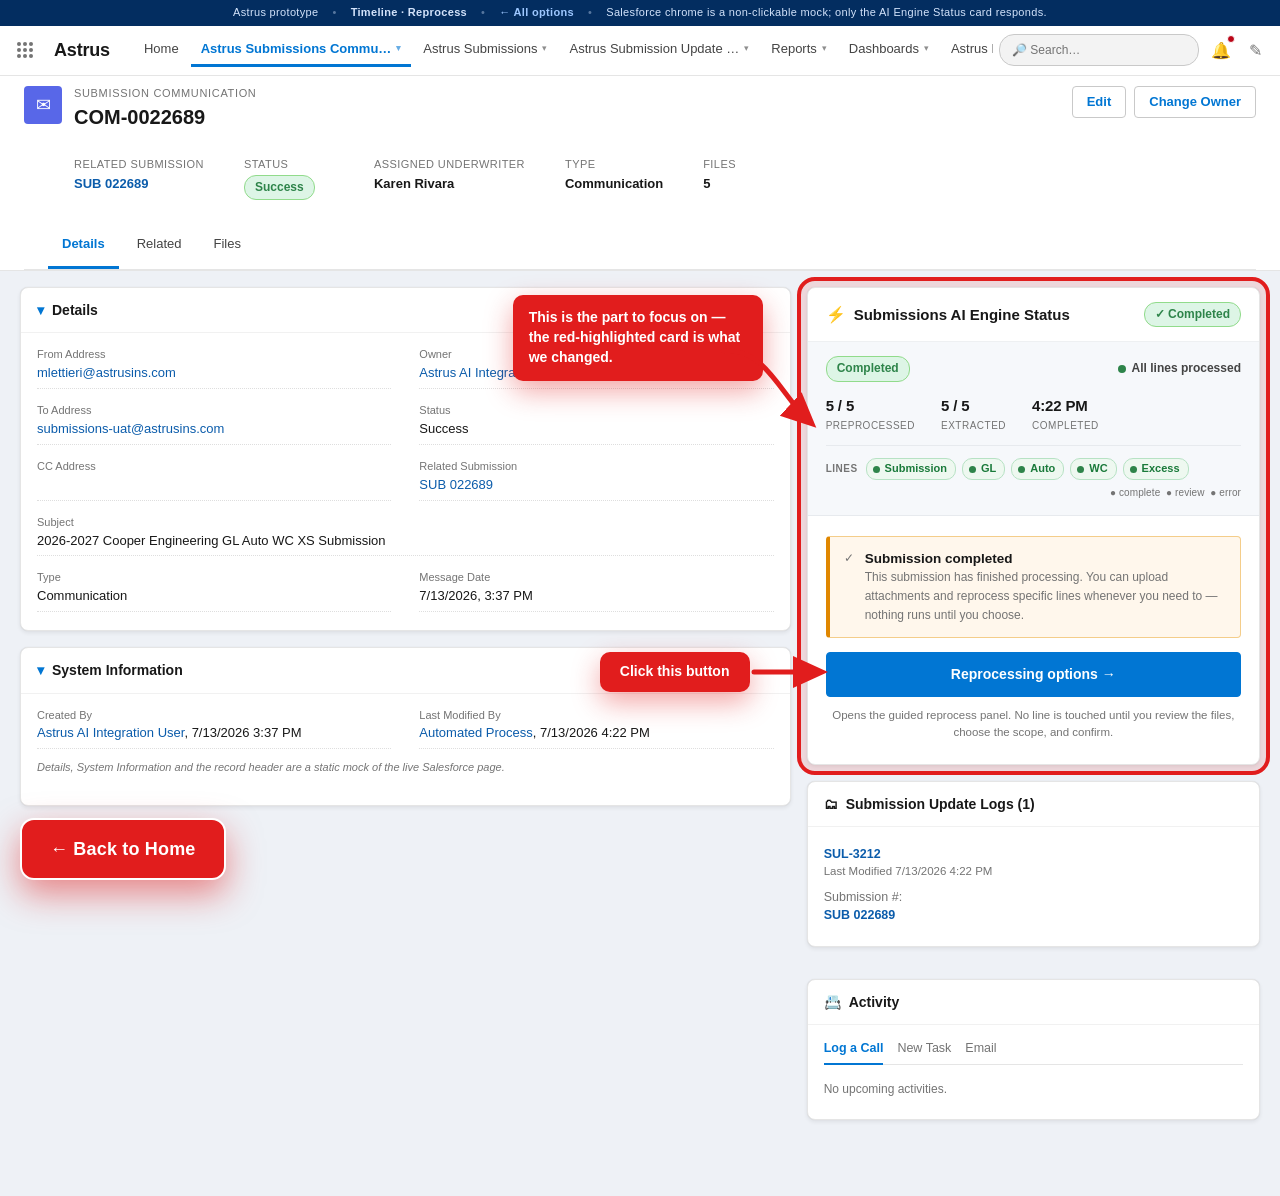
<file: concepts/03-timeline/index.html>
<!doctype html>
<html lang="en">
  <head>
    <meta charset="utf-8" />
    <meta name="viewport" content="width=device-width, initial-scale=1" />
    <title>Astrus · Timeline</title>
    <link rel="stylesheet" href="../../assets/shell.css" />
    <link rel="stylesheet" href="../../assets/cc.css" />
    <style>
      /* ---- vertical timeline rail (concept-local) ------------------------- */
      .tl-rail { position: relative; max-width: 430px; }
      .tl-node { position: relative; display: flex; gap: 12px; }
      .tl-rail-col { flex: none; width: 26px; position: relative; display: flex; justify-content: center; }
      .tl-rail-col::before {
        content: ""; position: absolute; top: 0; bottom: 0; left: 50%; width: 2px;
        background: #dde3ea; transform: translateX(-50%); z-index: 0;
      }
      .tl-node:first-child .tl-rail-col::before { top: 13px; }
      .tl-node:last-child .tl-rail-col::before { bottom: auto; height: 13px; }
      .tl-dot {
        position: relative; z-index: 1; width: 26px; height: 26px; border-radius: 50%;
        display: grid; place-items: center; font-size: 12px; font-weight: 800;
        background: #fff; border: 2.5px solid #c9cdd3; color: #8a94a0; flex: none;
        box-shadow: 0 0 0 3px #fff;
      }
      .tl-node--done .tl-dot { background: #2e844a; border-color: #2e844a; color: #fff; }
      .tl-node--active .tl-dot { background: #0176d3; border-color: #0176d3; color: #fff; box-shadow: 0 0 0 3px #fff, 0 0 0 6px #dceafb; }
      .tl-node--upcoming .tl-dot { background: #fff; border-color: #c9cdd3; color: #8a94a0; }
      .tl-content { flex: 1; min-width: 0; padding-bottom: 16px; }
      .tl-node:last-child .tl-content { padding-bottom: 0; }
      .tl-head {
        display: flex; align-items: baseline; gap: 8px; width: 100%; background: none; border: none;
        padding: 2px 0; cursor: pointer; text-align: left; font: inherit; color: inherit;
      }
      .tl-head-title { font-weight: 700; font-size: 13.5px; color: var(--sf-text); white-space: nowrap; overflow: hidden; text-overflow: ellipsis; }
      .tl-head-summary { font-size: 11.5px; color: var(--sf-text-weaker); flex: none; margin-left: auto; padding-left: 8px; }
      .tl-node--done .tl-head-title { color: #0a3d1c; }
      .tl-node--active .tl-head-title { color: #014486; font-size: 14.5px; }
      .tl-node--upcoming .tl-head-title { color: #8a94a0; font-weight: 600; }
      .tl-node--locked .tl-dot { background: #f4f5f7; border-color: #dde3ea; color: #b7bec7; font-size: 11px; }
      .tl-node--locked .tl-head-title { color: #b7bec7; font-weight: 600; }
      .tl-node--locked .tl-head { cursor: not-allowed; }
      .tl-node--hist .tl-head { cursor: default; }
      .tl-head:hover .tl-head-title { text-decoration: underline; }
      .tl-node--hist .tl-head:hover .tl-head-title,
      .tl-node--upcoming .tl-head:hover .tl-head-title,
      .tl-node--locked .tl-head:hover .tl-head-title { text-decoration: none; }
      .tl-node--upcoming .tl-head:hover .tl-head-title { color: #0176d3; }
      .tl-body {
        margin-top: 9px; border: 1.5px solid #b6d8f7; background: #f7fbff; border-radius: 10px;
        padding: 12px 14px 14px;
      }
      .tl-node--done-final .tl-dot { background: #2e844a; border-color: #2e844a; color: #fff; }
      .tl-node--done-final .tl-head-title { color: #0a3d1c; }
      .tl-reset-link { background: none; border: none; color: var(--sf-brand); font: inherit; font-weight: 700; cursor: pointer; padding: 0; text-decoration: underline; font-size: 12px; margin-top: 2px; }
    </style>
  </head>
  <body>
    <noscript>This interactive concept needs JavaScript.</noscript>
    <script src="../../assets/shell.js"></script>
    <script>
      (function () {
        const state = { moment: 0, max: 0, err: null, scope: null, runs: [] };
        let CTX, MOUNT;

        const NODE_TITLES = ["Upload attachments", "Review attachments", "Choose lines", ""];
        function nowTitle() { return "NOW — " + CTX.finalLabel; }

        // gate helpers — return an error string, or null if the current node is satisfied
        function gate(step) {
          if (step === 0) return CTX.uploadError(state.scope);
          if (step === 2) return CTX.lineError(state.scope);
          return null;
        }
        function errHTML() {
          return state.err ? '<div class="cc-err">⚠ ' + CTX.esc(state.err) + "</div>" : "";
        }

        function statusTitle() {
          return CTX.mode === "additional" ? "Submission created · " + CTX.data.sub : "Communication created";
        }

        function countChip() {
          const n = CTX.selectedCount(state.scope);
          return '<span class="cc-count' + (n === 0 ? " none" : "") + '">' + n + " of " + CTX.data.lines.length + " lines</span>";
        }

        function runSummaryHTML() {
          const r = CTX.computeRunSummary(state.scope);
          const empty = !CTX.hasSelection(state.scope);
          const icon = { docs: "📄", populate: "✓", lock: "🔒", protect: "🔒" };
          const lines = r.lines
            .map((l) => '<div class="run-line run-line--' + l.kind + '"><span class="rl-ic">' + (icon[l.kind] || "•") + "</span><span>" + CTX.esc(l.text) + "</span></div>")
            .join("");
          return '<div class="run-summary' + (empty ? " is-empty" : "") + '">' + (empty ? '<p class="cc-hint" style="margin:0">Pick a line, or the entire submission.</p>' : lines) + "</div>";
        }

        function lineRow(l) {
          const tag = l.kind === "sub" ? '<span class="line-sub-tag">Submission-level</span>' : "";
          if (state.scope.whole) {
            return '<div class="line-row forced' + (l.kind === "sub" ? " is-sub" : "") + '"><span class="line-name">' + CTX.esc(l.label) + tag + '</span><span class="line-state">Will ' + CTX.verb.toLowerCase() + " ✓</span></div>";
          }
          const on = state.scope.lob.has(l.id);
          return (
            '<div class="line-row ' + (on ? "on" : "locked") + (l.kind === "sub" ? " is-sub" : "") + '">' +
            '<button class="ck-check' + (on ? " on" : "") + '" data-line="' + l.id + '" aria-pressed="' + on + '">' + (on ? "✓" : "") + "</button>" +
            '<span class="line-name">' + CTX.esc(l.label) + tag + "</span>" +
            '<span class="line-state">' + (on ? "Will " + CTX.verb.toLowerCase() : CTX.offLabel) + "</span></div>"
          );
        }

        /* ---- collapsed summary text for a done node -------------------- */
        function summaryFor(i) {
          if (i === 0) {
            const n = state.scope.uploaded.length;
            return n ? n + (n === 1 ? " file" : " files") + " uploaded" : "no new files";
          }
          if (i === 1) {
            return CTX.includedDocs(state.scope).length + " of " + CTX.docsInPlay(state.scope).length + " included";
          }
          if (i === 2) {
            return state.scope.whole ? "Entire submission" : CTX.selectedCount(state.scope) + " of " + CTX.data.lines.length + " lines";
          }
          return "";
        }

        /* ---- action bar --------------------------------------------------- */
        function actions(backIdx, backLabel, forwardHtml) {
          return (
            '<div class="cc-actions">' +
            (backIdx != null ? '<button class="slds-btn" data-go="' + backIdx + '">' + backLabel + "</button>" : "") +
            '<span class="spacer"></span>' + forwardHtml + "</div>"
          );
        }

        /* ---- body content per active node -------------------------------- */
        function bodyUpload() {
          return CTX.renderUploadStep(state.scope) + errHTML() + actions(null, "", '<button class="slds-btn slds-btn--brand" data-go="1">Next: review →</button>');
        }
        function bodyReview() {
          return CTX.renderReview(state.scope) + actions(0, "← Upload", '<button class="slds-btn slds-btn--brand" data-go="2">Next: lines →</button>');
        }
        function bodyLines() {
          const rows = CTX.data.lines.map(lineRow).join("");
          return (
            '<div class="cc-title-row"><span></span>' + countChip() + "</div>" +
            '<div class="cc-mode">' +
            '<div class="cc-mode-opt' + (state.scope.whole ? " on" : "") + '" data-mode="whole"><span class="cc-mode-radio"></span><div class="cc-mode-title">Entire submission (' + CTX.data.lines.length + ")</div></div>" +
            '<div class="cc-mode-opt' + (!state.scope.whole ? " on" : "") + '" data-mode="selected"><span class="cc-mode-radio"></span><div class="cc-mode-title">Only chosen lines</div></div>' +
            "</div>" +
            '<div class="line-list">' + rows + "</div>" +
            errHTML() +
            actions(1, "← Review", '<button class="slds-btn slds-btn--brand" data-go="3">Next →</button>')
          );
        }
        function bodyNow() {
          return (
            runSummaryHTML() +
            actions(2, "← Lines", '<button class="slds-btn slds-btn--brand" data-run' + (!CTX.hasSelection(state.scope) || !CTX.hasUploads(state.scope) ? " disabled" : "") + ">" + CTX.esc(CTX.finalLabel) + "</button>")
          );
        }
        const BODIES = [bodyUpload, bodyReview, bodyLines, bodyNow];

        /* ---- one active-cycle node (0..3) --------------------------------- */
        function cycleNode(i) {
          const isActive = i === state.moment;
          const isDone = i < state.moment;
          const reached = i <= state.max;
          const locked = !reached;
          const cls = isActive ? "tl-node--active" : isDone ? "tl-node--done" : locked ? "tl-node--locked" : "tl-node--upcoming";
          const title = i === 3 ? nowTitle() : NODE_TITLES[i];
          const dot = isDone ? "✓" : locked ? "🔒" : String(i + 1);
          const summary = isDone && !isActive ? '<span class="tl-head-summary">' + summaryFor(i) + "</span>" : "";
          const body = isActive ? '<div class="tl-body">' + BODIES[i]() + "</div>" : "";
          const disabledAttr = locked ? " disabled aria-disabled=\"true\"" : "";
          return (
            '<div class="tl-node ' + cls + '"><div class="tl-rail-col"><div class="tl-dot">' + dot + "</div></div>" +
            '<div class="tl-content"><button class="tl-head" data-node="' + i + '"' + disabledAttr + '><span class="tl-head-title">' + CTX.esc(title) + "</span>" + summary + "</button>" + body + "</div></div>"
          );
        }

        function statusNode() {
          return (
            '<div class="tl-node tl-node--done tl-node--hist"><div class="tl-rail-col"><div class="tl-dot">✓</div></div>' +
            '<div class="tl-content"><button class="tl-head" disabled><span class="tl-head-title">' + CTX.esc(statusTitle()) + "</span></button></div></div>"
          );
        }

        function runNode(r) {
          return (
            '<div class="tl-node tl-node--done-final tl-node--hist"><div class="tl-rail-col"><div class="tl-dot">✓</div></div>' +
            '<div class="tl-content"><button class="tl-head" disabled><span class="tl-head-title">Done — ' + CTX.esc(r.label) + "</span><span class=\"tl-head-summary\">" + CTX.esc(r.when) + "</span></button></div></div>"
          );
        }

        function render() {
          if (state.err && !gate(state.moment)) state.err = null;
          MOUNT.innerHTML = "";
          const rail = document.createElement("div");
          rail.className = "tl-rail";
          rail.innerHTML =
            statusNode() +
            state.runs.map(runNode).join("") +
            [0, 1, 2, 3].map(cycleNode).join("");
          MOUNT.appendChild(rail);
          bind(rail);
          if (state.moment === 0) CTX.bindUploadStep(rail, state.scope, render);
        }

        // jump to an already-reached node (rail header click) — no gate, no max change
        function goNode(i) {
          if (i > state.max) return;
          state.err = null;
          state.moment = i;
          render();
        }
        // step backward (Back buttons) — no gate
        function goBack(i) {
          state.err = null;
          state.moment = i;
          render();
        }
        // step forward (Next buttons) — gated on the step being left
        function advance(i) {
          const e = gate(state.moment);
          if (e) { state.err = e; render(); return; }
          state.err = null;
          state.moment = i;
          state.max = Math.max(state.max, i);
          render();
        }

        function bind(rail) {
          rail.querySelectorAll("[data-node]").forEach((b) => {
            if (b.disabled) return;
            b.onclick = () => goNode(Number(b.dataset.node));
          });
          rail.querySelectorAll("[data-go]").forEach((b) => {
            const target = Number(b.dataset.go);
            b.onclick = () => { if (target > state.moment) advance(target); else goBack(target); };
          });
          rail.querySelectorAll(".doc-toggle").forEach((b) => (b.onclick = () => {
            const n = b.dataset.doc;
            state.scope.excludedDocs.has(n) ? state.scope.excludedDocs.delete(n) : state.scope.excludedDocs.add(n);
            render();
          }));
          rail.querySelectorAll("[data-mode]").forEach((b) => (b.onclick = () => { state.scope.whole = b.dataset.mode === "whole"; render(); }));
          rail.querySelectorAll("[data-line]").forEach((b) => (b.onclick = () => {
            const id = b.dataset.line;
            state.scope.lob.has(id) ? state.scope.lob.delete(id) : state.scope.lob.add(id);
            render();
          }));
          const rp = rail.querySelector("[data-run]");
          if (rp) rp.onclick = async () => {
            const sel = CTX.selectedLines(state.scope);
            const ok = await CTX.runProcess(state.scope);
            if (ok) {
              state.runs.push({ label: CTX.finalLabel + ": " + (state.scope.whole ? "entire submission" : sel.map((l) => l.label).join(", ")), when: "Just now" });
              state.scope = CTX.newScope();
              state.moment = 0;
              state.max = 0;
              state.err = null;
              render();
            }
          };
        }

        window.CONCEPT = {
          name: "Timeline",
          render: function (mount, ctx) {
            MOUNT = mount;
            CTX = ctx;
            state.scope = ctx.newScope();
            render();
          }
        };
        ASTRUS.boot(window.CONCEPT);
      })();
    </script>
  </body>
</html>
</file>
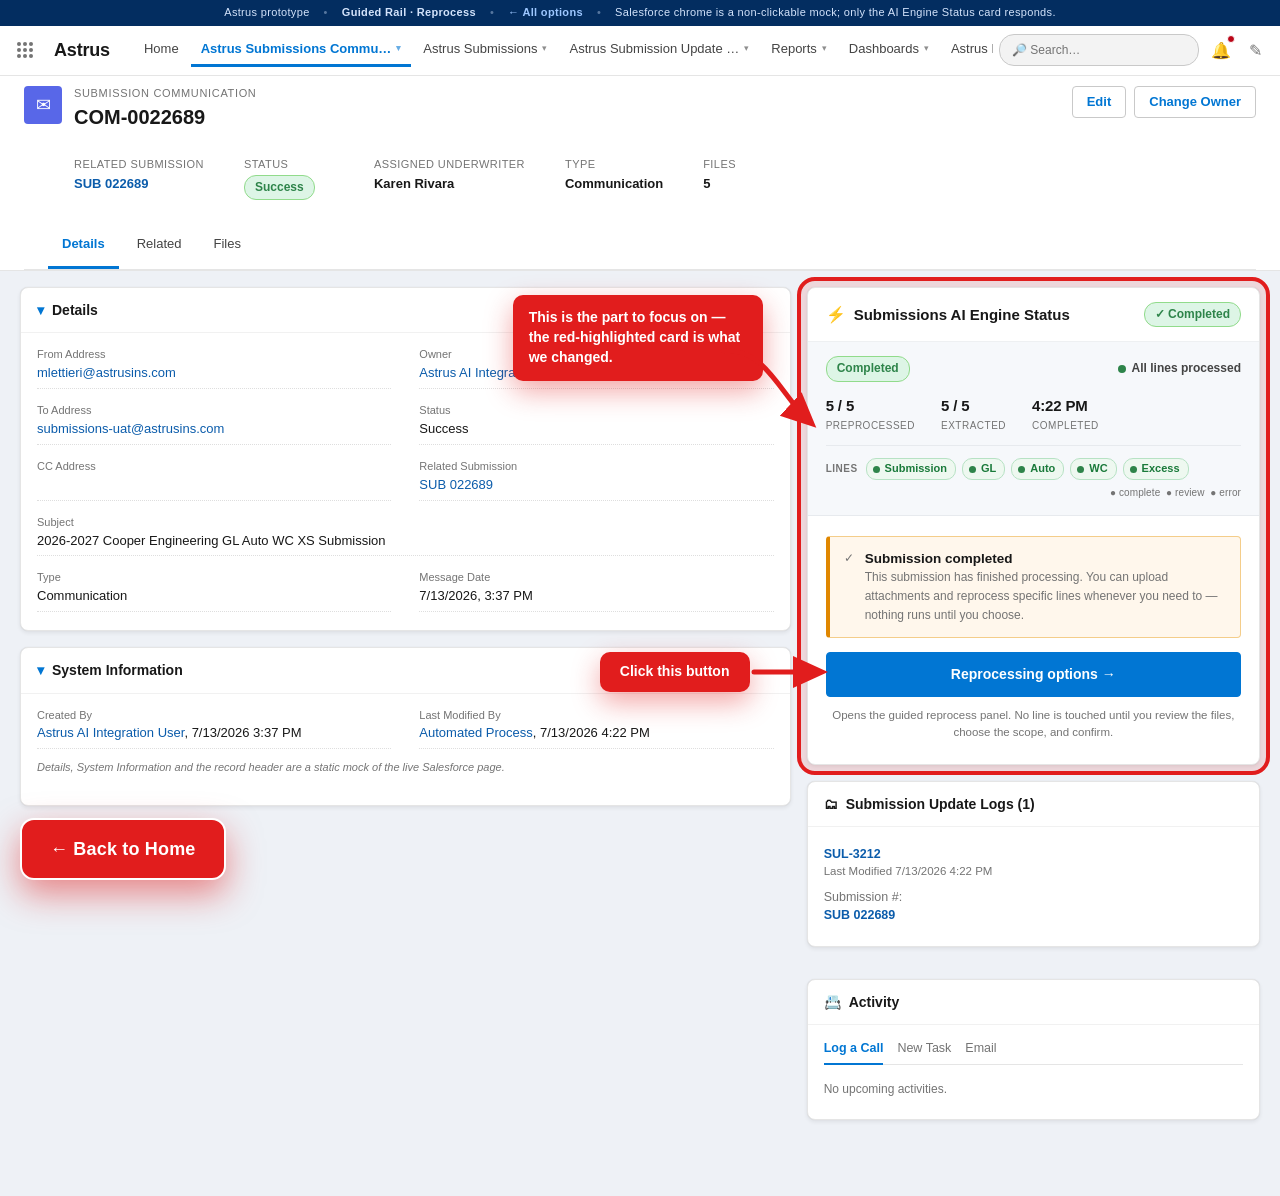
<file: concepts/04-guided-rail/index.html>
<!doctype html>
<html lang="en">
  <head>
    <meta charset="utf-8" />
    <meta name="viewport" content="width=device-width, initial-scale=1" />
    <title>Astrus · Guided Rail</title>
    <link rel="stylesheet" href="../../assets/shell.css" />
    <link rel="stylesheet" href="../../assets/cc.css" />
    <style>
      /* Guided Rail — a hybrid: the Timeline's rail, the Attachment-Driven
         single surface (every step visible, upload-led), and the Checklist's
         line picker. One scrolling column tied together by a vertical rail. */
      .gr-rail { position: relative; padding-left: 34px; }
      .gr-rail::before { content: ""; position: absolute; left: 12px; top: 10px; bottom: 22px; width: 2px; background: #dfe3e8; }
      .gr-node { position: relative; margin-bottom: 18px; }
      .gr-node:last-child { margin-bottom: 0; }
      .gr-dot {
        position: absolute; left: -34px; top: -1px; width: 26px; height: 26px; border-radius: 50%;
        display: grid; place-items: center; font-size: 11px; font-weight: 800; color: #fff; background: #c4cdd8;
        box-shadow: 0 0 0 4px #fff;
      }
      .gr-dot--done { background: #2e844a; }
      .gr-dot--active { background: var(--sf-brand); box-shadow: 0 0 0 4px #dbeafe; }
      .gr-title { font-family: inherit; font-weight: 700; font-size: 13.5px; margin: 0 0 9px; display: flex; align-items: center; gap: 8px; }
      .gr-title .gr-badge { font-size: 10px; font-weight: 700; text-transform: uppercase; letter-spacing: .04em; color: #1a7a3a; background: #e6f8ec; padding: 1px 7px; border-radius: 9px; }
      .gr-card { border: 1px solid var(--sf-border); border-radius: 10px; background: #fff; padding: 14px; }
      .gr-created { font-size: 12px; color: var(--sf-text-weaker); }
      .gr-created strong { color: var(--sf-text); }
    </style>
  </head>
  <body>
    <noscript>This interactive concept needs JavaScript.</noscript>
    <script src="../../assets/shell.js"></script>
    <script>
      (function () {
        const state = { scope: ASTRUS.newScope() };
        let CTX;

        function countChip() {
          const n = CTX.selectedCount(state.scope);
          return '<span class="cc-count' + (n === 0 ? " none" : "") + '">' + n + " of " + CTX.data.lines.length + " lines</span>";
        }
        function runSummaryHTML() {
          const r = CTX.computeRunSummary(state.scope);
          const empty = !CTX.hasSelection(state.scope);
          const icon = { docs: "📄", populate: "✓", lock: "🔒", protect: "🔒" };
          const lines = r.lines.map((l) => '<div class="run-line run-line--' + l.kind + '"><span class="rl-ic">' + (icon[l.kind] || "•") + "</span><span>" + CTX.esc(l.text) + "</span></div>").join("");
          return '<div class="run-summary' + (empty ? " is-empty" : "") + '">' + (empty ? '<p class="cc-hint" style="margin:0">Choose a line to preview.</p>' : lines) + "</div>";
        }
        function lineRow(l) {
          const tag = l.kind === "sub" ? '<span class="line-sub-tag">Submission-level</span>' : "";
          if (state.scope.whole) {
            return '<div class="line-row forced' + (l.kind === "sub" ? " is-sub" : "") + '"><span class="line-name">' + CTX.esc(l.label) + tag + '</span><span class="line-state">Will ' + CTX.verb.toLowerCase() + ' ✓</span></div>';
          }
          const on = state.scope.lob.has(l.id);
          return (
            '<div class="line-row ' + (on ? "on" : "locked") + (l.kind === "sub" ? " is-sub" : "") + '">' +
            '<button class="ck-check' + (on ? " on" : "") + '" data-line="' + l.id + '" aria-pressed="' + on + '">' + (on ? "✓" : "") + "</button>" +
            '<span class="line-name">' + CTX.esc(l.label) + tag + "</span>" +
            '<span class="line-state">' + (on ? "Will " + CTX.verb.toLowerCase() : CTX.offLabel) + "</span></div>"
          );
        }

        function node(dot, dotCls, title, badge, bodyHTML) {
          return (
            '<div class="gr-node"><span class="gr-dot ' + dotCls + '">' + dot + "</span>" +
            '<p class="gr-title">' + title + (badge ? '<span class="gr-badge">' + badge + "</span>" : "") + "</p>" +
            bodyHTML + "</div>"
          );
        }

        function render() {
          const mount = document.getElementById("cc-body");
          const created = CTX.mode === "additional"
            ? '<div class="gr-created"><strong>Submission created · ' + CTX.esc(CTX.data.sub) + "</strong> — upload any additional attachments, then reprocess.</div>"
            : '<div class="gr-created"><strong>Communication record created</strong> — upload the attachments to process this submission.</div>';
          const uploadedOk = state.scope.uploaded.length > 0;
          const linesOk = CTX.hasSelection(state.scope);
          const rail =
            '<div class="gr-rail">' +
            node("✓", "gr-dot--done", CTX.mode === "additional" ? "Submission" : "Communication", "Created", created) +
            node("1", uploadedOk ? "gr-dot--done" : "gr-dot--active", "Upload attachments", uploadedOk ? "" : "", '<div>' + CTX.renderUploadStep(state.scope) + "</div>") +
            node("2", "gr-dot--active", "Review attachments", "", CTX.renderReview(state.scope)) +
            node("3", linesOk ? "gr-dot--done" : "gr-dot--active", "Choose what to " + CTX.verb.toLowerCase(),
              "",
              '<div class="cc-title-row" style="margin-bottom:10px">' + countChip() + "</div>" +
              '<div class="cc-mode">' +
              '<div class="cc-mode-opt' + (state.scope.whole ? " on" : "") + '" data-mode="whole"><span class="cc-mode-radio"></span><div class="cc-mode-title">Entire submission (' + CTX.data.lines.length + ")</div></div>" +
              '<div class="cc-mode-opt' + (!state.scope.whole ? " on" : "") + '" data-mode="selected"><span class="cc-mode-radio"></span><div class="cc-mode-title">Only the lines I choose</div></div></div>' +
              '<div class="line-list">' + CTX.data.lines.map(lineRow).join("") + "</div>") +
            node("4", "gr-dot--active", CTX.finalLabel, "",
              runSummaryHTML() +
              '<div class="cc-actions"><span class="spacer"></span><button class="slds-btn slds-btn--brand" data-run>' + CTX.finalLabel + " →</button></div>") +
            "</div>";
          mount.innerHTML = rail;
          bind(mount);
          CTX.bindUploadStep(mount, state.scope, render);
        }

        function bind(mount) {
          mount.querySelectorAll(".doc-toggle").forEach((b) => (b.onclick = () => { const n = b.dataset.doc; state.scope.excludedDocs.has(n) ? state.scope.excludedDocs.delete(n) : state.scope.excludedDocs.add(n); render(); }));
          mount.querySelectorAll("[data-mode]").forEach((b) => (b.onclick = () => { state.scope.whole = b.dataset.mode === "whole"; render(); }));
          mount.querySelectorAll("[data-line]").forEach((b) => (b.onclick = () => { const id = b.dataset.line; state.scope.lob.has(id) ? state.scope.lob.delete(id) : state.scope.lob.add(id); render(); }));
          const rp = mount.querySelector("[data-run]");
          if (rp) rp.onclick = async () => { const ok = await CTX.runProcess(state.scope); if (ok) { state.scope = ASTRUS.newScope(); render(); } };
        }

        window.CONCEPT = { name: "Guided Rail", render: function (mount, ctx) { CTX = ctx; render(); } };
        ASTRUS.boot(window.CONCEPT);
      })();
    </script>
  </body>
</html>
</file>
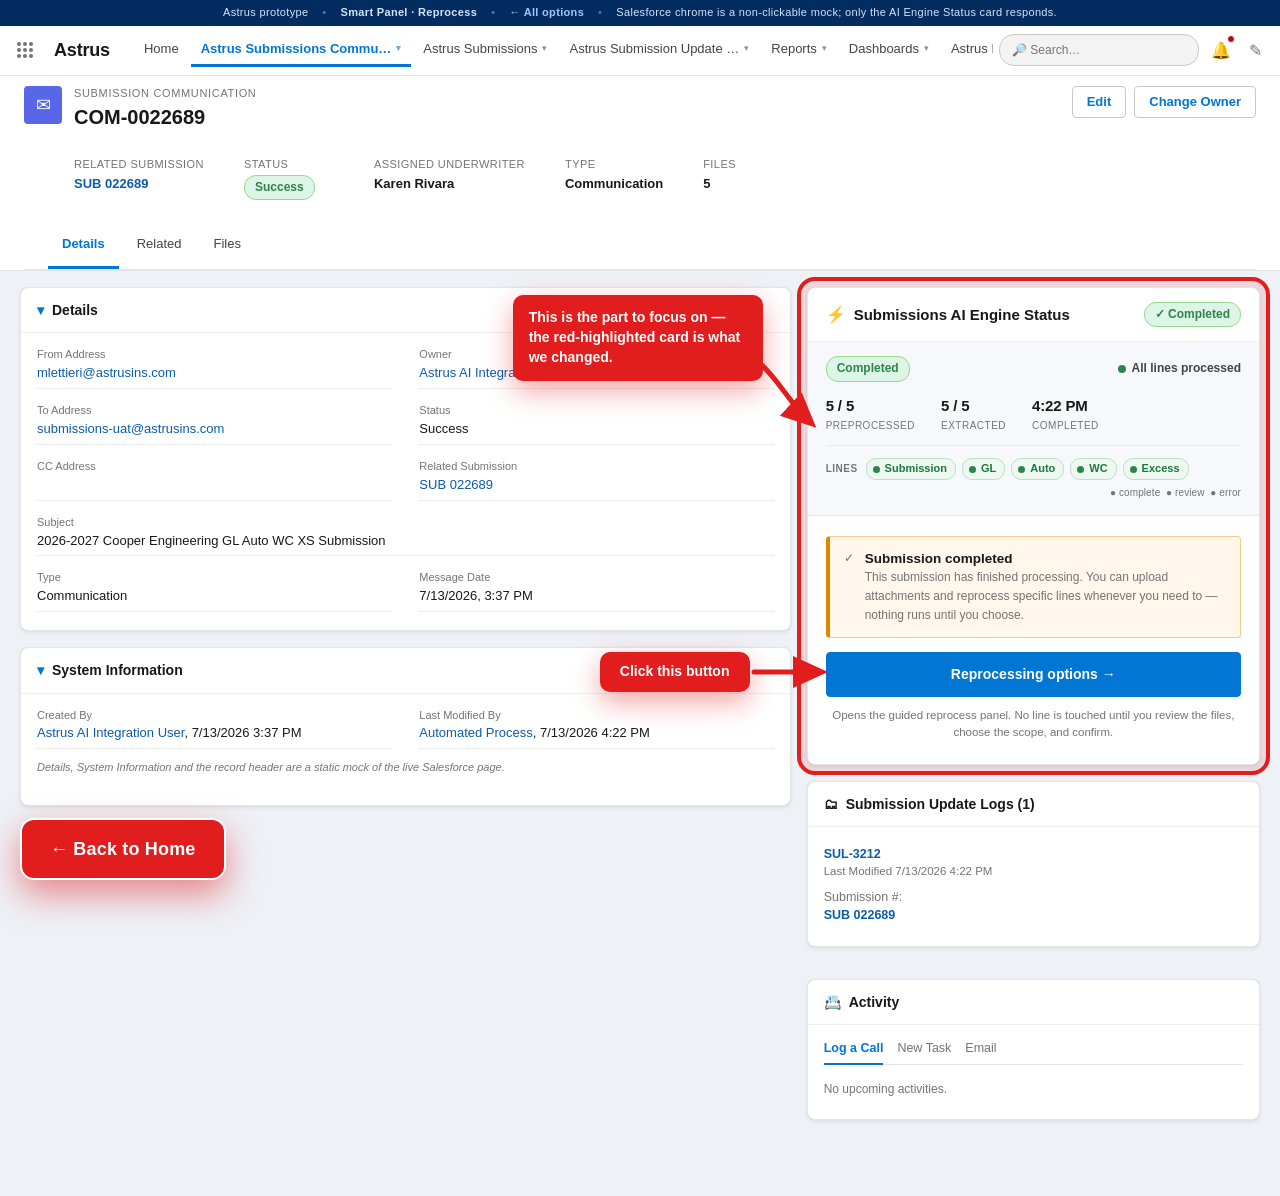
<file: concepts/04-smart-panel/index.html>
<!doctype html>
<html lang="en">
  <head>
    <meta charset="utf-8" />
    <meta name="viewport" content="width=device-width, initial-scale=1" />
    <title>Astrus Reprocess · Smart Panel</title>
    <link rel="stylesheet" href="../../assets/shell.css" />
    <link rel="stylesheet" href="../../assets/cc.css" />
    <style>
      /* ---- Concept 04: Smart Panel — one calm decision surface, no gate ---- */

      /* slim one-line follow-up banner at the very top of the card */
      .sp-banner {
        display: flex;
        align-items: center;
        gap: 8px;
        font-size: 12.5px;
        color: var(--sf-text-weak);
        background: var(--sf-warn-bg);
        border: 1px solid var(--sf-warn-border);
        border-left: 3px solid var(--sf-warn);
        border-radius: var(--sf-radius);
        padding: 7px 12px;
        margin-bottom: 12px;
        line-height: 1.4;
      }
      .sp-banner .bell {
        font-size: 13px;
        flex: none;
      }

      /* documents one-liner */
      .sp-docsline {
        display: flex;
        align-items: center;
        gap: 10px;
        font-size: 12.5px;
        color: var(--sf-text-weak);
        padding: 9px 12px;
        background: #f7f9fc;
        border: 1px solid #eef0f2;
        border-radius: var(--sf-radius);
        margin-bottom: 12px;
      }
      .sp-docsline strong {
        color: var(--sf-text);
      }
      .sp-docs-toggle {
        margin-left: auto;
        background: none;
        border: none;
        color: var(--sf-brand);
        font-weight: 700;
        font-size: 12.5px;
        cursor: pointer;
        padding: 2px 4px;
        font-family: inherit;
        flex: none;
      }
      .sp-docs-toggle:hover {
        text-decoration: underline;
      }
      .sp-docs-wrap {
        margin: -3px 0 14px;
      }

      /* scope chips */
      .sp-scope-title {
        font-size: 11px;
        text-transform: uppercase;
        letter-spacing: 0.05em;
        color: var(--sf-text-weaker);
        font-weight: 700;
        margin: 0 0 8px;
      }
      .sp-chips {
        display: flex;
        flex-wrap: wrap;
        gap: 8px;
        margin-bottom: 14px;
      }
      .sp-chip {
        font-size: 13px;
        padding: 7px 14px;
      }
      .sp-chip.on {
        box-shadow: 0 0 0 1px var(--sf-brand) inset;
        font-weight: 700;
      }
      .sp-chip--dim {
        opacity: 0.55;
      }
      .sp-chip--whole {
        font-weight: 700;
      }
      .sp-arr {
        font-weight: 700;
        color: var(--sf-brand);
        margin-left: 2px;
      }

      /* the one live sentence */
      .sp-sentence-box {
        border: 1px solid var(--sf-border);
        border-radius: var(--sf-radius);
        background: #fbfcfe;
        padding: 12px 14px;
        margin: 4px 0 16px;
      }
      .sp-sentence-box.is-set {
        border-color: var(--sf-success-border);
        background: var(--sf-success-bg);
      }
      .sp-sentence {
        margin: 0 0 6px;
        font-size: 13px;
        line-height: 1.5;
        color: var(--sf-text);
      }
      .sp-protect-line {
        margin: 0;
        font-size: 11.5px;
        color: #5a3fa0;
        display: flex;
        align-items: center;
        gap: 5px;
      }

      /* action row */
      .sp-actions {
        display: flex;
        align-items: center;
        gap: 12px;
        flex-wrap: wrap;
      }
      .sp-secondary {
        background: none;
        border: none;
        color: var(--sf-text-weaker);
        font-weight: 600;
        font-size: 12.5px;
        cursor: pointer;
        font-family: inherit;
        padding: 6px 4px;
      }
      .sp-secondary:hover {
        color: var(--sf-text-weak);
        text-decoration: underline;
      }
    </style>
  </head>
  <body>
    <noscript>This interactive concept needs JavaScript.</noscript>
    <script src="../../assets/shell.js"></script>
    <script>
      (function () {
        const state = { docsOpen: false, scope: null };
        let CTX;

        function badge() {
          const m = document.querySelector(".cc-badge-mount");
          if (m) m.innerHTML = '<span class="slds-badge badge-warning">Requires Review</span>';
        }

        /* ---- slim inline follow-up banner (not a gate screen) ---- */
        function bannerHTML() {
          return (
            '<div class="sp-banner"><span class="bell">🔔</span>' +
            "<span>Follow-up received — a new document was linked. Nothing was reprocessed automatically.</span></div>"
          );
        }

        /* ---- documents one-liner, expands to ctx.renderFiles inline ---- */
        function docsLineHTML() {
          const total = CTX.data.files.length;
          const newCount = CTX.data.files.filter((f) => f.isNew).length;
          const oldCount = total - newCount;
          const inCount = CTX.includedDocs(state.scope).length;
          const allIn = inCount === total;
          return (
            '<div class="sp-docsline"><strong>' +
            total +
            " document" +
            (total === 1 ? "" : "s") +
            "</strong>&nbsp;· " +
            newCount +
            " new, " +
            oldCount +
            " already processed · " +
            (allIn ? "all included" : inCount + " of " + total + " included") +
            '<button class="sp-docs-toggle" data-toggle-docs>' +
            (state.docsOpen ? "Hide documents" : "Review documents") +
            "</button></div>" +
            (state.docsOpen
              ? '<div class="sp-docs-wrap">' + CTX.renderFiles(state.scope) + "</div>"
              : "")
          );
        }

        /* ---- scope as chips: entire submission first, then each LOB ---- */
        function scopeHTML() {
          const scope = state.scope;
          const wholeChip =
            '<button class="chip sp-chip sp-chip--whole' +
            (scope.whole ? " on" : "") +
            '" data-whole="1" aria-pressed="' +
            scope.whole +
            '">Entire submission' +
            (scope.whole ? ' <span class="sp-arr">↻</span>' : "") +
            "</button>";
          const lobChips = CTX.data.lobs
            .map(function (l) {
              const on = !scope.whole && scope.lob.has(l.id);
              return (
                '<button class="chip sp-chip' +
                (on ? " on" : "") +
                (scope.whole ? " sp-chip--dim" : "") +
                '" data-lob="' +
                l.id +
                '" aria-pressed="' +
                on +
                '">' +
                CTX.esc(l.label) +
                (on ? ' <span class="sp-arr">↻</span>' : "") +
                "</button>"
              );
            })
            .join("");
          return (
            '<p class="sp-scope-title">Scope — tap a line, or reprocess the entire submission</p>' +
            '<div class="sp-chips">' +
            wholeChip +
            lobChips +
            "</div>"
          );
        }

        /* ---- the one live sentence, derived from ctx.computeRunSummary ---- */
        function buildSentence(r) {
          if (r.whole) {
            return (
              "Reprocess will re-run the entire submission — all " +
              r.total +
              " line" +
              (r.total === 1 ? "" : "s") +
              " — from " +
              r.includedDocs +
              " document" +
              (r.includedDocs === 1 ? "" : "s") +
              "."
            );
          }
          if (r.selectedCount === 0) {
            return 'Choose a line, or “Entire submission,” to see exactly what a reprocess will do.';
          }
          const selected = CTX.effectiveLobs(state.scope);
          const lockedCount = r.total - r.selectedCount;
          let s =
            "Reprocess will re-run " +
            r.selectedCount +
            " line" +
            (r.selectedCount === 1 ? "" : "s") +
            " (" +
            selected.map((l) => CTX.esc(l.label)).join(", ") +
            ") from " +
            r.includedDocs +
            " document" +
            (r.includedDocs === 1 ? "" : "s") +
            ".";
          if (lockedCount > 0) {
            s +=
              " " +
              lockedCount +
              " line" +
              (lockedCount === 1 ? "" : "s") +
              " stay" +
              (lockedCount === 1 ? "s" : "") +
              " locked.";
          }
          return s;
        }

        function sentenceHTML() {
          const r = CTX.computeRunSummary(state.scope);
          const set = CTX.hasSelection(state.scope);
          return (
            '<div class="sp-sentence-box' +
            (set ? " is-set" : "") +
            '"><p class="sp-sentence">' +
            buildSentence(r) +
            '</p><p class="sp-protect-line">🔒 ' +
            CTX.esc(CTX.data.protectedField) +
            " protected · no submission-level fields pushed</p></div>"
          );
        }

        function actionsHTML() {
          return (
            '<div class="sp-actions">' +
            '<button class="slds-btn slds-btn--brand" data-reprocess' +
            (CTX.hasSelection(state.scope) ? "" : " disabled") +
            ">Reprocess</button>" +
            '<button class="sp-secondary" data-processnew>Process as New</button>' +
            "</div>"
          );
        }

        function render() {
          badge();
          const mount = document.getElementById("cc-body");
          mount.innerHTML = "";
          const box = document.createElement("div");
          box.innerHTML =
            bannerHTML() + docsLineHTML() + scopeHTML() + sentenceHTML() + actionsHTML();
          mount.appendChild(box);
          bind(box);
        }

        function bind(box) {
          const dt = box.querySelector("[data-toggle-docs]");
          if (dt)
            dt.onclick = function () {
              state.docsOpen = !state.docsOpen;
              render();
            };

          box.querySelectorAll(".doc-toggle").forEach(function (b) {
            b.onclick = function () {
              const n = b.dataset.doc;
              state.scope.excludedDocs.has(n)
                ? state.scope.excludedDocs.delete(n)
                : state.scope.excludedDocs.add(n);
              render();
            };
          });

          const wb = box.querySelector("[data-whole]");
          if (wb)
            wb.onclick = function () {
              state.scope.whole = !state.scope.whole;
              render();
            };

          box.querySelectorAll("[data-lob]").forEach(function (b) {
            b.onclick = function () {
              state.scope.whole = false;
              const id = b.dataset.lob;
              state.scope.lob.has(id) ? state.scope.lob.delete(id) : state.scope.lob.add(id);
              render();
            };
          });

          const rp = box.querySelector("[data-reprocess]");
          if (rp)
            rp.onclick = async function () {
              const ok = await CTX.runReprocess(state.scope);
              if (ok) {
                state.scope = ASTRUS.newScope();
                render();
              }
            };

          const pn = box.querySelector("[data-processnew]");
          if (pn)
            pn.onclick = async function () {
              const ok = await CTX.confirmModal({
                title: "Process as a new submission?",
                body:
                  "<p>This ignores your scope and rebuilds <strong>everything</strong> as a fresh, potentially duplicate submission. Use it only for a genuinely new deal.</p>",
                confirmLabel: "Process as New",
                destructive: true
              });
              if (ok)
                CTX.toast(
                  "success",
                  "Process as New initiated",
                  "A new submission has been sent to the AI engine."
                );
            };
        }

        window.CONCEPT = {
          name: "Smart Panel",
          render: function (mount, ctx) {
            CTX = ctx;
            state.scope = CTX.newScope();
            render();
          }
        };
        ASTRUS.boot(window.CONCEPT);
      })();
    </script>
  </body>
</html>
</file>
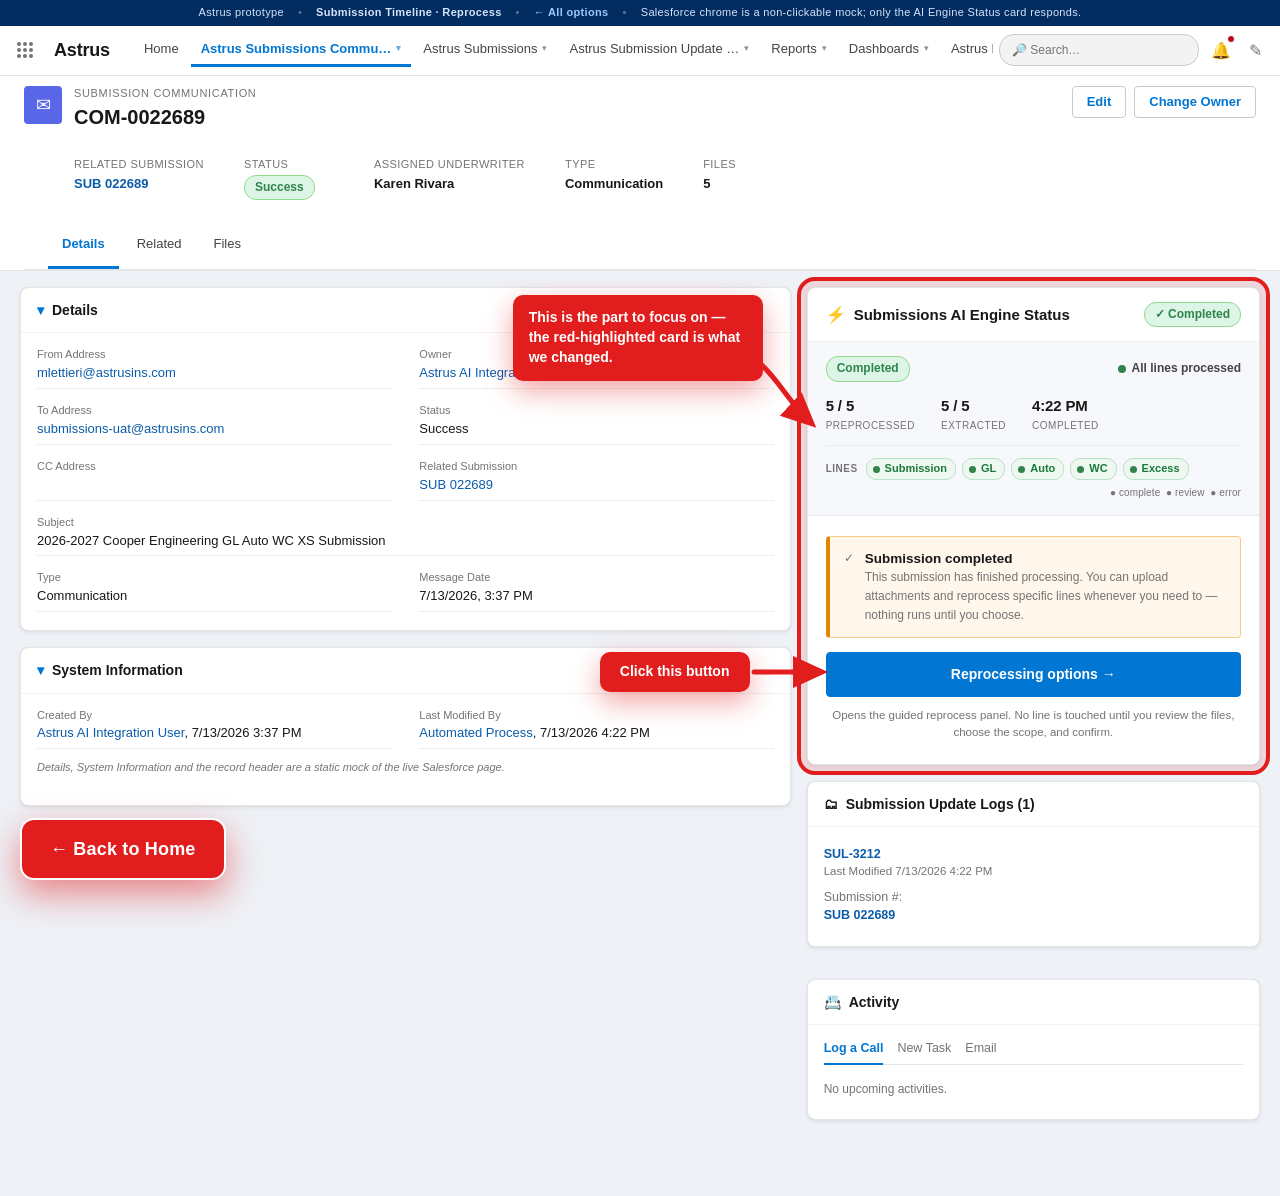
<file: concepts/05-submission-timeline/index.html>
<!doctype html>
<html lang="en">
  <head>
    <meta charset="utf-8" />
    <meta name="viewport" content="width=device-width, initial-scale=1" />
    <title>Astrus Reprocess · Submission Timeline</title>
    <link rel="stylesheet" href="../../assets/shell.css" />
    <link rel="stylesheet" href="../../assets/cc.css" />
    <style>
      /* ---- Concept 05: Submission Timeline (Round 2) ----
         Vertical audit trail: rail + node dots, done(green)/attention(amber)/
         active(blue). NOW is always the LAST, active node — the one place the
         underwriter's control lives. No extraction has happened; nodes state
         only neutral, true facts. */
      .tl-intro { font-size: 12px; color: var(--sf-text-weaker); margin: 0 0 16px; line-height: 1.5; }
      .tl-list { position: relative; list-style: none; margin: 0; padding: 0; }
      .tl-item { position: relative; padding-left: 34px; padding-bottom: 16px; }
      .tl-item:last-child { padding-bottom: 0; }
      .tl-item:not(:last-child)::after {
        content: ""; position: absolute; left: 12px; top: 26px; bottom: -2px; width: 2px; background: #dcdfe5;
      }
      .tl-item--done:not(:last-child)::after { background: var(--sf-success-border); }
      .tl-dot {
        position: absolute; left: 1px; top: 1px; width: 22px; height: 22px; border-radius: 50%;
        display: flex; align-items: center; justify-content: center; font-size: 11px; font-weight: 700;
        color: #fff; background: #9a9fa8; box-shadow: 0 0 0 3px #fff; z-index: 1; flex: none;
      }
      .tl-item--done .tl-dot { background: var(--sf-success); }
      .tl-item--attention .tl-dot { background: var(--sf-warn); }
      .tl-item--active .tl-dot { background: var(--sf-brand); box-shadow: 0 0 0 3px #fff, 0 0 0 6px #d8eafd; }
      .tl-content { border: 1px solid var(--sf-border); border-radius: var(--sf-radius); background: #fff; padding: 10px 12px 12px; }
      .tl-item--done .tl-content { background: #fafffc; border-color: #e3f3e7; }
      .tl-item--attention .tl-content { background: var(--sf-warn-bg); border-color: var(--sf-warn-border); }
      .tl-item--active .tl-content { background: #f5f9ff; border-color: var(--sf-brand); box-shadow: 0 0 0 1px var(--sf-brand) inset; }
      .tl-title { display: flex; align-items: baseline; gap: 8px; font-weight: 700; font-size: 13px; color: var(--sf-text); margin: 0 0 3px; line-height: 1.3; }
      .tl-when { margin-left: auto; font-weight: 400; font-size: 10.5px; color: var(--sf-text-weaker); white-space: nowrap; flex: none; }
      .tl-desc { font-size: 12px; color: var(--sf-text-weak); line-height: 1.55; margin: 0; }
      .tl-desc strong { color: var(--sf-text); }
      .tl-lobtags { display: flex; flex-wrap: wrap; gap: 6px; margin-top: 8px; }
      .tl-lobtag {
        font-size: 10.5px; font-weight: 600; color: var(--sf-success); background: var(--sf-success-bg);
        border: 1px solid var(--sf-success-border); border-radius: 10px; padding: 2px 8px;
      }

      /* follow-up node: doc-picker expand affordance */
      .tl-filestoggle {
        display: inline-flex; align-items: center; gap: 5px; margin-top: 9px; font-size: 11.5px; font-weight: 600;
        color: var(--sf-brand-dark); background: none; border: none; padding: 0; cursor: pointer; font-family: inherit;
      }
      .tl-filestoggle .car { font-size: 9px; transition: transform 0.12s ease; }
      .tl-filestoggle.is-open .car { transform: rotate(90deg); }
      .tl-filespanel { margin-top: 10px; }

      /* NOW node — the control */
      .now-lead { font-size: 12px; color: var(--sf-text-weak); margin: 2px 0 12px; line-height: 1.5; }
      .now-summary {
        font-size: 12px; font-weight: 600; color: var(--sf-text); background: #eef4fb; border: 1px solid #c9def5;
        border-radius: var(--sf-radius); padding: 8px 11px; margin-top: 12px; line-height: 1.5;
      }
      .now-summary.is-empty { background: #f7f8fa; border-color: var(--sf-border-strong); color: var(--sf-text-weaker); font-weight: 400; }
      .now-summary .lockic { color: #7a5bd6; }
      .now-actions { display: flex; align-items: center; gap: 10px; flex-wrap: wrap; margin-top: 14px; }
      .now-actions .spacer { flex: 1; }
    </style>
  </head>
  <body>
    <noscript>This interactive concept needs JavaScript.</noscript>
    <script src="../../assets/shell.js"></script>
    <script>
      (function () {
        let CTX;
        let tickMinutes = 31; // fabricated clock for reprocessed nodes, after engine.completed (4:22:32 PM)
        const state = {
          scope: null, // ctx.newScope() once CTX is available
          filesOpen: false,
          history: [] // completed reprocess events, rendered between the follow-up and NOW
        };

        function nextTimestamp() {
          const t = "Jul 13, 2026 · 4:" + (tickMinutes < 10 ? "0" : "") + tickMinutes + " PM";
          tickMinutes += 4;
          return t;
        }

        function badge() {
          const m = document.querySelector(".cc-badge-mount");
          if (m) m.innerHTML = '<span class="slds-badge badge-warning">Requires Review</span>';
        }

        function statusStrip() {
          const e = CTX.data.engine;
          return (
            '<dl class="cc-status"><dt>Status</dt><dd><span class="slds-badge badge-warning">' + e.status + "</span></dd>" +
            "<dt>Stage</dt><dd>" + e.stage + "</dd>" +
            "<dt>Files</dt><dd>Preprocessed: " + e.filesPrep + " | Extracted: " + e.filesExt + "</dd>" +
            "<dt>Completed</dt><dd>" + e.completed + "</dd></dl>"
          );
        }

        /* ---- generic timeline-node renderer ---- */
        function tlItem(cls, dot, title, when, bodyHTML) {
          return (
            '<li class="tl-item tl-item--' + cls + '"><span class="tl-dot">' + dot +
            '</span><div class="tl-content"><div class="tl-title"><span>' + title +
            '</span><span class="tl-when">' + CTX.esc(when) + "</span></div>" + bodyHTML + "</div></li>"
          );
        }

        /* ---- node 1: received & processed (done) ---- */
        function nodeReceived() {
          const tags = CTX.data.lobs
            .map(function (l) { return '<span class="tl-lobtag">✓ ' + CTX.esc(l.label) + "</span>"; })
            .join("");
          return tlItem(
            "done", "✓", "Submission received &amp; processed", CTX.data.messageDate,
            '<p class="tl-desc">The AI engine processed every file on <strong>' + CTX.esc(CTX.data.com) +
              "</strong> and built out all " + CTX.data.lobs.length +
              ' lines of business from a standing start.</p><div class="tl-lobtags">' + tags + "</div>"
          );
        }

        /* ---- node 2: underwriter reviewed (done) — generic, no extracted values ---- */
        function nodeReviewed() {
          return tlItem(
            "done", "✓", "Underwriter reviewed", "Prior to follow-up",
            '<p class="tl-desc"><strong>' + CTX.esc(CTX.data.underwriter) +
              "</strong> reviewed the submission in Salesforce, including a correction to an Indiana WC class code. " +
              "Nothing moved on this submission after that without her say-so.</p>"
          );
        }

        /* ---- node 3: follow-up email (attention) — expandable doc picker ---- */
        function nodeFollowup() {
          const f = CTX.data.followup;
          const total = CTX.data.files.length;
          const panel = state.filesOpen ? '<div class="tl-filespanel">' + CTX.renderFiles(state.scope) + "</div>" : "";
          return tlItem(
            "attention", "🔔", "Follow-up email — new document linked; nothing reprocessed automatically", f.when,
            '<p class="tl-desc">A follow-up email arrived with a new document (<strong>' + CTX.esc(f.file) +
              "</strong>) linked to this Communication. <strong>Nothing was reprocessed automatically</strong> — the review above is untouched.</p>" +
              '<button class="tl-filestoggle' + (state.filesOpen ? " is-open" : "") + '" data-toggle-files aria-expanded="' + state.filesOpen +
              '"><span class="car">▶</span>' + total + " document" + (total === 1 ? "" : "s") + " on this Communication · review</button>" +
              panel
          );
        }

        /* ---- node 4 (always last): NOW — you decide (active, holds the control) ---- */
        function lineRow(l) {
          if (state.scope.whole) {
            return '<div class="line-row forced"><span class="line-name">' + CTX.esc(l.label) + '</span><span class="line-state">Will run ✓</span></div>';
          }
          const on = state.scope.lob.has(l.id);
          return (
            '<div class="line-row ' + (on ? "on" : "locked") + '"><button class="sw' + (on ? " on" : "") +
            '" data-lob="' + l.id + '" role="switch" aria-checked="' + on + '" aria-label="Update ' + CTX.esc(l.label) +
            '"></button><span class="line-name">' + CTX.esc(l.label) + '</span><span class="line-state">' +
            (on ? "Will run" : '<span class="lockic">🔒</span> Locked') + "</span></div>"
          );
        }

        function nowSummaryHTML() {
          const scope = state.scope;
          if (!CTX.hasSelection(scope)) {
            return '<div class="now-summary is-empty">Nothing selected yet — turn on a line above, or choose to reprocess the entire submission.</div>';
          }
          const r = CTX.computeRunSummary(scope);
          const totalDocs = CTX.data.files.length;
          const scopeText = r.whole
            ? "the entire submission (" + r.total + " lines)"
            : r.selectedCount + " of " + r.total + " line" + (r.total === 1 ? "" : "s");
          return (
            '<div class="now-summary">Re-reads ' + r.includedDocs + " of " + totalDocs + " documents · updates " + scopeText +
            ' · <span class="lockic">🔒</span> ' + CTX.esc(CTX.data.protectedField) + " protected.</div>"
          );
        }

        function nodeNow() {
          const scope = state.scope;
          const rows = CTX.data.lobs.map(lineRow).join("");
          const disabled = !CTX.hasSelection(scope);
          return tlItem(
            "active", "●", "NOW — you decide", "Today",
            '<p class="now-lead">Nothing moves until you choose what a reprocess may touch. Everything else on this submission stays exactly as you left it.</p>' +
              '<div class="cc-mode"><div class="cc-mode-opt' + (!scope.whole ? " on" : "") +
              '" data-mode="selected"><span class="cc-mode-radio"></span><div><div class="cc-mode-title">Only the lines I choose</div>' +
              '<div class="cc-mode-desc">Turn on individual lines below; the rest stay locked.</div></div></div>' +
              '<div class="cc-mode-opt' + (scope.whole ? " on" : "") +
              '" data-mode="whole"><span class="cc-mode-radio"></span><div><div class="cc-mode-title">Reprocess the entire submission</div>' +
              '<div class="cc-mode-desc">Re-run all ' + CTX.data.lobs.length + ' lines from the included documents.</div></div></div></div>' +
              '<div class="line-list">' + rows + "</div>" +
              nowSummaryHTML() +
              '<div class="now-actions"><button class="slds-btn slds-btn--brand" data-reprocess ' + (disabled ? "disabled" : "") + ">Reprocess</button>" +
              '<button class="slds-btn" data-processnew>Process as New</button><span class="spacer"></span></div>' +
              '<p class="cc-hint">Reprocess re-reads the included documents and re-runs only the lines above. Process as New ignores scope and rebuilds everything.</p>'
          );
        }

        /* ---- appended node: a completed reprocess (done) ---- */
        function nodeCompleted(h) {
          return tlItem("done", "✓", h.title, h.when, '<p class="tl-desc">' + h.desc + "</p>");
        }

        function timelineHTML() {
          let out = '<ul class="tl-list">' + nodeReceived() + nodeReviewed() + nodeFollowup();
          state.history.forEach(function (h) { out += nodeCompleted(h); });
          out += nodeNow() + "</ul>";
          return out;
        }

        function render() {
          badge();
          const mount = document.getElementById("cc-body");
          mount.innerHTML =
            statusStrip() +
            '<p class="tl-intro">Every step this submission has taken, and who made it happen. The engine never moves again on its own — the control lives at the point marked <strong>NOW</strong>.</p>' +
            timelineHTML();
          bind(mount);
        }

        function bind(mount) {
          const ft = mount.querySelector("[data-toggle-files]");
          if (ft) ft.onclick = function () { state.filesOpen = !state.filesOpen; render(); };

          mount.querySelectorAll(".doc-toggle").forEach(function (b) {
            b.onclick = function () {
              const n = b.dataset.doc;
              state.scope.excludedDocs.has(n) ? state.scope.excludedDocs.delete(n) : state.scope.excludedDocs.add(n);
              render();
            };
          });

          mount.querySelectorAll("[data-mode]").forEach(function (b) {
            b.onclick = function () { state.scope.whole = b.dataset.mode === "whole"; render(); };
          });

          mount.querySelectorAll("[data-lob]").forEach(function (b) {
            b.onclick = function () {
              const id = b.dataset.lob;
              state.scope.lob.has(id) ? state.scope.lob.delete(id) : state.scope.lob.add(id);
              render();
            };
          });

          const rp = mount.querySelector("[data-reprocess]");
          if (rp)
            rp.onclick = async function () {
              const wasWhole = state.scope.whole;
              const chosen = CTX.effectiveLobs(state.scope);
              const inCount = CTX.includedDocs(state.scope).length;
              const ok = await CTX.runReprocess(state.scope);
              if (!ok) return;
              const labelStr = wasWhole ? "the entire submission" : chosen.map(function (l) { return l.label; }).join(", ");
              state.history.push({
                title: "Reprocessed: " + labelStr + " — re-run from the included documents",
                when: nextTimestamp(),
                desc:
                  "The AI engine re-read the " + inCount + " included document" + (inCount === 1 ? "" : "s") +
                  " and re-ran " + (wasWhole ? "every line" : "only " + labelStr) + ". Everything else was left exactly as it was."
              });
              state.scope = ASTRUS.newScope();
              state.filesOpen = false;
              render();
            };

          const pn = mount.querySelector("[data-processnew]");
          if (pn)
            pn.onclick = async function () {
              const ok = await CTX.confirmModal({
                title: "Process as a new submission?",
                body: "<p>This ignores your scope selections and rebuilds <strong>everything</strong> from the current files — a fresh, potentially duplicate submission. Use this only for a genuinely new deal.</p>",
                confirmLabel: "Process as New",
                destructive: true
              });
              if (ok) CTX.toast("success", "Process as New initiated", "A new submission has been sent to the AI engine.");
            };
        }

        window.CONCEPT = {
          name: "Submission Timeline",
          render: function (mount, ctx) {
            CTX = ctx;
            state.scope = ctx.newScope();
            render();
          }
        };
        ASTRUS.boot(window.CONCEPT);
      })();
    </script>
  </body>
</html>
</file>
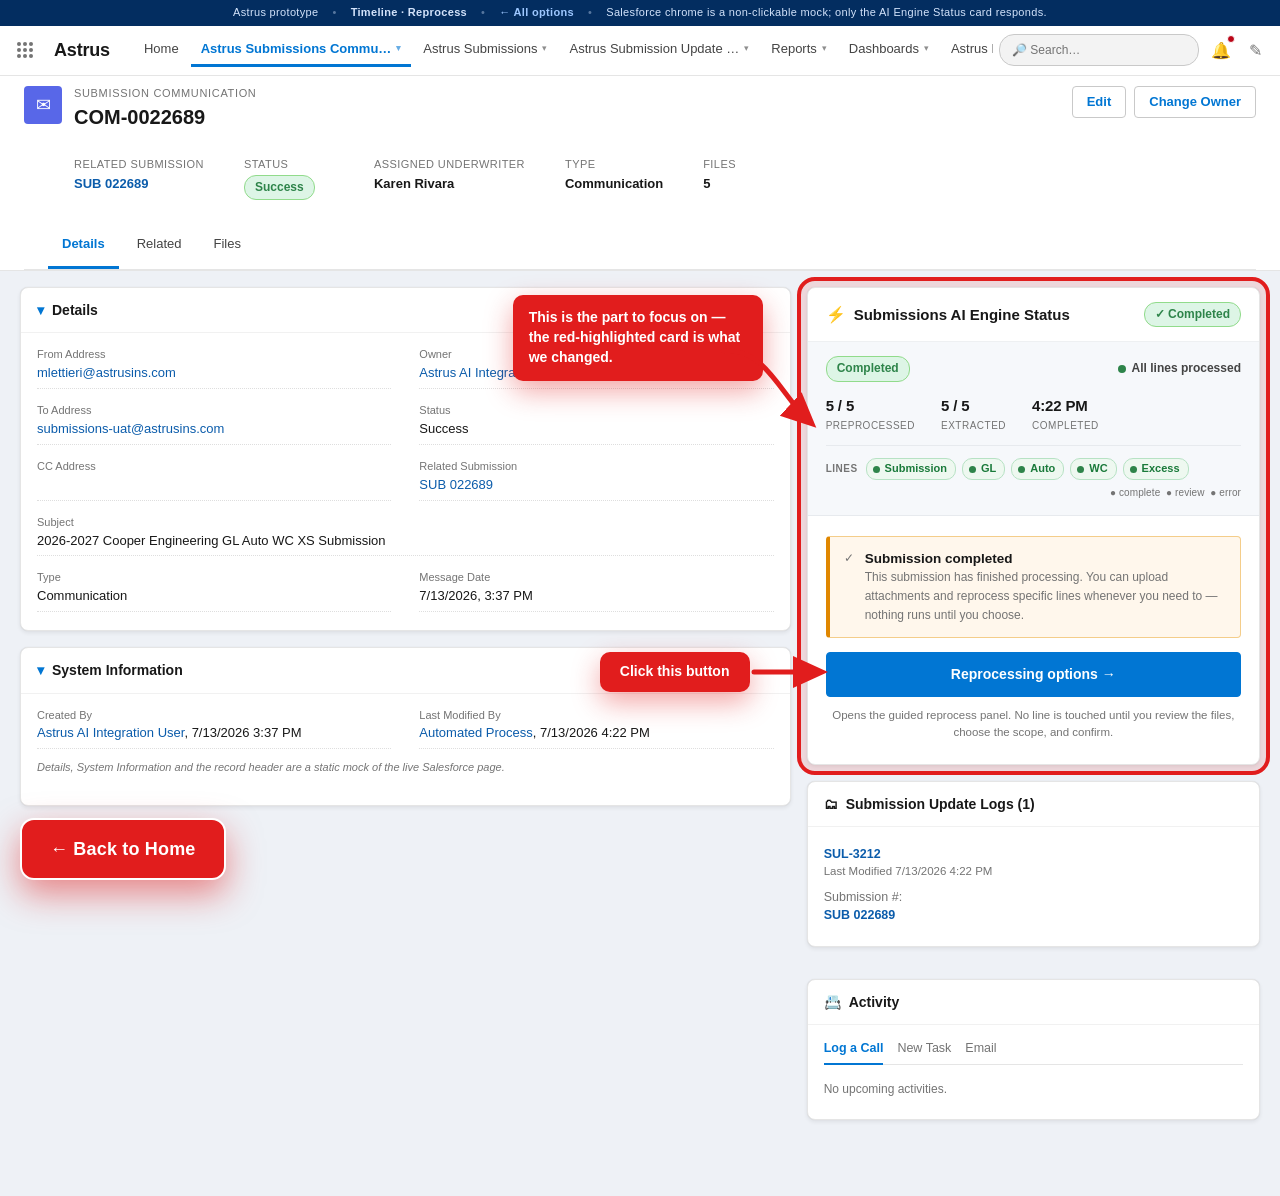
<file: concepts/05-timeline/index.html>
<!doctype html>
<html lang="en">
  <head>
    <meta charset="utf-8" />
    <meta name="viewport" content="width=device-width, initial-scale=1" />
    <title>Astrus · Timeline</title>
    <link rel="stylesheet" href="../../assets/shell.css" />
    <link rel="stylesheet" href="../../assets/cc.css" />
    <style>
      /* ---- vertical timeline rail (concept-local) ------------------------- */
      .tl-rail { position: relative; max-width: 430px; }
      .tl-node { position: relative; display: flex; gap: 12px; }
      .tl-rail-col { flex: none; width: 26px; position: relative; display: flex; justify-content: center; }
      .tl-rail-col::before {
        content: ""; position: absolute; top: 0; bottom: 0; left: 50%; width: 2px;
        background: #dde3ea; transform: translateX(-50%); z-index: 0;
      }
      .tl-node:first-child .tl-rail-col::before { top: 13px; }
      .tl-node:last-child .tl-rail-col::before { bottom: auto; height: 13px; }
      .tl-dot {
        position: relative; z-index: 1; width: 26px; height: 26px; border-radius: 50%;
        display: grid; place-items: center; font-size: 12px; font-weight: 800;
        background: #fff; border: 2.5px solid #c9cdd3; color: #8a94a0; flex: none;
        box-shadow: 0 0 0 3px #fff;
      }
      .tl-node--done .tl-dot { background: #2e844a; border-color: #2e844a; color: #fff; }
      .tl-node--active .tl-dot { background: #0176d3; border-color: #0176d3; color: #fff; box-shadow: 0 0 0 3px #fff, 0 0 0 6px #dceafb; }
      .tl-node--upcoming .tl-dot { background: #fff; border-color: #c9cdd3; color: #8a94a0; }
      .tl-content { flex: 1; min-width: 0; padding-bottom: 16px; }
      .tl-node:last-child .tl-content { padding-bottom: 0; }
      .tl-head {
        display: flex; align-items: baseline; gap: 8px; width: 100%; background: none; border: none;
        padding: 2px 0; cursor: pointer; text-align: left; font: inherit; color: inherit;
      }
      .tl-head-title { font-weight: 700; font-size: 13.5px; color: var(--sf-text); white-space: nowrap; overflow: hidden; text-overflow: ellipsis; }
      .tl-head-summary { font-size: 11.5px; color: var(--sf-text-weaker); flex: none; margin-left: auto; padding-left: 8px; }
      .tl-node--done .tl-head-title { color: #0a3d1c; }
      .tl-node--active .tl-head-title { color: #014486; font-size: 14.5px; }
      .tl-node--upcoming .tl-head-title { color: #8a94a0; font-weight: 600; }
      .tl-node--hist .tl-head { cursor: default; }
      .tl-head:hover .tl-head-title { text-decoration: underline; }
      .tl-node--hist .tl-head:hover .tl-head-title,
      .tl-node--upcoming .tl-head:hover .tl-head-title { text-decoration: none; }
      .tl-node--upcoming .tl-head:hover .tl-head-title { color: #0176d3; }
      .tl-body {
        margin-top: 9px; border: 1.5px solid #b6d8f7; background: #f7fbff; border-radius: 10px;
        padding: 12px 14px 14px;
      }
      .tl-node--done-final .tl-dot { background: #2e844a; border-color: #2e844a; color: #fff; }
      .tl-node--done-final .tl-head-title { color: #0a3d1c; }
      .tl-reset-link { background: none; border: none; color: var(--sf-brand); font: inherit; font-weight: 700; cursor: pointer; padding: 0; text-decoration: underline; font-size: 12px; margin-top: 2px; }
    </style>
  </head>
  <body>
    <noscript>This interactive concept needs JavaScript.</noscript>
    <script src="../../assets/shell.js"></script>
    <script>
      (function () {
        const state = { moment: 0, scope: null, runs: [] };
        let CTX, MOUNT;

        const NODE_TITLES = ["Upload attachments", "Review attachments", "Choose lines", ""];
        function nowTitle() { return "NOW — " + CTX.finalLabel; }

        function statusTitle() {
          return CTX.mode === "additional" ? "Submission created · " + CTX.data.sub : "Communication created";
        }

        function countChip() {
          const n = CTX.selectedCount(state.scope);
          return '<span class="cc-count' + (n === 0 ? " none" : "") + '">' + n + " of " + CTX.data.lines.length + " lines</span>";
        }

        function runSummaryHTML() {
          const r = CTX.computeRunSummary(state.scope);
          const empty = !CTX.hasSelection(state.scope);
          const icon = { docs: "📄", populate: "✓", lock: "🔒", protect: "🔒" };
          const lines = r.lines
            .map((l) => '<div class="run-line run-line--' + l.kind + '"><span class="rl-ic">' + (icon[l.kind] || "•") + "</span><span>" + CTX.esc(l.text) + "</span></div>")
            .join("");
          return '<div class="run-summary' + (empty ? " is-empty" : "") + '">' + (empty ? '<p class="cc-hint" style="margin:0">Pick a line, or the entire submission.</p>' : lines) + "</div>";
        }

        function lineRow(l) {
          const tag = l.kind === "sub" ? '<span class="line-sub-tag">Submission-level</span>' : "";
          if (state.scope.whole) {
            return '<div class="line-row forced' + (l.kind === "sub" ? " is-sub" : "") + '"><span class="line-name">' + CTX.esc(l.label) + tag + '</span><span class="line-state">Will ' + CTX.verb.toLowerCase() + " ✓</span></div>";
          }
          const on = state.scope.lob.has(l.id);
          return (
            '<div class="line-row ' + (on ? "on" : "locked") + (l.kind === "sub" ? " is-sub" : "") + '">' +
            '<button class="ck-check' + (on ? " on" : "") + '" data-line="' + l.id + '" aria-pressed="' + on + '">' + (on ? "✓" : "") + "</button>" +
            '<span class="line-name">' + CTX.esc(l.label) + tag + "</span>" +
            '<span class="line-state">' + (on ? "Will " + CTX.verb.toLowerCase() : CTX.offLabel) + "</span></div>"
          );
        }

        /* ---- collapsed summary text for a done node -------------------- */
        function summaryFor(i) {
          if (i === 0) {
            const n = state.scope.uploaded.length;
            return n ? n + (n === 1 ? " file" : " files") + " uploaded" : "no new files";
          }
          if (i === 1) {
            return CTX.includedDocs(state.scope).length + " of " + CTX.docsInPlay(state.scope).length + " included";
          }
          if (i === 2) {
            return state.scope.whole ? "Entire submission" : CTX.selectedCount(state.scope) + " of " + CTX.data.lines.length + " lines";
          }
          return "";
        }

        /* ---- action bar --------------------------------------------------- */
        function actions(backIdx, backLabel, forwardHtml) {
          return (
            '<div class="cc-actions">' +
            (backIdx != null ? '<button class="slds-btn" data-go="' + backIdx + '">' + backLabel + "</button>" : "") +
            '<span class="spacer"></span>' + forwardHtml + "</div>"
          );
        }

        /* ---- body content per active node -------------------------------- */
        function bodyUpload() {
          return CTX.renderUploadStep(state.scope) + actions(null, "", '<button class="slds-btn slds-btn--brand" data-go="1">Next: review →</button>');
        }
        function bodyReview() {
          return CTX.renderReview(state.scope) + actions(0, "← Upload", '<button class="slds-btn slds-btn--brand" data-go="2">Next: lines →</button>');
        }
        function bodyLines() {
          const rows = CTX.data.lines.map(lineRow).join("");
          return (
            '<div class="cc-title-row"><span></span>' + countChip() + "</div>" +
            '<div class="cc-mode">' +
            '<div class="cc-mode-opt' + (!state.scope.whole ? " on" : "") + '" data-mode="selected"><span class="cc-mode-radio"></span><div class="cc-mode-title">Only chosen lines</div></div>' +
            '<div class="cc-mode-opt' + (state.scope.whole ? " on" : "") + '" data-mode="whole"><span class="cc-mode-radio"></span><div class="cc-mode-title">Entire submission (' + CTX.data.lines.length + ")</div></div>" +
            "</div>" +
            '<div class="line-list">' + rows + "</div>" +
            actions(1, "← Review", '<button class="slds-btn slds-btn--brand" data-go="3">Next →</button>')
          );
        }
        function bodyNow() {
          return (
            runSummaryHTML() +
            actions(2, "← Lines", '<button class="slds-btn slds-btn--brand" data-run' + (!CTX.hasSelection(state.scope) || !CTX.hasUploads(state.scope) ? " disabled" : "") + ">" + CTX.esc(CTX.finalLabel) + "</button>")
          );
        }
        const BODIES = [bodyUpload, bodyReview, bodyLines, bodyNow];

        /* ---- one active-cycle node (0..3) --------------------------------- */
        function cycleNode(i) {
          const isActive = i === state.moment;
          const isDone = i < state.moment;
          const cls = isActive ? "tl-node--active" : isDone ? "tl-node--done" : "tl-node--upcoming";
          const title = i === 3 ? nowTitle() : NODE_TITLES[i];
          const dot = isDone ? "✓" : String(i + 1);
          const summary = isDone && !isActive ? '<span class="tl-head-summary">' + summaryFor(i) + "</span>" : "";
          const body = isActive ? '<div class="tl-body">' + BODIES[i]() + "</div>" : "";
          return (
            '<div class="tl-node ' + cls + '"><div class="tl-rail-col"><div class="tl-dot">' + dot + "</div></div>" +
            '<div class="tl-content"><button class="tl-head" data-node="' + i + '"><span class="tl-head-title">' + CTX.esc(title) + "</span>" + summary + "</button>" + body + "</div></div>"
          );
        }

        function statusNode() {
          return (
            '<div class="tl-node tl-node--done tl-node--hist"><div class="tl-rail-col"><div class="tl-dot">✓</div></div>' +
            '<div class="tl-content"><button class="tl-head" disabled><span class="tl-head-title">' + CTX.esc(statusTitle()) + "</span></button></div></div>"
          );
        }

        function runNode(r) {
          return (
            '<div class="tl-node tl-node--done-final tl-node--hist"><div class="tl-rail-col"><div class="tl-dot">✓</div></div>' +
            '<div class="tl-content"><button class="tl-head" disabled><span class="tl-head-title">Done — ' + CTX.esc(r.label) + "</span><span class=\"tl-head-summary\">" + CTX.esc(r.when) + "</span></button></div></div>"
          );
        }

        function render() {
          MOUNT.innerHTML = "";
          const rail = document.createElement("div");
          rail.className = "tl-rail";
          rail.innerHTML =
            statusNode() +
            state.runs.map(runNode).join("") +
            [0, 1, 2, 3].map(cycleNode).join("");
          MOUNT.appendChild(rail);
          bind(rail);
          if (state.moment === 0) CTX.bindUploadStep(rail, state.scope, render);
        }

        function go(i) { state.moment = i; render(); }

        function bind(rail) {
          rail.querySelectorAll("[data-node]").forEach((b) => {
            if (b.disabled) return;
            b.onclick = () => go(Number(b.dataset.node));
          });
          rail.querySelectorAll("[data-go]").forEach((b) => (b.onclick = () => go(Number(b.dataset.go))));
          rail.querySelectorAll(".doc-toggle").forEach((b) => (b.onclick = () => {
            const n = b.dataset.doc;
            state.scope.excludedDocs.has(n) ? state.scope.excludedDocs.delete(n) : state.scope.excludedDocs.add(n);
            render();
          }));
          rail.querySelectorAll("[data-mode]").forEach((b) => (b.onclick = () => { state.scope.whole = b.dataset.mode === "whole"; render(); }));
          rail.querySelectorAll("[data-line]").forEach((b) => (b.onclick = () => {
            const id = b.dataset.line;
            state.scope.lob.has(id) ? state.scope.lob.delete(id) : state.scope.lob.add(id);
            render();
          }));
          const rp = rail.querySelector("[data-run]");
          if (rp) rp.onclick = async () => {
            const sel = CTX.selectedLines(state.scope);
            const ok = await CTX.runProcess(state.scope);
            if (ok) {
              state.runs.push({ label: CTX.finalLabel + ": " + (state.scope.whole ? "entire submission" : sel.map((l) => l.label).join(", ")), when: "Just now" });
              state.scope = CTX.newScope();
              state.moment = 0;
              render();
            }
          };
        }

        window.CONCEPT = {
          name: "Timeline",
          render: function (mount, ctx) {
            MOUNT = mount;
            CTX = ctx;
            state.scope = ctx.newScope();
            render();
          }
        };
        ASTRUS.boot(window.CONCEPT);
      })();
    </script>
  </body>
</html>
</file>
<file: assets/shell.css>
/* ============================================================================
   Astrus Reprocess Workshop — shared Salesforce (SLDS-faithful) page shell
   The chrome below is intentionally NON-interactive. Only the AI Engine Status
   control center (right column) responds to input. Concept pages inline this.
   ============================================================================ */

:root {
  --sf-brand: #0176d3;
  --sf-brand-dark: #014486;
  --sf-brand-accent: #1b96ff;
  --sf-link: #0b5cab;
  --sf-page: #eef1f6;
  --sf-card: #ffffff;
  --sf-border: #e5e5e5;
  --sf-border-strong: #c9c9c9;
  --sf-text: #181818;
  --sf-text-weak: #444444;
  --sf-text-weaker: #747474;
  --sf-success: #2e844a;
  --sf-success-bg: #ddf5e6;
  --sf-success-border: #91db8b;
  --sf-warn: #dd7a01;
  --sf-warn-bg: #fef1e5;
  --sf-warn-border: #f9b03b;
  --sf-error: #ba0517;
  --sf-error-bg: #feded8;
  --sf-error-border: #fe9339;
  --sf-radius: 0.25rem;
  --sf-radius-lg: 0.5rem;
  --sf-shadow: 0 2px 2px 0 rgba(0, 0, 0, 0.05);
  --sf-shadow-card: 0 2px 4px 0 rgba(0, 0, 0, 0.07), 0 0 1px 0 rgba(0, 0, 0, 0.1);
  --sf-font: "Salesforce Sans", -apple-system, BlinkMacSystemFont, "Segoe UI",
    Roboto, Helvetica, Arial, sans-serif;
}

* {
  box-sizing: border-box;
}

html,
body {
  margin: 0;
  padding: 0;
}

body {
  font-family: var(--sf-font);
  background: var(--sf-page);
  color: var(--sf-text);
  font-size: 13px;
  line-height: 1.45;
  -webkit-font-smoothing: antialiased;
}

/* --- Global one-line notice that this is a prototype --------------------- */
.proto-ribbon {
  background: #032d60;
  color: #d3e3fb;
  font-size: 11px;
  letter-spacing: 0.03em;
  text-align: center;
  padding: 5px 12px;
  display: flex;
  gap: 14px;
  align-items: center;
  justify-content: center;
  flex-wrap: wrap;
}
.proto-ribbon a {
  color: #9dc7ff;
  text-decoration: none;
  font-weight: 600;
}
.proto-ribbon a:hover {
  text-decoration: underline;
}
.proto-ribbon .dot {
  opacity: 0.4;
}

/* --- Global navigation --------------------------------------------------- */
.sf-globalnav {
  background: #fff;
  border-bottom: 1px solid var(--sf-border);
  display: flex;
  align-items: center;
  height: 50px;
  padding: 0 12px 0 8px;
  gap: 6px;
  position: relative;
  z-index: 5;
}
.sf-waffle {
  width: 34px;
  height: 34px;
  border-radius: var(--sf-radius);
  display: grid;
  grid-template-columns: repeat(3, 4px);
  grid-template-rows: repeat(3, 4px);
  gap: 2px;
  align-content: center;
  justify-content: center;
  color: var(--sf-text-weaker);
}
.sf-waffle i {
  width: 4px;
  height: 4px;
  border-radius: 50%;
  background: currentColor;
}
.sf-appname {
  font-size: 18px;
  font-weight: 700;
  color: var(--sf-text);
  margin: 0 18px 0 6px;
  letter-spacing: -0.01em;
}
.sf-tabs {
  display: flex;
  align-items: center;
  gap: 2px;
  flex: 1;
  overflow: hidden;
}
.sf-tab {
  font-size: 13px;
  color: var(--sf-text-weak);
  padding: 6px 10px;
  white-space: nowrap;
  border-bottom: 3px solid transparent;
  display: flex;
  align-items: center;
  gap: 5px;
  cursor: default;
}
.sf-tab .caret {
  font-size: 9px;
  opacity: 0.6;
}
.sf-tab.active {
  color: var(--sf-brand);
  font-weight: 700;
  border-bottom-color: var(--sf-brand);
}
.sf-globalnav .sf-search {
  width: 200px;
  height: 32px;
  border: 1px solid var(--sf-border-strong);
  border-radius: 15px;
  background: #f3f3f3;
  color: var(--sf-text-weaker);
  display: flex;
  align-items: center;
  padding: 0 12px;
  gap: 8px;
  font-size: 12px;
}
.sf-globalnav .sf-iconbtn {
  color: var(--sf-text-weaker);
  padding: 6px;
  font-size: 16px;
  position: relative;
}

/* --- Record highlights bar ---------------------------------------------- */
.sf-record-head {
  background: #fff;
  border-bottom: 1px solid var(--sf-border);
  padding: 10px 24px 0;
}
.sf-record-topline {
  display: flex;
  align-items: flex-start;
  gap: 12px;
}
.sf-record-icon {
  width: 38px;
  height: 38px;
  border-radius: var(--sf-radius);
  background: #5867e8;
  color: #fff;
  display: flex;
  align-items: center;
  justify-content: center;
  font-size: 18px;
  flex: none;
}
.sf-record-eyebrow {
  font-size: 11px;
  text-transform: uppercase;
  letter-spacing: 0.06em;
  color: var(--sf-text-weaker);
}
.sf-record-title {
  font-size: 20px;
  font-weight: 700;
  color: var(--sf-text);
  margin: 1px 0 0;
}
.sf-record-actions {
  margin-left: auto;
  display: flex;
  gap: 8px;
  align-items: center;
}

/* Highlights fields row */
.sf-highlights {
  display: flex;
  gap: 40px;
  padding: 12px 2px 10px 50px;
  flex-wrap: wrap;
}
.sf-hl {
  min-width: 90px;
}
.sf-hl dt {
  font-size: 11px;
  text-transform: uppercase;
  letter-spacing: 0.04em;
  color: var(--sf-text-weaker);
  margin-bottom: 2px;
}
.sf-hl dd {
  margin: 0;
  font-size: 13px;
  color: var(--sf-text);
  font-weight: 600;
}
.sf-hl dd a {
  color: var(--sf-link);
  text-decoration: none;
}

/* record subnav (Details / Related / …) */
.sf-subnav {
  display: flex;
  gap: 4px;
  padding: 0 24px;
  border-bottom: 1px solid var(--sf-border);
  background: #fff;
}
.sf-subnav .item {
  padding: 12px 14px;
  font-size: 13px;
  color: var(--sf-text-weak);
  border-bottom: 3px solid transparent;
  cursor: default;
}
.sf-subnav .item.active {
  color: var(--sf-brand);
  font-weight: 700;
  border-bottom-color: var(--sf-brand);
}

/* --- Body layout --------------------------------------------------------- */
.sf-body {
  max-width: 1340px;
  margin: 0 auto;
  padding: 16px 20px 60px;
  display: grid;
  grid-template-columns: minmax(0, 1.7fr) minmax(0, 1fr);
  gap: 16px;
  align-items: start;
}
@media (max-width: 940px) {
  .sf-body {
    grid-template-columns: 1fr;
  }
}
/* static right-column cards below the control center */
.side-card > header {
  font-size: 13px;
  gap: 8px;
}
.side-card .side-ic {
  filter: grayscale(0.1);
}
.side-log-row {
  display: flex;
  flex-direction: column;
  font-size: 12.5px;
  padding: 4px 0;
}
.side-log-row a {
  color: var(--sf-link);
  font-weight: 600;
  text-decoration: none;
}
.side-log-row span {
  color: var(--sf-text-weaker);
  font-size: 11.5px;
}
.side-log-row.muted {
  color: var(--sf-text-weaker);
}
.side-tabs {
  display: flex;
  gap: 14px;
  border-bottom: 1px solid var(--sf-border);
  padding-bottom: 6px;
  margin-bottom: 10px;
  font-size: 12.5px;
  color: var(--sf-text-weaker);
}
.side-tabs .on {
  color: var(--sf-brand);
  font-weight: 700;
  border-bottom: 2px solid var(--sf-brand);
  padding-bottom: 6px;
  margin-bottom: -7px;
}
.side-empty {
  font-size: 12px;
  color: var(--sf-text-weaker);
  padding: 6px 0 2px;
}

/* Generic SLDS card (used for static chrome on the left) */
.sf-card {
  background: var(--sf-card);
  border: 1px solid var(--sf-border);
  border-radius: var(--sf-radius-lg);
  box-shadow: var(--sf-shadow-card);
  margin-bottom: 16px;
}
.sf-card > header {
  display: flex;
  align-items: center;
  gap: 8px;
  padding: 12px 16px;
  border-bottom: 1px solid #f1f1f1;
  font-weight: 700;
  font-size: 14px;
}
.sf-card > header .ic {
  color: var(--sf-brand);
}
.sf-card .sf-card-body {
  padding: 14px 16px 18px;
}
.static-note {
  font-size: 11px;
  color: var(--sf-text-weaker);
  font-style: italic;
}

/* left detail grid */
.sf-fieldgrid {
  display: grid;
  grid-template-columns: 1fr 1fr;
  gap: 14px 28px;
}
.sf-field .lbl {
  font-size: 11px;
  color: var(--sf-text-weaker);
  text-transform: none;
  margin-bottom: 1px;
}
.sf-field .val {
  font-size: 13px;
  color: var(--sf-text);
  border-bottom: 1px dotted #dedede;
  padding-bottom: 5px;
  min-height: 18px;
}
.sf-field .val a {
  color: var(--sf-link);
  text-decoration: none;
}
.sf-field.full {
  grid-column: 1 / -1;
}

/* --- SLDS-ish buttons ---------------------------------------------------- */
.slds-btn {
  font-family: inherit;
  font-size: 13px;
  border-radius: var(--sf-radius);
  border: 1px solid var(--sf-border-strong);
  background: #fff;
  color: var(--sf-brand);
  padding: 6px 14px;
  cursor: pointer;
  font-weight: 600;
  line-height: 1.4;
  transition: background 0.12s ease, box-shadow 0.12s ease;
}
.slds-btn:hover {
  background: #f3f3f3;
}
.slds-btn:focus-visible {
  outline: 2px solid var(--sf-brand-accent);
  outline-offset: 1px;
}
.slds-btn--brand {
  background: var(--sf-brand);
  border-color: var(--sf-brand);
  color: #fff;
}
.slds-btn--brand:hover {
  background: #014486;
}
.slds-btn--destructive {
  background: var(--sf-error);
  border-color: var(--sf-error);
  color: #fff;
}
.slds-btn--destructive:hover {
  background: #8e030f;
}
.slds-btn[disabled] {
  opacity: 0.5;
  cursor: not-allowed;
}
.slds-btn--sm {
  padding: 3px 10px;
  font-size: 12px;
}

/* --- Badges -------------------------------------------------------------- */
.slds-badge {
  display: inline-flex;
  align-items: center;
  gap: 5px;
  font-size: 12px;
  font-weight: 700;
  padding: 3px 10px;
  border-radius: 12px;
  background: #ecebea;
}
.badge-warning {
  background: var(--sf-warn-bg);
  color: var(--sf-warn);
  border: 1px solid var(--sf-warn-border);
}
.badge-success {
  background: var(--sf-success-bg);
  color: var(--sf-success);
  border: 1px solid var(--sf-success-border);
}
.badge-error {
  background: var(--sf-error-bg);
  color: var(--sf-error);
  border: 1px solid var(--sf-error-border);
}
.badge-neutral {
  background: #f3f3f3;
  color: var(--sf-text-weak);
  border: 1px solid var(--sf-border-strong);
}

/* --- Toast --------------------------------------------------------------- */
.toast-wrap {
  position: fixed;
  top: 16px;
  left: 50%;
  transform: translateX(-50%);
  z-index: 1000;
  display: flex;
  flex-direction: column;
  gap: 8px;
  width: min(560px, 92vw);
}
.toast {
  border-radius: var(--sf-radius);
  padding: 12px 16px;
  color: #fff;
  font-size: 13px;
  display: flex;
  gap: 10px;
  align-items: flex-start;
  box-shadow: 0 4px 16px rgba(0, 0, 0, 0.25);
  animation: toastIn 0.25s ease;
}
@keyframes toastIn {
  from {
    opacity: 0;
    transform: translateY(-8px);
  }
}
.toast--success {
  background: var(--sf-success);
}
.toast--warning {
  background: var(--sf-warn);
}
.toast--error {
  background: var(--sf-error);
}
.toast strong {
  display: block;
}
.toast .x {
  margin-left: auto;
  cursor: pointer;
  opacity: 0.8;
}

/* --- Modal --------------------------------------------------------------- */
.modal-backdrop {
  position: fixed;
  inset: 0;
  background: rgba(8, 20, 40, 0.55);
  display: flex;
  align-items: center;
  justify-content: center;
  z-index: 900;
  animation: fade 0.15s ease;
}
@keyframes fade {
  from {
    opacity: 0;
  }
}
.modal {
  background: #fff;
  border-radius: var(--sf-radius-lg);
  width: min(520px, 92vw);
  box-shadow: 0 12px 40px rgba(0, 0, 0, 0.35);
  overflow: hidden;
}
.modal header {
  padding: 18px 22px 6px;
  font-size: 17px;
  font-weight: 700;
}
.modal .modal-body {
  padding: 6px 22px 18px;
  font-size: 13px;
  color: var(--sf-text-weak);
  line-height: 1.5;
}
.modal footer {
  padding: 14px 22px;
  background: #f6f7f9;
  display: flex;
  justify-content: flex-end;
  gap: 10px;
}

/* --- Notification bell popover ------------------------------------------ */
.bell-dot {
  position: absolute;
  top: 2px;
  right: 2px;
  width: 8px;
  height: 8px;
  border-radius: 50%;
  background: var(--sf-error);
  border: 1px solid #fff;
}

.sr-only {
  position: absolute;
  width: 1px;
  height: 1px;
  overflow: hidden;
  clip: rect(0 0 0 0);
}

/* focus ring for interactive control-center controls */
.cc :focus-visible {
  outline: 2px solid var(--sf-brand-accent);
  outline-offset: 2px;
}

@media (prefers-reduced-motion: reduce) {
  * {
    animation-duration: 0.001ms !important;
    transition-duration: 0.001ms !important;
  }
}

/* --- Reviewer focus annotation: red box + arrow + callout --------------- */
/* Highlights the ONE live LWC (the AI Engine Status card) on the mock page. */
.sf-col-right {
  position: relative;
}
#cc.is-focus {
  position: relative;
  z-index: 3;
  border-radius: var(--sf-radius-lg);
  outline: 4px solid #e11d1d;
  outline-offset: 6px;
  box-shadow: 0 0 0 10px rgba(225, 29, 29, 0.12), var(--sf-shadow-card);
}
.focus-callout {
  position: absolute;
  top: 8px;
  right: calc(100% + 44px);
  width: 250px;
  z-index: 60;
  pointer-events: none;
}
.focus-callout-box {
  background: #e11d1d;
  color: #fff;
  font-family: var(--sf-font);
  font-weight: 700;
  font-size: 14px;
  line-height: 1.42;
  padding: 13px 16px;
  border-radius: 10px;
  box-shadow: 0 10px 28px rgba(225, 29, 29, 0.4);
}
.focus-arrow {
  position: absolute;
  top: 46px;
  right: -52px;
  width: 96px;
  height: 96px;
  overflow: visible;
  pointer-events: none;
}
/* "Click this button" pointer on the entry view (JS-anchored to the button) */
.btn-callout {
  position: absolute;
  z-index: 61;
  pointer-events: none;
}
.btn-callout-box {
  background: #e11d1d;
  color: #fff;
  font-family: var(--sf-font);
  font-weight: 700;
  font-size: 14px;
  line-height: 1.4;
  text-align: center;
  padding: 10px 14px;
  border-radius: 10px;
  box-shadow: 0 10px 28px rgba(225, 29, 29, 0.4);
}
.btn-callout-arrow {
  position: absolute;
  top: 50%;
  transform: translateY(-50%);
  overflow: visible;
}

/* Per-step guided-tour notes (JS-anchored to the current step's region) */
.tour-note {
  position: absolute;
  z-index: 59;
  pointer-events: none;
}
.tour-note-box {
  background: #e11d1d;
  color: #fff;
  font-family: var(--sf-font);
  font-weight: 600;
  font-size: 13.5px;
  line-height: 1.46;
  padding: 12px 15px;
  border-radius: 10px;
  box-shadow: 0 10px 28px rgba(225, 29, 29, 0.4);
}
.tour-note-box strong {
  font-weight: 800;
}
.tour-note-arrow {
  position: absolute;
  transform: translateY(-50%);
  overflow: visible;
}

/* Big, always-visible "back to home" button on every concept page */
.wk-back {
  position: fixed;
  left: 20px;
  bottom: 20px;
  z-index: 1000;
  display: inline-flex;
  align-items: center;
  gap: 10px;
  background: #e11d1d;
  color: #fff;
  font-family: var(--sf-font);
  font-weight: 800;
  font-size: 18px;
  letter-spacing: 0.01em;
  padding: 16px 28px;
  border-radius: 14px;
  border: 2px solid #fff;
  text-decoration: none;
  cursor: pointer;
  box-shadow: 0 14px 34px rgba(225, 29, 29, 0.5);
  transition: background 0.12s ease, transform 0.1s ease;
}
.wk-back:hover {
  background: #c31616;
  transform: translateY(-1px);
}
.wk-back:active {
  transform: translateY(0);
}
.wk-back:focus-visible {
  outline: 3px solid #fff;
  outline-offset: 2px;
}

/* Stacked (narrow) layout: drop the note above the card, no side room. */
@media (max-width: 940px) {
  .focus-callout {
    position: static;
    width: auto;
    margin-bottom: 14px;
  }
  .focus-arrow {
    display: none;
  }
  #cc.is-focus {
    outline-offset: 3px;
    box-shadow: 0 0 0 6px rgba(225, 29, 29, 0.12), var(--sf-shadow-card);
  }
  .btn-callout,
  .tour-note {
    display: none !important;
  }
}
</file>
<file: assets/cc.css>
/* ============================================================================
   Control Center — shared styling for the interactive AI Engine Status card.
   The card header, follow-up alert, file square-up table, run-summary and the
   moment stepper look the same across every concept. Each concept adds ONLY
   its own scope-picker styles (inline in the concept page).
   ============================================================================ */

.sf-col-right {
  display: flex;
  flex-direction: column;
  gap: 16px;
}

.cc {
  background: #fff;
  border: 1px solid var(--sf-border);
  border-radius: var(--sf-radius-lg);
  box-shadow: var(--sf-shadow-card);
  overflow: hidden;
}
.cc-head {
  display: flex;
  align-items: center;
  gap: 10px;
  padding: 14px 18px;
  border-bottom: 1px solid #eef0f2;
}
.cc-head-title {
  font-size: 15px;
  font-weight: 700;
  display: flex;
  align-items: center;
  gap: 8px;
}
.cc-bolt {
  color: #f5a623;
  font-size: 16px;
}
.cc-badge-mount {
  margin-left: auto;
}
.cc-body {
  padding: 16px 18px 20px;
}

/* engine status strip (compact, shown at top of the card) */
.cc-status {
  display: grid;
  grid-template-columns: auto 1fr;
  gap: 6px 18px;
  font-size: 12.5px;
  padding: 12px 14px;
  background: #f7f9fc;
  border: 1px solid #eef0f2;
  border-radius: var(--sf-radius);
  margin-bottom: 14px;
}
.cc-status dt {
  color: var(--sf-text-weaker);
  text-transform: uppercase;
  font-size: 10.5px;
  letter-spacing: 0.04em;
  align-self: center;
}
.cc-status dd {
  margin: 0;
  font-weight: 600;
}

/* alerts */
.cc-alert {
  display: flex;
  gap: 12px;
  padding: 12px 14px;
  border-radius: var(--sf-radius);
  font-size: 12.5px;
  line-height: 1.5;
  margin-bottom: 14px;
}
.cc-alert-ic {
  font-size: 18px;
  flex: none;
  line-height: 1.2;
}
.cc-alert--bell {
  background: var(--sf-warn-bg);
  border: 1px solid var(--sf-warn-border);
  border-left: 4px solid var(--sf-warn);
}
.cc-alert--info {
  background: #eef4fb;
  border: 1px solid #c9def5;
  border-left: 4px solid var(--sf-brand);
}
.cc-alert--lock {
  background: #f4f0fb;
  border: 1px solid #ddd0f2;
  border-left: 4px solid #7a5bd6;
}
.cc-alert em {
  font-style: normal;
  font-weight: 600;
}

/* moment stepper */
.cc-stepper {
  display: flex;
  gap: 6px;
  margin-bottom: 16px;
  flex-wrap: wrap;
}
.cc-step {
  flex: 1 1 0;
  min-width: 84px;
  display: flex;
  align-items: center;
  gap: 7px;
  padding: 7px 8px;
  border: 1px solid var(--sf-border-strong);
  background: #fff;
  border-radius: var(--sf-radius);
  cursor: pointer;
  font-family: inherit;
  font-size: 12px;
  color: var(--sf-text-weak);
  text-align: left;
  transition: border-color 0.12s, background 0.12s;
}
.cc-step:hover {
  border-color: var(--sf-brand-accent);
}
.cc-step-num {
  width: 22px;
  height: 22px;
  border-radius: 50%;
  background: #f0f2f5;
  color: var(--sf-text-weaker);
  display: flex;
  align-items: center;
  justify-content: center;
  font-weight: 700;
  font-size: 11px;
  flex: none;
}
.cc-step.is-current {
  border-color: var(--sf-brand);
  background: #eef4fb;
  color: var(--sf-brand-dark);
  font-weight: 700;
}
.cc-step.is-current .cc-step-num {
  background: var(--sf-brand);
  color: #fff;
}
.cc-step.is-done .cc-step-num {
  background: var(--sf-success);
  color: #fff;
}
.cc-step-label {
  line-height: 1.2;
}

/* section titles inside the card */
.cc-section-title {
  font-size: 14px;
  font-weight: 700;
  margin: 4px 0 4px;
}
.cc-section-sub {
  font-size: 12px;
  color: var(--sf-text-weaker);
  margin: 0 0 12px;
  line-height: 1.5;
}

/* files square-up */
.files-block {
  border: 1px solid var(--sf-border);
  border-radius: var(--sf-radius);
  overflow: hidden;
}
.files-head {
  padding: 10px 12px;
  background: #f7f9fc;
  border-bottom: 1px solid #eef0f2;
  font-size: 13px;
}
.files-sub {
  color: var(--sf-text-weaker);
  font-weight: 400;
  font-size: 11.5px;
}
.files-table {
  width: 100%;
  border-collapse: collapse;
  font-size: 12.5px;
}
.files-table th {
  text-align: left;
  font-size: 10.5px;
  text-transform: uppercase;
  letter-spacing: 0.04em;
  color: var(--sf-text-weaker);
  padding: 7px 12px;
  border-bottom: 1px solid #eef0f2;
  font-weight: 600;
}
.files-table td {
  padding: 8px 12px;
  border-bottom: 1px solid #f1f1f1;
  vertical-align: middle;
}
.files-table tr:last-child td {
  border-bottom: none;
}
.file-name {
  display: flex;
  align-items: center;
  gap: 8px;
}
.file-name a {
  color: var(--sf-link);
  cursor: default;
}
.file-ic {
  font-size: 9px;
  font-weight: 700;
  color: #fff;
  padding: 2px 4px;
  border-radius: 3px;
  flex: none;
}
.file-ic--pdf {
  background: #d1344a;
}
.file-ic--xlsx {
  background: #1f8a4c;
}
.file-tag {
  font-size: 9.5px;
  font-weight: 700;
  text-transform: uppercase;
  padding: 1px 6px;
  border-radius: 9px;
  letter-spacing: 0.03em;
}
.file-tag--new {
  background: var(--sf-success-bg);
  color: var(--sf-success);
}
.file-tag--old {
  background: var(--sf-warn-bg);
  color: var(--sf-warn);
}
.row-old {
  background: #fffaf3;
}
.row-new {
  background: #f1fbf4;
}
.file-act {
  text-align: right;
}
.file-remove {
  color: var(--sf-brand);
  white-space: nowrap;
}
.files-foot {
  font-size: 11px;
  color: var(--sf-text-weaker);
  padding: 9px 12px;
  background: #fafbfc;
  border-top: 1px solid #f1f1f1;
  margin: 0;
  line-height: 1.5;
}

/* run summary ("what this run will do") */
.run-summary {
  border: 1px solid var(--sf-success-border);
  background: var(--sf-success-bg);
  border-radius: var(--sf-radius);
  padding: 12px 14px;
  margin-top: 14px;
}
.run-summary.is-empty {
  border-color: var(--sf-border-strong);
  background: #f7f8fa;
}
.run-summary-title {
  font-weight: 700;
  font-size: 13px;
  margin: 0 0 8px;
  display: flex;
  align-items: center;
  gap: 6px;
}
.run-line {
  display: flex;
  gap: 8px;
  font-size: 12px;
  line-height: 1.5;
  padding: 3px 0;
  align-items: flex-start;
}
.run-line .rl-ic {
  flex: none;
  font-size: 13px;
  line-height: 1.3;
}
.run-line--update .rl-ic {
  color: var(--sf-brand);
}
.run-line--safe .rl-ic {
  color: var(--sf-text-weaker);
}
.run-line--lock .rl-ic {
  color: #7a5bd6;
}

/* card action bar */
.cc-actions {
  display: flex;
  gap: 10px;
  align-items: center;
  flex-wrap: wrap;
  margin-top: 16px;
  padding-top: 14px;
  border-top: 1px solid #f1f1f1;
}
.cc-actions .spacer {
  flex: 1;
}
.cc-hint {
  font-size: 11.5px;
  color: var(--sf-text-weaker);
  margin: 8px 0 0;
  line-height: 1.5;
}

/* small building blocks concepts reuse */
.sw {
  --w: 40px;
  --h: 22px;
  position: relative;
  width: var(--w);
  height: var(--h);
  flex: none;
  border-radius: 999px;
  background: #c9cdd3;
  border: none;
  cursor: pointer;
  transition: background 0.15s ease;
  padding: 0;
}
.sw::after {
  content: "";
  position: absolute;
  top: 2px;
  left: 2px;
  width: calc(var(--h) - 4px);
  height: calc(var(--h) - 4px);
  border-radius: 50%;
  background: #fff;
  box-shadow: 0 1px 2px rgba(0, 0, 0, 0.3);
  transition: transform 0.15s ease;
}
.sw.on {
  background: var(--sf-brand);
}
.sw.on::after {
  transform: translateX(calc(var(--w) - var(--h)));
}
.chip {
  display: inline-flex;
  align-items: center;
  gap: 6px;
  padding: 5px 12px;
  border-radius: 16px;
  border: 1px solid var(--sf-border-strong);
  background: #fff;
  font-size: 12px;
  font-weight: 600;
  color: var(--sf-text-weak);
  cursor: pointer;
  transition: all 0.12s ease;
}
.chip.on {
  background: #eef4fb;
  border-color: var(--sf-brand);
  color: var(--sf-brand-dark);
}
.chip .x {
  opacity: 0.6;
}

/* ==== Round 2 additions ================================================= */

/* small toggle-switch variant (document rows) */
.sw--sm {
  --w: 32px;
  --h: 18px;
}

/* document picker (Review files) */
.docs-block {
  border: 1px solid var(--sf-border);
  border-radius: var(--sf-radius);
  overflow: hidden;
}
.docs-head {
  display: flex;
  align-items: baseline;
  justify-content: space-between;
  gap: 8px;
  padding: 10px 12px;
  background: #f7f9fc;
  border-bottom: 1px solid #eef0f2;
  font-size: 13px;
}
.docs-count {
  font-size: 11.5px;
  color: var(--sf-text-weaker);
  font-weight: 600;
}
.doc-group-head {
  font-size: 10.5px;
  text-transform: uppercase;
  letter-spacing: 0.04em;
  color: var(--sf-text-weaker);
  font-weight: 700;
  padding: 9px 12px 5px;
}
.doc-group + .doc-group .doc-group-head {
  border-top: 1px solid #f1f1f1;
}
.doc-group-hint {
  text-transform: none;
  letter-spacing: 0;
  font-weight: 500;
  color: #a2acb8;
}
.doc-row {
  display: flex;
  align-items: center;
  gap: 9px;
  padding: 7px 12px;
  font-size: 12.5px;
}
.doc-row.is-out {
  background: #fafbfc;
}
.doc-row.is-out .doc-name {
  color: var(--sf-text-weaker);
  text-decoration: line-through;
}
.doc-name {
  flex: 1;
  color: var(--sf-text);
  white-space: nowrap;
  overflow: hidden;
  text-overflow: ellipsis;
}
.doc-size {
  color: var(--sf-text-weaker);
  font-size: 11px;
  flex: none;
}
.doc-state {
  flex: none;
  font-size: 10px;
  font-weight: 700;
  text-transform: uppercase;
  letter-spacing: 0.03em;
  width: 62px;
  text-align: right;
}
.doc-row.is-in .doc-state {
  color: var(--sf-success);
}
.doc-row.is-out .doc-state {
  color: var(--sf-text-weaker);
}
.docs-foot {
  font-size: 11px;
  color: var(--sf-text-weaker);
  padding: 9px 12px;
  background: #fafbfc;
  border-top: 1px solid #f1f1f1;
  margin: 0;
  line-height: 1.5;
}

/* top-level scope mode switch (Only chosen lines vs Entire submission) */
.cc-mode {
  display: flex;
  flex-direction: column;
  gap: 8px;
  margin-bottom: 12px;
}
.cc-mode-opt {
  display: flex;
  gap: 10px;
  align-items: flex-start;
  border: 1px solid var(--sf-border-strong);
  border-radius: var(--sf-radius);
  padding: 10px 12px;
  cursor: pointer;
  background: #fff;
  transition: border-color 0.12s, background 0.12s;
}
.cc-mode-opt:hover {
  border-color: var(--sf-brand-accent);
}
.cc-mode-opt.on {
  border-color: var(--sf-brand);
  background: #eef4fb;
}
.cc-mode-radio {
  width: 16px;
  height: 16px;
  border-radius: 50%;
  border: 2px solid var(--sf-border-strong);
  flex: none;
  margin-top: 1px;
  position: relative;
}
.cc-mode-opt.on .cc-mode-radio {
  border-color: var(--sf-brand);
}
.cc-mode-opt.on .cc-mode-radio::after {
  content: "";
  position: absolute;
  inset: 2px;
  border-radius: 50%;
  background: var(--sf-brand);
}
.cc-mode-title {
  font-weight: 700;
  font-size: 13px;
}
.cc-mode-desc {
  font-size: 11.5px;
  color: var(--sf-text-weaker);
  margin-top: 1px;
}

/* line list (LOB toggles; unselected = locked) */
.line-list {
  border: 1px solid var(--sf-border);
  border-radius: var(--sf-radius);
  overflow: hidden;
}
.line-row {
  display: flex;
  align-items: center;
  gap: 10px;
  padding: 11px 12px;
  border-bottom: 1px solid #f1f1f1;
}
.line-row:last-child {
  border-bottom: none;
}
.line-row .line-name {
  flex: 1;
  font-weight: 600;
  font-size: 13px;
}
.line-row.locked {
  background: #fafbfc;
}
.line-row.locked .line-name {
  color: var(--sf-text-weaker);
}
.line-state {
  font-size: 10.5px;
  font-weight: 700;
  text-transform: uppercase;
  letter-spacing: 0.03em;
}
.line-row.on .line-state {
  color: var(--sf-success);
}
.line-row.locked .line-state {
  color: var(--sf-text-weaker);
  display: inline-flex;
  align-items: center;
  gap: 4px;
}
.line-row.forced {
  background: #eef4fb;
}
.line-row.forced .line-state {
  color: var(--sf-brand);
}

/* run-summary icon colors for the new line kinds */
.run-line--docs .rl-ic {
  color: var(--sf-brand);
}
.run-line--protect .rl-ic {
  color: #7a5bd6;
}

/* ==== Round 3 — bolder, more satisfying, terser ======================== */

/* "New attachments received" badge — bold amber */
.badge-attn {
  background: #fef0d9;
  color: #9a4f00;
  border: 1.5px solid #f59e0b;
  font-weight: 700;
}

/* affirmative selected color = green (satisfying "yes, populate") */
.sw.on { background: #2e844a; }
.ck-check.on { background: #2e844a; border-color: #2e844a; }

/* line rows: bold on-state, clear locked */
.line-row.on {
  background: #e6f8ec;
  box-shadow: inset 3px 0 0 #2e844a;
}
.line-row.on .line-name { font-weight: 700; color: #0a3d1c; }
.line-row.on .line-state { color: #1a7a3a; font-weight: 700; }
.line-row.locked { background: #fafbfc; }
.line-row.locked .line-name { color: #8a94a0; font-weight: 600; }
.line-row.locked .line-state { color: #a2acb8; }
.line-row.forced { background: #e6f8ec; box-shadow: inset 3px 0 0 #2e844a; }
.line-row.forced .line-name { font-weight: 700; color: #0a3d1c; }
.line-row.forced .line-state { color: #1a7a3a; font-weight: 700; }

/* submission-details line gets a subtle distinguishing rail */
.line-row.is-sub { border-bottom: 2px solid var(--sf-border); }
.line-sub-tag {
  font-size: 9.5px; font-weight: 700; text-transform: uppercase; letter-spacing: .04em;
  color: #6b5bd0; background: #efeafb; padding: 1px 6px; border-radius: 8px; margin-left: 6px;
}

/* selection count chip */
.cc-count {
  display: inline-flex; align-items: center; gap: 6px;
  font-size: 12px; font-weight: 700; color: var(--sf-brand-dark);
  background: #e8f2fd; border: 1px solid #b6d8f7; border-radius: 12px; padding: 2px 10px;
}
.cc-count.none { color: var(--sf-text-weaker); background: #f2f4f7; border-color: var(--sf-border-strong); }

/* run summary — a touch bolder */
.run-summary { border-width: 1.5px; }
.run-line--populate .rl-ic { color: #2e844a; }
.run-line--docs .rl-ic { color: var(--sf-brand); }
.run-line--protect .rl-ic { color: #6b5bd0; }
.run-line--lock .rl-ic { color: #a2acb8; }

/* ---- shared building blocks for the new paradigms -------------------- */

/* Coverage tiles (grid, tap to fill) */
.tile-grid { display: grid; grid-template-columns: 1fr 1fr; gap: 10px; }
.tile {
  border: 2px solid var(--sf-border-strong); border-radius: 10px; background: #fff;
  padding: 14px 14px 12px; cursor: pointer; text-align: left; font-family: inherit;
  transition: transform .1s ease, border-color .12s ease, background .12s ease, box-shadow .12s ease;
  display: flex; flex-direction: column; gap: 6px; min-height: 78px;
}
.tile:hover { border-color: var(--sf-brand-accent); }
.tile:active { transform: scale(.98); }
.tile-name { font-weight: 700; font-size: 13.5px; }
.tile-state { font-size: 11px; font-weight: 700; text-transform: uppercase; letter-spacing: .03em; color: var(--sf-text-weaker); }
.tile.on { background: #e6f8ec; border-color: #2e844a; box-shadow: 0 4px 14px -8px rgba(46,132,74,.7); }
.tile.on .tile-name { color: #0a3d1c; }
.tile.on .tile-state { color: #1a7a3a; }
.tile.wide { grid-column: 1 / -1; }
.tile-check {
  width: 20px; height: 20px; border-radius: 6px; border: 2px solid var(--sf-border-strong);
  display: inline-flex; align-items: center; justify-content: center; color: #fff; font-weight: 700; font-size: 12px;
}
.tile.on .tile-check { background: #2e844a; border-color: #2e844a; }

/* pill (for command bar / sentence) */
.pill {
  display: inline-flex; align-items: center; gap: 6px; padding: 5px 10px; border-radius: 8px;
  background: #e6f8ec; border: 1.5px solid #2e844a; color: #0a3d1c; font-weight: 700; font-size: 12.5px;
}
.pill .x { cursor: pointer; opacity: .6; font-weight: 700; }
.pill .x:hover { opacity: 1; }
.pill-ghost { background: #fff; border: 1.5px dashed var(--sf-border-strong); color: var(--sf-text-weak); font-weight: 600; cursor: pointer; }
.pill-ghost:hover { border-color: var(--sf-brand); color: var(--sf-brand); }

/* split board (two lanes) */
.board { display: grid; grid-template-columns: 1fr 1fr; gap: 10px; }
.lane { border: 1.5px solid var(--sf-border); border-radius: 10px; overflow: hidden; min-height: 120px; }
.lane-head { font-size: 11px; font-weight: 700; text-transform: uppercase; letter-spacing: .04em; padding: 8px 10px; }
.lane--pop .lane-head { background: #e6f8ec; color: #1a7a3a; }
.lane--lock .lane-head { background: #f2f4f7; color: var(--sf-text-weaker); }
.lane-item {
  display: flex; align-items: center; justify-content: space-between; gap: 8px;
  padding: 9px 10px; border-top: 1px solid #f1f1f1; font-size: 12.5px; font-weight: 600; cursor: pointer;
  background: #fff; transition: background .1s ease;
}
.lane-item:hover { background: #f7f9fc; }
.lane--pop .lane-item { color: #0a3d1c; }
.lane-move { font-size: 11px; color: var(--sf-brand); font-weight: 700; }
.lane-empty { padding: 14px 10px; font-size: 11.5px; color: var(--sf-text-weaker); }
.cc-title-row { display: flex; align-items: center; justify-content: space-between; gap: 10px; margin-bottom: 8px; }
.cc-title-row .cc-section-title { margin: 0; }
/* shared line checkbox (used by list-style concepts) */
.ck-check { width: 22px; height: 22px; border-radius: 5px; border: 2px solid var(--sf-border-strong); background: #fff; cursor: pointer; display: inline-flex; align-items: center; justify-content: center; color: #fff; font-size: 14px; font-weight: 700; flex: none; padding: 0; transition: all .12s ease; }
.ck-check:hover { border-color: #2e844a; }
.ck-check.on { background: #2e844a; border-color: #2e844a; }
.lock-ic { font-size: 11px; }

/* ==== Round 5 — pro stepper, standardized status strip, bolder =========== */

/* status strip now sits between the card header and body (shell-rendered) */
#cc-status.cc-status {
  margin: 0;
  border: none;
  border-bottom: 1px solid #e7eaee;
  border-radius: 0;
  background: #f6f8fb;
  padding: 12px 18px;
  grid-template-columns: 96px 1fr;
  gap: 6px 16px;
}
#cc-status.cc-status dt { font-size: 10px; }
#cc-status.cc-status dd { font-size: 12.5px; }

/* control-center body: a little more breathing room up top */
.cc-body { padding-top: 16px; }

/* professional, centered stepper — number stacked over label, roomy */
.cc-stepper {
  display: flex;
  gap: 8px;
  margin: 2px 0 18px;
  flex-wrap: nowrap;
}
.cc-step {
  flex: 1 1 0;
  min-width: 0;
  flex-direction: column;
  align-items: center;
  justify-content: flex-start;
  gap: 7px;
  padding: 12px 6px 10px;
  text-align: center;
  border: 1.5px solid #dfe3e8;
  border-radius: 10px;
  background: #fff;
}
.cc-step:hover { border-color: var(--sf-brand-accent); background: #fbfdff; }
.cc-step-num {
  width: 27px;
  height: 27px;
  border-radius: 50%;
  font-size: 12px;
  font-weight: 700;
  background: #eef1f5;
  color: #8a94a0;
}
.cc-step-label {
  font-size: 11.5px;
  line-height: 1.15;
  white-space: nowrap;
  color: var(--sf-text-weak);
}
.cc-step.is-current {
  border-color: var(--sf-brand);
  box-shadow: 0 0 0 1px var(--sf-brand) inset;
  background: #eaf4fe;
}
.cc-step.is-current .cc-step-num { background: var(--sf-brand); color: #fff; }
.cc-step.is-current .cc-step-label { color: var(--sf-brand-dark); font-weight: 700; }
.cc-step.is-done { border-color: #bfe6cb; background: #f1fbf4; }
.cc-step.is-done .cc-step-num { background: #2e844a; color: #fff; }
.cc-step.is-done .cc-step-label { color: #1a7a3a; font-weight: 600; }

/* BOLDER — the "new attachments received" badge */
.badge-attn {
  background: #ffe3bd;
  color: #7a3d00;
  border: 1.5px solid #e07b00;
  font-weight: 800;
}

/* BOLDER — affirmative / will-populate states */
.line-row.on, .line-row.forced { background: #dff4e6; box-shadow: inset 4px 0 0 #2e844a; }
.line-row.on .line-name, .line-row.forced .line-name { color: #08351a; }
.tile.on { background: #ddf4e5; border-color: #1f7a3f; border-width: 2.5px; box-shadow: 0 5px 16px -8px rgba(31,122,63,.8); }
.pill { background: #dff4e6; border-width: 2px; }
.lane--pop .lane-head { background: #dff4e6; }
.sw.on { background: #1f7a3f; }
.ck-check.on { background: #1f7a3f; border-color: #1f7a3f; }
.cc-mode-opt.on { background: #eaf4fe; border-color: var(--sf-brand); box-shadow: 0 0 0 1px var(--sf-brand) inset; }

/* ==== Round 7 — upload flow (drag-drop demo), banner, draft badge ======= */

.badge-draft { background: #e8f2fd; color: #044e8a; border: 1.5px solid #7db8ee; font-weight: 700; }

/* status tile in the stepper (non-navigable "Created / Submission") */
.cc-step--status { cursor: default; }
.cc-step--status:hover { border-color: #bfe6cb; background: #f1fbf4; }

/* first-tile banner */
.cc-banner {
  display: flex; align-items: flex-start; gap: 10px;
  background: #f1fbf4; border: 1px solid #bfe6cb; border-left: 4px solid #2e844a;
  border-radius: var(--sf-radius); padding: 11px 14px; margin-bottom: 14px;
}
.cc-banner-ic {
  flex: none; width: 20px; height: 20px; border-radius: 50%; background: #2e844a; color: #fff;
  display: grid; place-items: center; font-size: 12px; font-weight: 800; margin-top: 1px;
}
.cc-banner strong { display: block; font-size: 13px; }
.cc-banner span { font-size: 12px; color: var(--sf-text-weaker); }

/* drag & drop zone */
.up-zone {
  border: 2px dashed #c4cdd8; border-radius: 12px; background: #fafbfd;
  padding: 26px 16px; text-align: center; cursor: pointer;
  transition: border-color .14s ease, background .14s ease, transform .1s ease;
}
.up-zone:hover, .up-zone:focus-visible { border-color: var(--sf-brand); background: #f3f9ff; outline: none; }
.up-zone.drag-over { border-color: var(--sf-brand); background: #e6f2fe; transform: scale(1.01); }
.up-zone-ic {
  width: 44px; height: 44px; margin: 0 auto 8px; border-radius: 50%;
  background: #e8f2fd; color: var(--sf-brand); display: grid; place-items: center; font-size: 20px; font-weight: 800;
}
.up-zone-title { font-size: 14px; font-weight: 700; color: var(--sf-text); }
.up-zone-sub { font-size: 12px; color: var(--sf-text-weaker); margin-top: 4px; }
.up-link { background: none; border: none; color: var(--sf-brand); font: inherit; font-weight: 700; cursor: pointer; padding: 0; text-decoration: underline; }
.up-note { font-size: 11.5px; color: var(--sf-text-weaker); margin: 0 0 10px; }

/* uploaded file rows with checkmark animation */
.up-list { margin-top: 12px; border: 1px solid var(--sf-border); border-radius: var(--sf-radius); overflow: hidden; }
.up-file {
  display: flex; align-items: center; gap: 9px; padding: 9px 12px; border-bottom: 1px solid #f1f1f1; font-size: 12.5px;
}
.up-file:last-child { border-bottom: none; }
.up-file-name { flex: 1; white-space: nowrap; overflow: hidden; text-overflow: ellipsis; font-weight: 600; }
.up-file-size { color: var(--sf-text-weaker); font-size: 11px; }
.up-file-check {
  flex: none; width: 20px; height: 20px; border-radius: 50%; background: #2e844a; color: #fff;
  display: grid; place-items: center; font-size: 12px; font-weight: 800;
}
.up-file-x { background: none; border: none; color: var(--sf-text-weaker); cursor: pointer; font-size: 12px; padding: 2px 4px; }
.up-file-x:hover { color: var(--sf-error); }
.up-file.just-added { animation: upRow .5s ease; }
.up-file.just-added .up-file-check { animation: upCheck .5s cubic-bezier(.2,1.3,.5,1); }
@keyframes upRow { from { background: #e6f8ec; } to { background: transparent; } }
@keyframes upCheck { 0% { transform: scale(0); } 60% { transform: scale(1.3); } 100% { transform: scale(1); } }

.docs-empty { font-size: 12.5px; color: var(--sf-text-weaker); padding: 14px; text-align: center; }
@media (prefers-reduced-motion: reduce) { .up-file.just-added, .up-file.just-added .up-file-check { animation: none !important; } }
.docs-note { display: flex; gap: 9px; align-items: flex-start; background: var(--sf-warn-bg); border: 1px solid var(--sf-warn-border); border-left: 4px solid var(--sf-warn); border-radius: var(--sf-radius); padding: 10px 12px; margin-bottom: 12px; font-size: 12px; line-height: 1.45; }
.docs-note-ic { flex: none; }
.cc-initnote { background: #eef4fb; border: 1px solid #c9def5; border-left: 4px solid var(--sf-brand); border-radius: var(--sf-radius); padding: 11px 14px; margin-top: 14px; font-size: 12.5px; line-height: 1.5; color: var(--sf-text-weak); }

/* ==== Round 9 — cleaner status, nav gate + red errors ================== */
.cc-status2 { padding: 14px 18px; border-bottom: 1px solid #e7eaee; background: #f6f8fb; }
.cc-status2-top { display: flex; align-items: center; gap: 12px; }
.cc-status2-badge { font-size: 12px; }
.cc-stage { margin-left: auto; display: inline-flex; align-items: center; gap: 6px; font-size: 12px; font-weight: 700; color: var(--sf-text-weak); }
.cc-stage-dot { width: 8px; height: 8px; border-radius: 50%; background: #2e844a; }
.cc-stage--draft { color: var(--sf-text-weaker); font-weight: 600; }
.cc-status2-metrics { display: flex; gap: 26px; margin-top: 13px; }
.csm { display: flex; flex-direction: column; }
.csm-v { font-size: 15px; font-weight: 700; color: var(--sf-text); letter-spacing: -0.01em; }
.csm-l { font-size: 10px; text-transform: uppercase; letter-spacing: 0.05em; color: var(--sf-text-weaker); margin-top: 2px; }
.cc-status2-hint { font-size: 12px; color: var(--sf-text-weaker); margin-top: 8px; }

.cc-err { display: flex; align-items: center; gap: 7px; background: #feded8; border: 1px solid #f4a29a; color: #a3160f; border-radius: var(--sf-radius); padding: 8px 12px; font-size: 12.5px; font-weight: 600; margin: 12px 0 0; }

.cc-step.is-locked { opacity: 0.45; cursor: not-allowed; }
.cc-step.is-locked:hover { border-color: #dfe3e8; background: #fff; }

/* ==== Reprocess-only rebuild — gated entry, dual-scope, paste, dates ===== */

/* color-coded per-line status aggregation (in the status strip) */
.cc-linestat { display: flex; align-items: center; flex-wrap: wrap; gap: 6px; margin-top: 12px; padding-top: 12px; border-top: 1px solid #e7eaee; }
.cc-linestat-lbl { font-size: 10px; text-transform: uppercase; letter-spacing: 0.05em; color: var(--sf-text-weaker); font-weight: 700; margin-right: 2px; }
.ls { display: inline-flex; align-items: center; gap: 5px; font-size: 11px; font-weight: 700; padding: 2px 8px 2px 6px; border-radius: 10px; border: 1px solid; }
.ls-dot { width: 7px; height: 7px; border-radius: 50%; }
.ls--green { background: #eef8f0; border-color: #b7e2c4; color: #1a7a3a; }
.ls--green .ls-dot { background: #2e844a; }
.ls--amber { background: #fff3e0; border-color: #f4cd8a; color: #8a5000; }
.ls--amber .ls-dot { background: #e08700; }
.ls--red { background: #feeceb; border-color: #f4a29a; color: #a3160f; }
.ls--red .ls-dot { background: #d1344a; }
.cc-linestat-key { margin-left: auto; font-size: 10px; color: var(--sf-text-weaker); letter-spacing: .01em; }

/* gated entry — the reprocess panel is hidden behind one button */
.cc-gate { padding: 4px 0 2px; }
.cc-gate-head { display: flex; gap: 11px; align-items: flex-start; background: #fff7ec; border: 1px solid #f4cd8a; border-left: 4px solid #e08700; border-radius: var(--sf-radius); padding: 12px 14px; margin-bottom: 14px; }
.cc-gate-ic { font-size: 18px; flex: none; line-height: 1.2; }
.cc-gate-head strong { display: block; font-size: 13.5px; }
.cc-gate-head span { font-size: 12px; color: var(--sf-text-weaker); line-height: 1.5; }
.cc-gate-btn { width: 100%; justify-content: center; font-size: 14px; padding: 12px; }
.cc-gate-foot { font-size: 11.5px; color: var(--sf-text-weaker); text-align: center; margin: 10px 0 0; line-height: 1.5; }

/* file date-received (upload + review rows) */
.up-file-date, .doc-date { font-size: 10.5px; color: var(--sf-text-weaker); white-space: nowrap; flex: none; }
.up-file-date { margin-left: 2px; }
.doc-date { margin-left: auto; padding-left: 8px; }
.doc-row .doc-name { flex: 0 1 auto; }
.up-list-head { font-size: 10.5px; text-transform: uppercase; letter-spacing: 0.04em; color: #1a7a3a; font-weight: 700; padding: 8px 12px 4px; background: #f1fbf4; }
.file-ic--txt { background: #5b6470; }
.file-ic--file { background: #8a94a0; }

/* paste-text (email body that isn't a file) */
.up-paste { margin-top: 10px; }
.up-paste-toggle { font-size: 12px; }
.up-paste-box { margin-top: 10px; }
.up-paste-ta { width: 100%; box-sizing: border-box; border: 1.5px solid var(--sf-border-strong); border-radius: var(--sf-radius); padding: 9px 10px; font: inherit; font-size: 12.5px; resize: vertical; background: #fff; }
.up-paste-ta:focus { outline: none; border-color: var(--sf-brand); }
.up-paste-actions { display: flex; justify-content: flex-end; margin-top: 8px; }

/* dual-scope grid: per-LOB + per-LOB-Quote checkboxes */
.scope-grid { border: 1px solid var(--sf-border); border-radius: var(--sf-radius); overflow: hidden; }
.scope-grid-head { display: grid; grid-template-columns: 1fr 92px 92px; align-items: center; padding: 8px 12px; background: #f7f9fc; border-bottom: 1px solid #eef0f2; font-size: 10px; text-transform: uppercase; letter-spacing: 0.04em; color: var(--sf-text-weaker); font-weight: 700; }
.scope-grid-head span:not(:first-child) { text-align: center; }
.scope-row { display: grid; grid-template-columns: 1fr 92px 92px; align-items: center; padding: 10px 12px; border-bottom: 1px solid #f1f1f1; }
.scope-row:last-of-type { border-bottom: none; }
.scope-row .scope-name { font-weight: 600; font-size: 13px; display: flex; align-items: center; flex-wrap: wrap; gap: 4px; }
.scope-cell { display: flex; justify-content: center; }
.scope-na { color: #c4ccd6; font-weight: 700; }
.scope-row.on { background: #dff4e6; box-shadow: inset 4px 0 0 #2e844a; }
.scope-row.on .scope-name { color: #08351a; }
.scope-row.locked { background: #fafbfc; }
.scope-row.locked .scope-name { color: #8a94a0; }
.scope-lock { font-size: 10px; font-weight: 700; text-transform: uppercase; letter-spacing: .03em; color: #a2acb8; display: inline-flex; align-items: center; gap: 3px; }
.scope-row.is-sub { border-bottom: 2px solid var(--sf-border); }
.scope-grid-foot { font-size: 11px; color: var(--sf-text-weaker); line-height: 1.5; margin: 0; padding: 10px 12px; background: #fafbfc; border-top: 1px solid #f1f1f1; }

/* overwrite-confirm checkbox (delete-style friction for entire-submission) */
.ovr-ack { display: flex; gap: 10px; align-items: flex-start; margin: -2px 0 4px; padding: 11px 12px; border: 1.5px solid #f4a29a; background: #feeceb; border-radius: var(--sf-radius); cursor: pointer; font-size: 12px; line-height: 1.45; color: #7a1710; }
.ovr-ack.on { border-color: #d1344a; background: #fde3e0; }
.ovr-box { flex: none; width: 20px; height: 20px; border-radius: 5px; border: 2px solid #d1344a; background: #fff; display: inline-flex; align-items: center; justify-content: center; color: #fff; font-weight: 700; font-size: 13px; }
.ovr-ack.on .ovr-box { background: #d1344a; }

/* run-summary quote line color */
.run-line--quote .rl-ic { color: #2e844a; }
</file>
